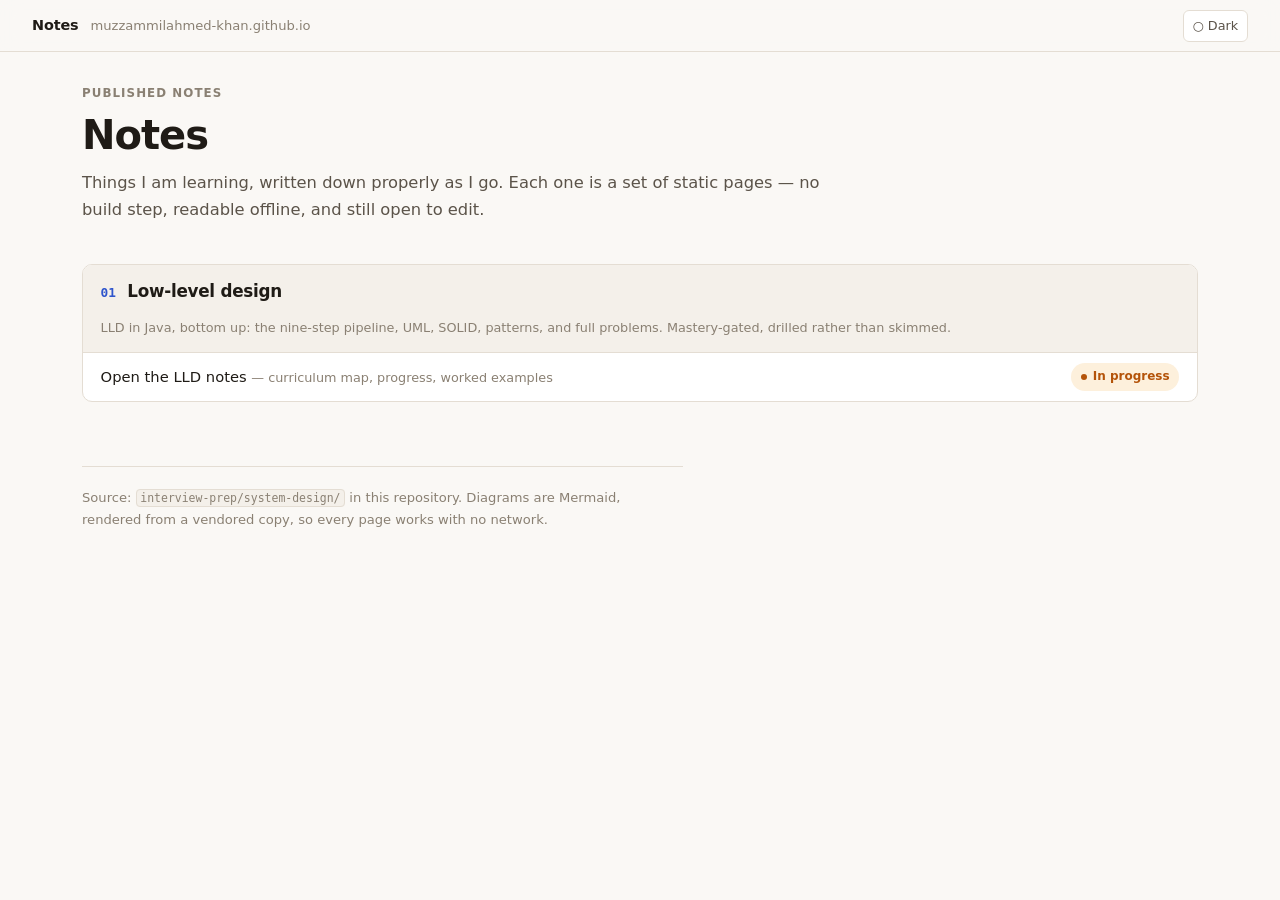
<file: index.html>
<!DOCTYPE html>
<html lang="en">
<head>
<meta charset="utf-8">
<meta name="viewport" content="width=device-width, initial-scale=1">
<title>Muzzammil &mdash; Notes</title>
<link rel="stylesheet" href="interview-prep/system-design/assets/notes.css">
</head>
<body>

<nav class="topbar">
  <a class="home" href="index.html">Notes</a>
  <span class="crumb">muzzammilahmed-khan.github.io</span>
  <span class="spacer"></span>
  <button class="iconbtn" data-theme-toggle type="button">&#9675; Dark</button>
</nav>

<div class="wrap">

  <header class="hero">
    <div class="eyebrow">Published notes</div>
    <h1>Notes</h1>
    <p>Things I am learning, written down properly as I go. Each one is a set of static pages
    &mdash; no build step, readable offline, and still open to edit.</p>
  </header>

  <section class="module">
    <header>
      <span class="mnum">01</span>
      <h2>Low-level design</h2>
      <span class="mnote">LLD in Java, bottom up: the nine-step pipeline, UML, SOLID, patterns, and full problems. Mastery-gated, drilled rather than skimmed.</span>
    </header>
    <ul class="topics">
      <li>
        <a href="interview-prep/system-design/index.html">
          <span class="tname">Open the LLD notes <span class="tnote">&mdash; curriculum map, progress, worked examples</span></span>
          <span class="chip chip-learning">In progress</span>
        </a>
      </li>
    </ul>
  </section>

  <div class="footer">
    <p>Source: <code>interview-prep/system-design/</code> in this repository. Diagrams are Mermaid,
    rendered from a vendored copy, so every page works with no network.</p>
  </div>

</div>

<script src="interview-prep/system-design/assets/notes.js"></script>
</body>
</html>
</file>
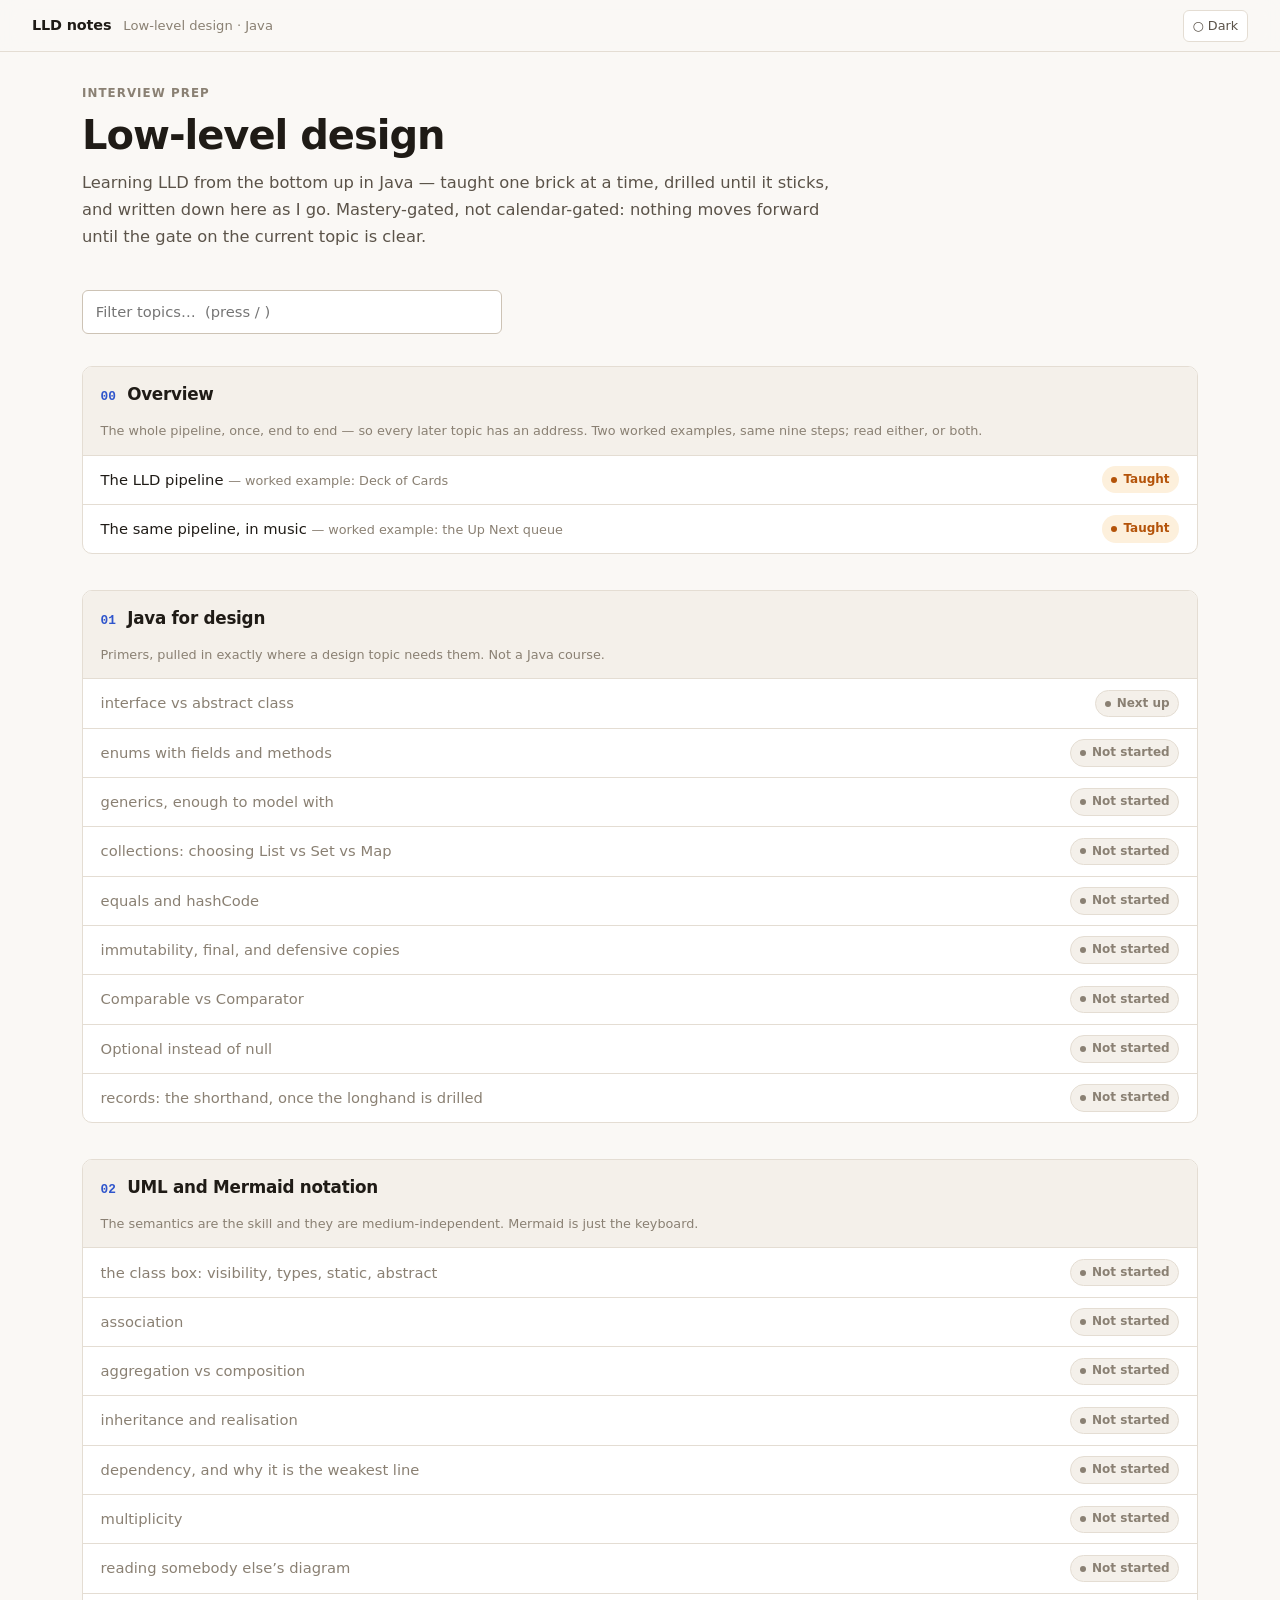
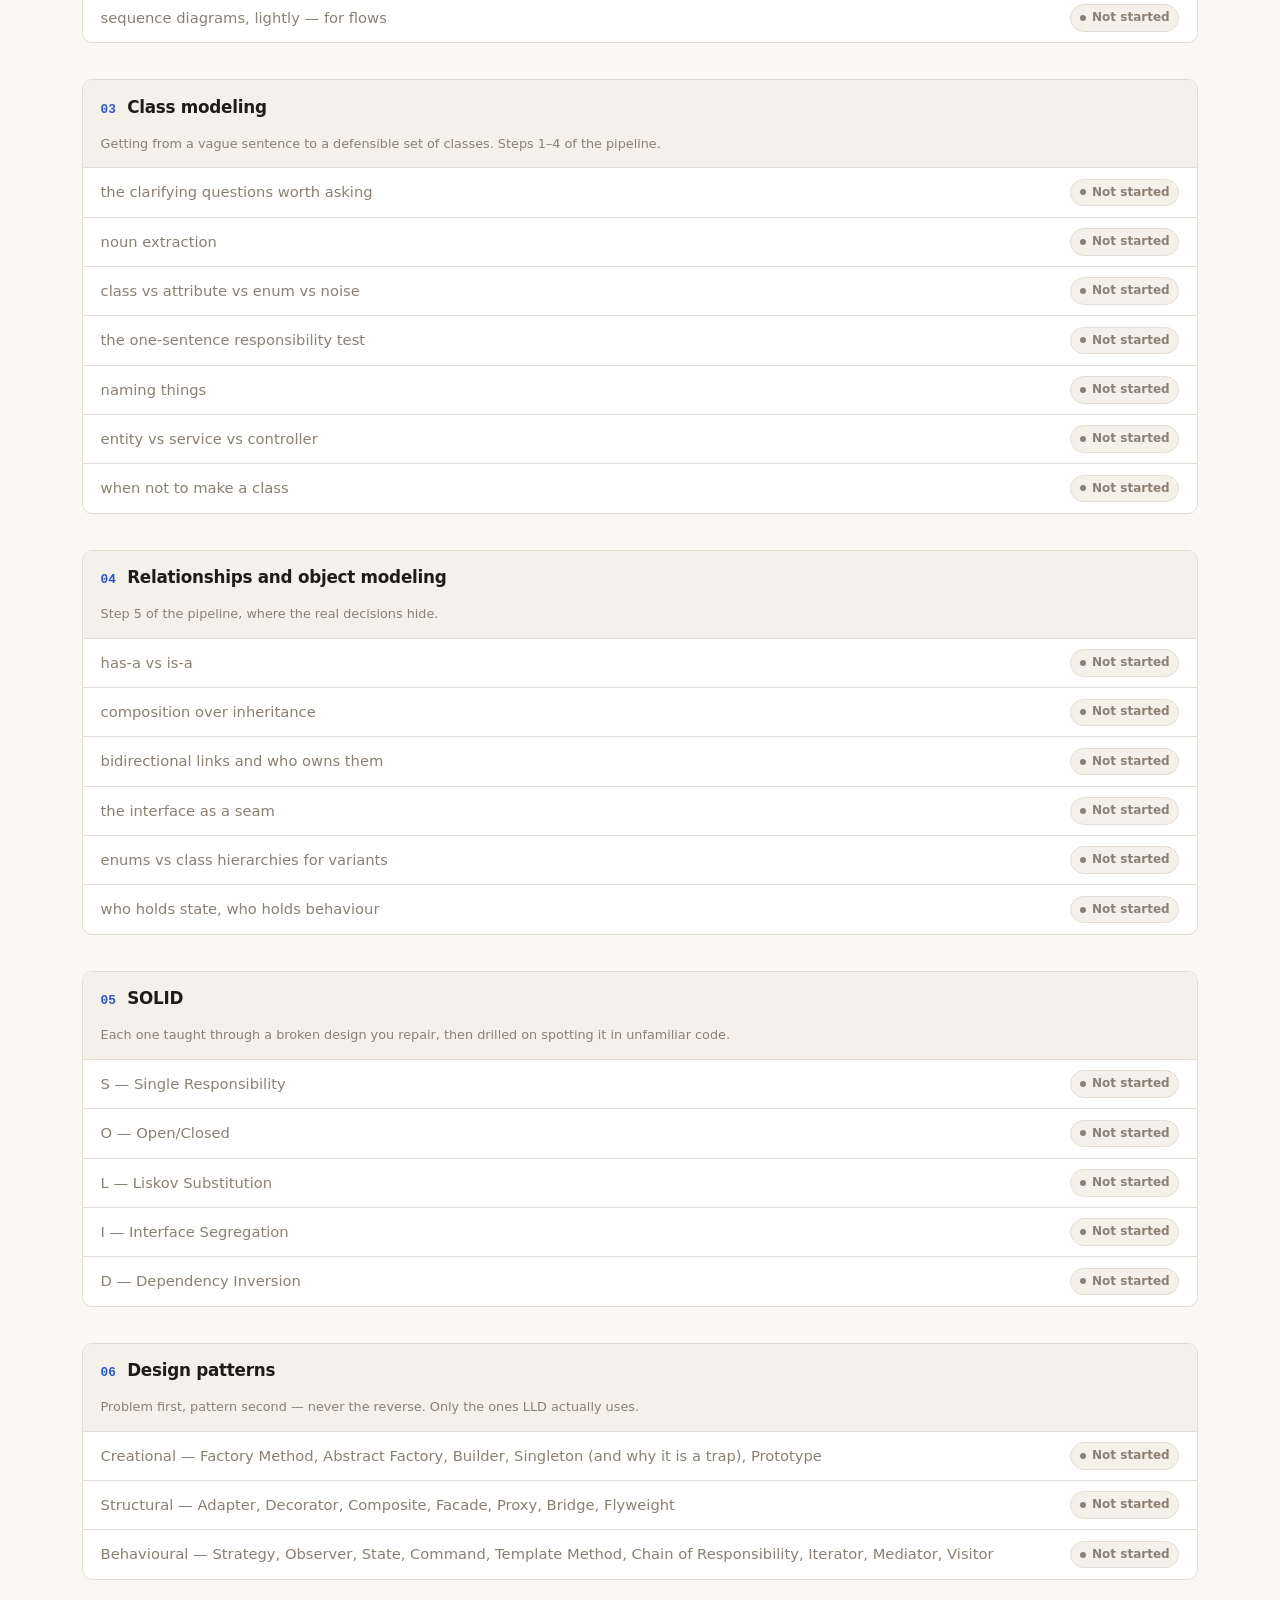
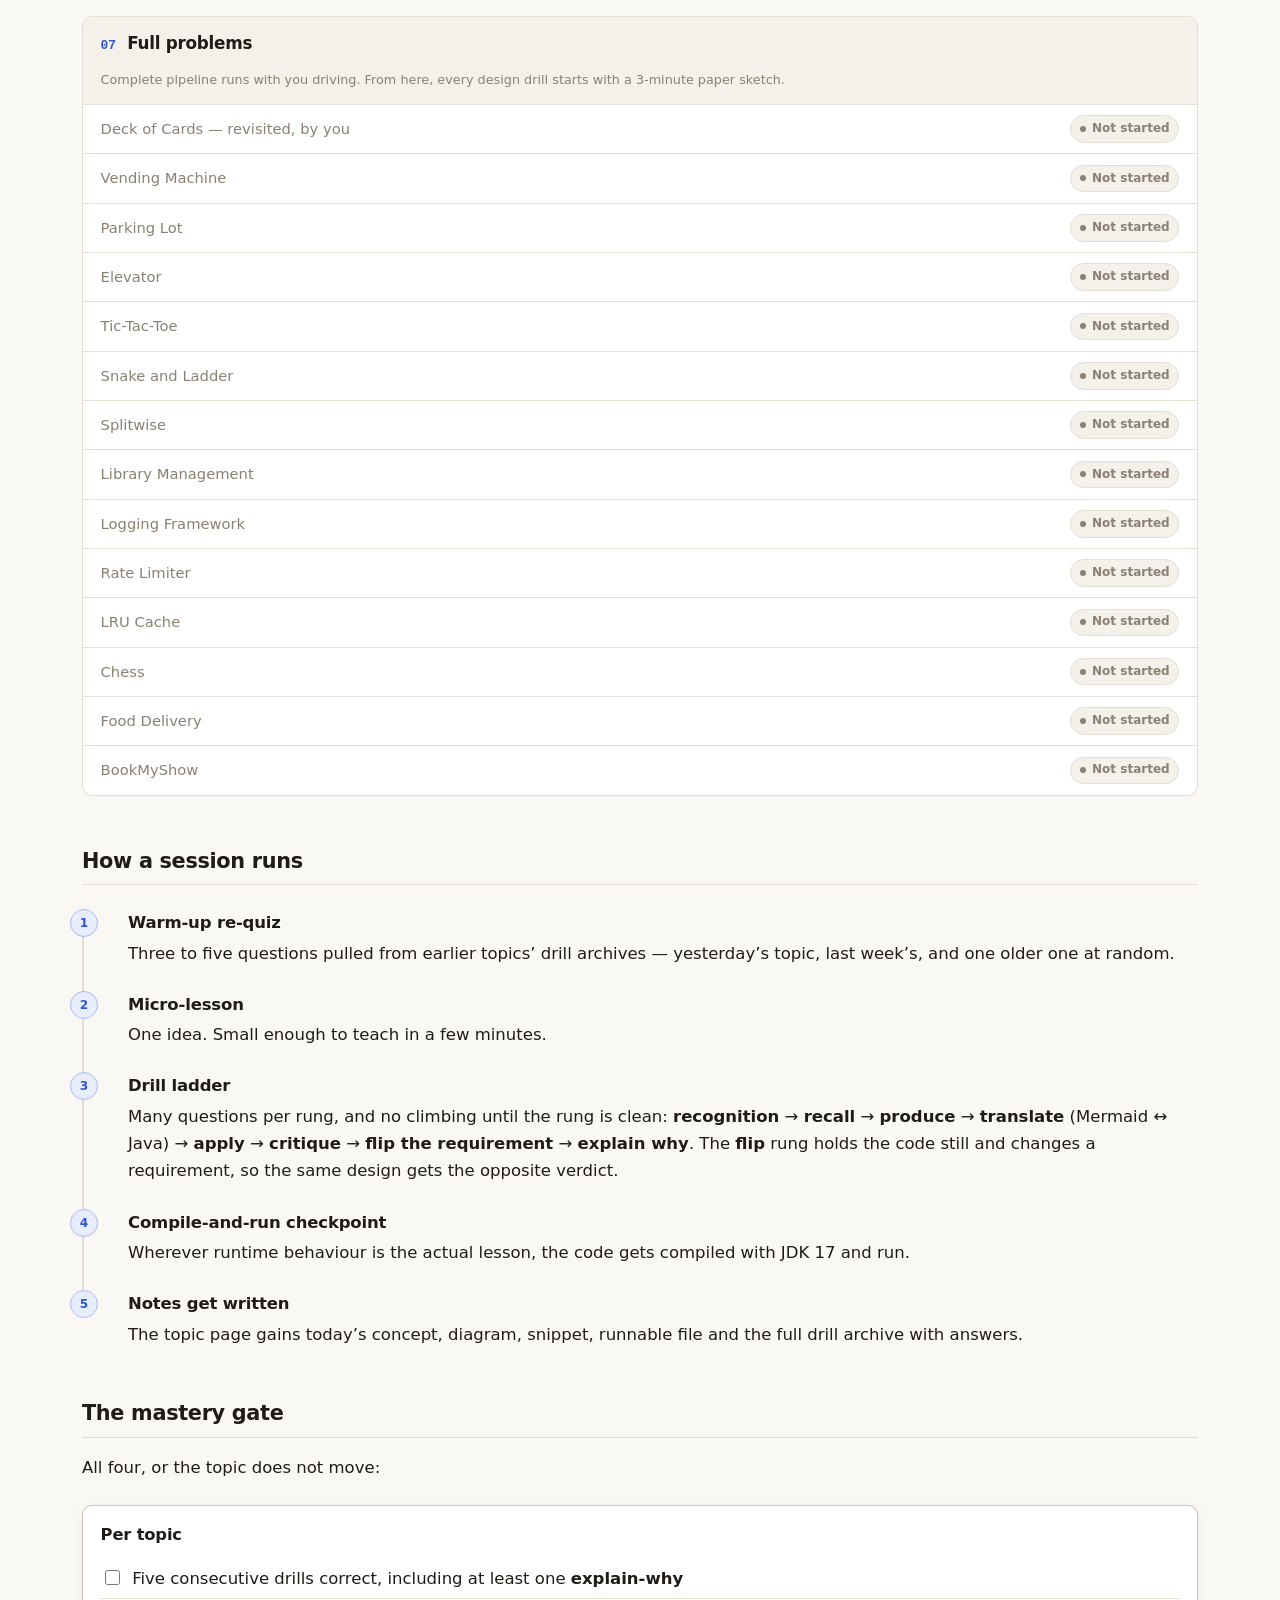
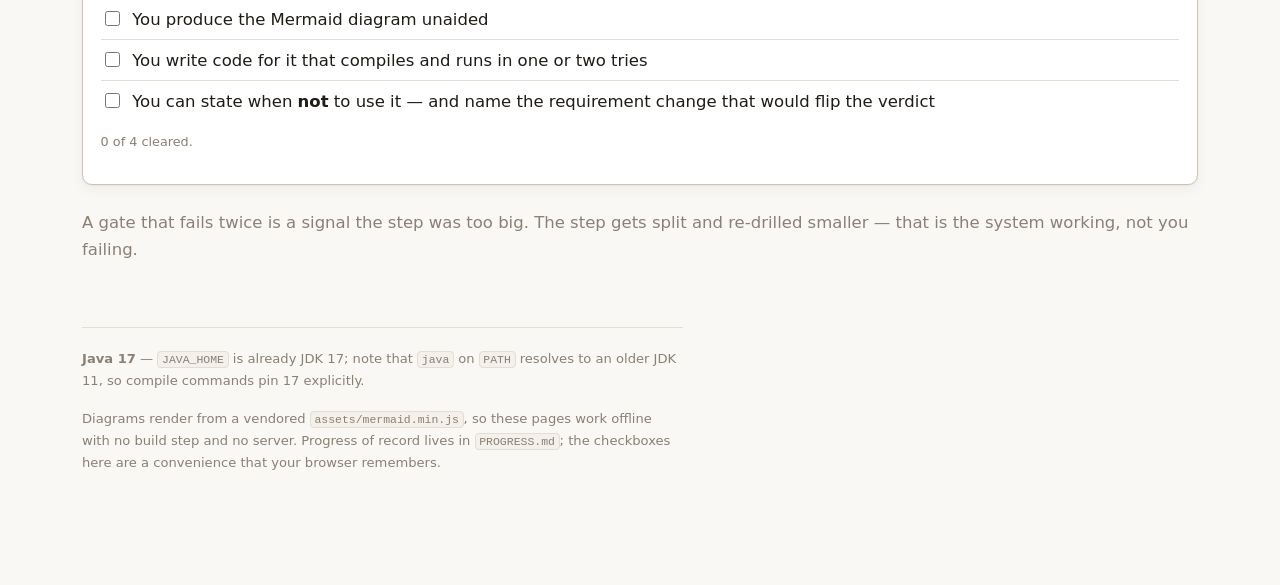
<file: interview-prep/system-design/index.html>
<!DOCTYPE html>
<html lang="en">
<head>
<meta charset="utf-8">
<meta name="viewport" content="width=device-width, initial-scale=1">
<title>LLD Notes</title>
<link rel="stylesheet" href="assets/notes.css">
</head>
<body>

<nav class="topbar">
  <a class="home" href="index.html">LLD notes</a>
  <span class="crumb">Low-level design &middot; Java</span>
  <span class="spacer"></span>
  <button class="iconbtn" data-theme-toggle type="button">&#9675; Dark</button>
</nav>

<div class="wrap">

  <header class="hero">
    <div class="eyebrow">Interview prep</div>
    <h1>Low-level design</h1>
    <p>Learning LLD from the bottom up in Java &mdash; taught one brick at a time, drilled until it
    sticks, and written down here as I go. Mastery-gated, not calendar-gated: nothing moves forward
    until the gate on the current topic is clear.</p>
  </header>

  <div class="searchwrap">
    <input type="search" id="topicSearch" placeholder="Filter topics&hellip;  (press / )" autocomplete="off">
  </div>
  <p class="search-empty">No topic matches that.</p>

  <section class="module">
    <header>
      <span class="mnum">00</span>
      <h2 id="overview">Overview</h2>
      <span class="mnote">The whole pipeline, once, end to end &mdash; so every later topic has an address. Two worked examples, same nine steps; read either, or both.</span>
    </header>
    <ul class="topics">
      <li>
        <a href="00-overview/lld-process-map.html">
          <span class="tname">The LLD pipeline <span class="tnote">&mdash; worked example: Deck of Cards</span></span>
          <span class="chip chip-learning">Taught</span>
        </a>
      </li>
      <li>
        <a href="00-overview/music-queue.html">
          <span class="tname">The same pipeline, in music <span class="tnote">&mdash; worked example: the Up Next queue</span></span>
          <span class="chip chip-learning">Taught</span>
        </a>
      </li>
    </ul>
  </section>

  <section class="module">
    <header>
      <span class="mnum">01</span>
      <h2 id="java-for-design">Java for design</h2>
      <span class="mnote">Primers, pulled in exactly where a design topic needs them. Not a Java course.</span>
    </header>
    <ul class="topics">
      <li><span class="pending"><span class="tname">interface vs abstract class</span><span class="chip chip-todo">Next up</span></span></li>
      <li><span class="pending"><span class="tname">enums with fields and methods</span><span class="chip chip-todo">Not started</span></span></li>
      <li><span class="pending"><span class="tname">generics, enough to model with</span><span class="chip chip-todo">Not started</span></span></li>
      <li><span class="pending"><span class="tname">collections: choosing List vs Set vs Map</span><span class="chip chip-todo">Not started</span></span></li>
      <li><span class="pending"><span class="tname">equals and hashCode</span><span class="chip chip-todo">Not started</span></span></li>
      <li><span class="pending"><span class="tname">immutability, final, and defensive copies</span><span class="chip chip-todo">Not started</span></span></li>
      <li><span class="pending"><span class="tname">Comparable vs Comparator</span><span class="chip chip-todo">Not started</span></span></li>
      <li><span class="pending"><span class="tname">Optional instead of null</span><span class="chip chip-todo">Not started</span></span></li>
      <li><span class="pending"><span class="tname">records: the shorthand, once the longhand is drilled</span><span class="chip chip-todo">Not started</span></span></li>
    </ul>
  </section>

  <section class="module">
    <header>
      <span class="mnum">02</span>
      <h2 id="uml-and-mermaid-notation">UML and Mermaid notation</h2>
      <span class="mnote">The semantics are the skill and they are medium-independent. Mermaid is just the keyboard.</span>
    </header>
    <ul class="topics">
      <li><span class="pending"><span class="tname">the class box: visibility, types, static, abstract</span><span class="chip chip-todo">Not started</span></span></li>
      <li><span class="pending"><span class="tname">association</span><span class="chip chip-todo">Not started</span></span></li>
      <li><span class="pending"><span class="tname">aggregation vs composition</span><span class="chip chip-todo">Not started</span></span></li>
      <li><span class="pending"><span class="tname">inheritance and realisation</span><span class="chip chip-todo">Not started</span></span></li>
      <li><span class="pending"><span class="tname">dependency, and why it is the weakest line</span><span class="chip chip-todo">Not started</span></span></li>
      <li><span class="pending"><span class="tname">multiplicity</span><span class="chip chip-todo">Not started</span></span></li>
      <li><span class="pending"><span class="tname">reading somebody else&rsquo;s diagram</span><span class="chip chip-todo">Not started</span></span></li>
      <li><span class="pending"><span class="tname">sequence diagrams, lightly &mdash; for flows</span><span class="chip chip-todo">Not started</span></span></li>
    </ul>
  </section>

  <section class="module">
    <header>
      <span class="mnum">03</span>
      <h2 id="class-modeling">Class modeling</h2>
      <span class="mnote">Getting from a vague sentence to a defensible set of classes. Steps 1&ndash;4 of the pipeline.</span>
    </header>
    <ul class="topics">
      <li><span class="pending"><span class="tname">the clarifying questions worth asking</span><span class="chip chip-todo">Not started</span></span></li>
      <li><span class="pending"><span class="tname">noun extraction</span><span class="chip chip-todo">Not started</span></span></li>
      <li><span class="pending"><span class="tname">class vs attribute vs enum vs noise</span><span class="chip chip-todo">Not started</span></span></li>
      <li><span class="pending"><span class="tname">the one-sentence responsibility test</span><span class="chip chip-todo">Not started</span></span></li>
      <li><span class="pending"><span class="tname">naming things</span><span class="chip chip-todo">Not started</span></span></li>
      <li><span class="pending"><span class="tname">entity vs service vs controller</span><span class="chip chip-todo">Not started</span></span></li>
      <li><span class="pending"><span class="tname">when not to make a class</span><span class="chip chip-todo">Not started</span></span></li>
    </ul>
  </section>

  <section class="module">
    <header>
      <span class="mnum">04</span>
      <h2 id="relationships-and-object-modeling">Relationships and object modeling</h2>
      <span class="mnote">Step 5 of the pipeline, where the real decisions hide.</span>
    </header>
    <ul class="topics">
      <li><span class="pending"><span class="tname">has-a vs is-a</span><span class="chip chip-todo">Not started</span></span></li>
      <li><span class="pending"><span class="tname">composition over inheritance</span><span class="chip chip-todo">Not started</span></span></li>
      <li><span class="pending"><span class="tname">bidirectional links and who owns them</span><span class="chip chip-todo">Not started</span></span></li>
      <li><span class="pending"><span class="tname">the interface as a seam</span><span class="chip chip-todo">Not started</span></span></li>
      <li><span class="pending"><span class="tname">enums vs class hierarchies for variants</span><span class="chip chip-todo">Not started</span></span></li>
      <li><span class="pending"><span class="tname">who holds state, who holds behaviour</span><span class="chip chip-todo">Not started</span></span></li>
    </ul>
  </section>

  <section class="module">
    <header>
      <span class="mnum">05</span>
      <h2 id="solid">SOLID</h2>
      <span class="mnote">Each one taught through a broken design you repair, then drilled on spotting it in unfamiliar code.</span>
    </header>
    <ul class="topics">
      <li><span class="pending"><span class="tname">S &mdash; Single Responsibility</span><span class="chip chip-todo">Not started</span></span></li>
      <li><span class="pending"><span class="tname">O &mdash; Open/Closed</span><span class="chip chip-todo">Not started</span></span></li>
      <li><span class="pending"><span class="tname">L &mdash; Liskov Substitution</span><span class="chip chip-todo">Not started</span></span></li>
      <li><span class="pending"><span class="tname">I &mdash; Interface Segregation</span><span class="chip chip-todo">Not started</span></span></li>
      <li><span class="pending"><span class="tname">D &mdash; Dependency Inversion</span><span class="chip chip-todo">Not started</span></span></li>
    </ul>
  </section>

  <section class="module">
    <header>
      <span class="mnum">06</span>
      <h2 id="design-patterns">Design patterns</h2>
      <span class="mnote">Problem first, pattern second &mdash; never the reverse. Only the ones LLD actually uses.</span>
    </header>
    <ul class="topics">
      <li><span class="pending"><span class="tname">Creational &mdash; Factory Method, Abstract Factory, Builder, Singleton (and why it is a trap), Prototype</span><span class="chip chip-todo">Not started</span></span></li>
      <li><span class="pending"><span class="tname">Structural &mdash; Adapter, Decorator, Composite, Facade, Proxy, Bridge, Flyweight</span><span class="chip chip-todo">Not started</span></span></li>
      <li><span class="pending"><span class="tname">Behavioural &mdash; Strategy, Observer, State, Command, Template Method, Chain of Responsibility, Iterator, Mediator, Visitor</span><span class="chip chip-todo">Not started</span></span></li>
    </ul>
  </section>

  <section class="module">
    <header>
      <span class="mnum">07</span>
      <h2 id="full-problems">Full problems</h2>
      <span class="mnote">Complete pipeline runs with you driving. From here, every design drill starts with a 3-minute paper sketch.</span>
    </header>
    <ul class="topics">
      <li><span class="pending"><span class="tname">Deck of Cards &mdash; revisited, by you</span><span class="chip chip-todo">Not started</span></span></li>
      <li><span class="pending"><span class="tname">Vending Machine</span><span class="chip chip-todo">Not started</span></span></li>
      <li><span class="pending"><span class="tname">Parking Lot</span><span class="chip chip-todo">Not started</span></span></li>
      <li><span class="pending"><span class="tname">Elevator</span><span class="chip chip-todo">Not started</span></span></li>
      <li><span class="pending"><span class="tname">Tic-Tac-Toe</span><span class="chip chip-todo">Not started</span></span></li>
      <li><span class="pending"><span class="tname">Snake and Ladder</span><span class="chip chip-todo">Not started</span></span></li>
      <li><span class="pending"><span class="tname">Splitwise</span><span class="chip chip-todo">Not started</span></span></li>
      <li><span class="pending"><span class="tname">Library Management</span><span class="chip chip-todo">Not started</span></span></li>
      <li><span class="pending"><span class="tname">Logging Framework</span><span class="chip chip-todo">Not started</span></span></li>
      <li><span class="pending"><span class="tname">Rate Limiter</span><span class="chip chip-todo">Not started</span></span></li>
      <li><span class="pending"><span class="tname">LRU Cache</span><span class="chip chip-todo">Not started</span></span></li>
      <li><span class="pending"><span class="tname">Chess</span><span class="chip chip-todo">Not started</span></span></li>
      <li><span class="pending"><span class="tname">Food Delivery</span><span class="chip chip-todo">Not started</span></span></li>
      <li><span class="pending"><span class="tname">BookMyShow</span><span class="chip chip-todo">Not started</span></span></li>
    </ul>
  </section>

  <h2 id="how-sessions-run">How a session runs</h2>

  <ol class="steps">
    <li>
      <span class="step-name">Warm-up re-quiz</span>
      Three to five questions pulled from earlier topics&rsquo; drill archives &mdash; yesterday&rsquo;s
      topic, last week&rsquo;s, and one older one at random.
    </li>
    <li>
      <span class="step-name">Micro-lesson</span>
      One idea. Small enough to teach in a few minutes.
    </li>
    <li>
      <span class="step-name">Drill ladder</span>
      Many questions per rung, and no climbing until the rung is clean:
      <strong>recognition</strong> &rarr; <strong>recall</strong> &rarr; <strong>produce</strong>
      &rarr; <strong>translate</strong> (Mermaid &harr; Java) &rarr; <strong>apply</strong>
      &rarr; <strong>critique</strong> &rarr; <strong>flip the requirement</strong>
      &rarr; <strong>explain why</strong>. The <strong>flip</strong> rung holds the code still and
      changes a requirement, so the same design gets the opposite verdict.
    </li>
    <li>
      <span class="step-name">Compile-and-run checkpoint</span>
      Wherever runtime behaviour is the actual lesson, the code gets compiled with JDK 17 and run.
    </li>
    <li>
      <span class="step-name">Notes get written</span>
      The topic page gains today&rsquo;s concept, diagram, snippet, runnable file and the full drill
      archive with answers.
    </li>
  </ol>

  <h2 id="mastery-gate">The mastery gate</h2>

  <p>All four, or the topic does not move:</p>

  <div class="gate">
    <h3>Per topic</h3>
    <ul>
      <li><input type="checkbox" id="g1"><label for="g1">Five consecutive drills correct, including at least one <strong>explain-why</strong></label></li>
      <li><input type="checkbox" id="g2"><label for="g2">You produce the Mermaid diagram unaided</label></li>
      <li><input type="checkbox" id="g3"><label for="g3">You write code for it that compiles and runs in one or two tries</label></li>
      <li><input type="checkbox" id="g4"><label for="g4">You can state when <strong>not</strong> to use it &mdash; and name the requirement change that would flip the verdict</label></li>
    </ul>
    <p class="gate-state"></p>
  </div>

  <p class="muted">A gate that fails twice is a signal the step was too big. The step gets split and
  re-drilled smaller &mdash; that is the system working, not you failing.</p>

  <div class="footer">
    <p><strong>Java 17</strong> &mdash; <code>JAVA_HOME</code> is already JDK 17; note that
    <code>java</code> on <code>PATH</code> resolves to an older JDK 11, so compile commands pin
    17 explicitly.</p>
    <p>Diagrams render from a vendored <code>assets/mermaid.min.js</code>, so these pages work
    offline with no build step and no server. Progress of record lives in <code>PROGRESS.md</code>;
    the checkboxes here are a convenience that your browser remembers.</p>
  </div>

</div>

<script src="assets/mermaid.min.js"></script>
<script src="assets/notes.js"></script>
</body>
</html>
</file>
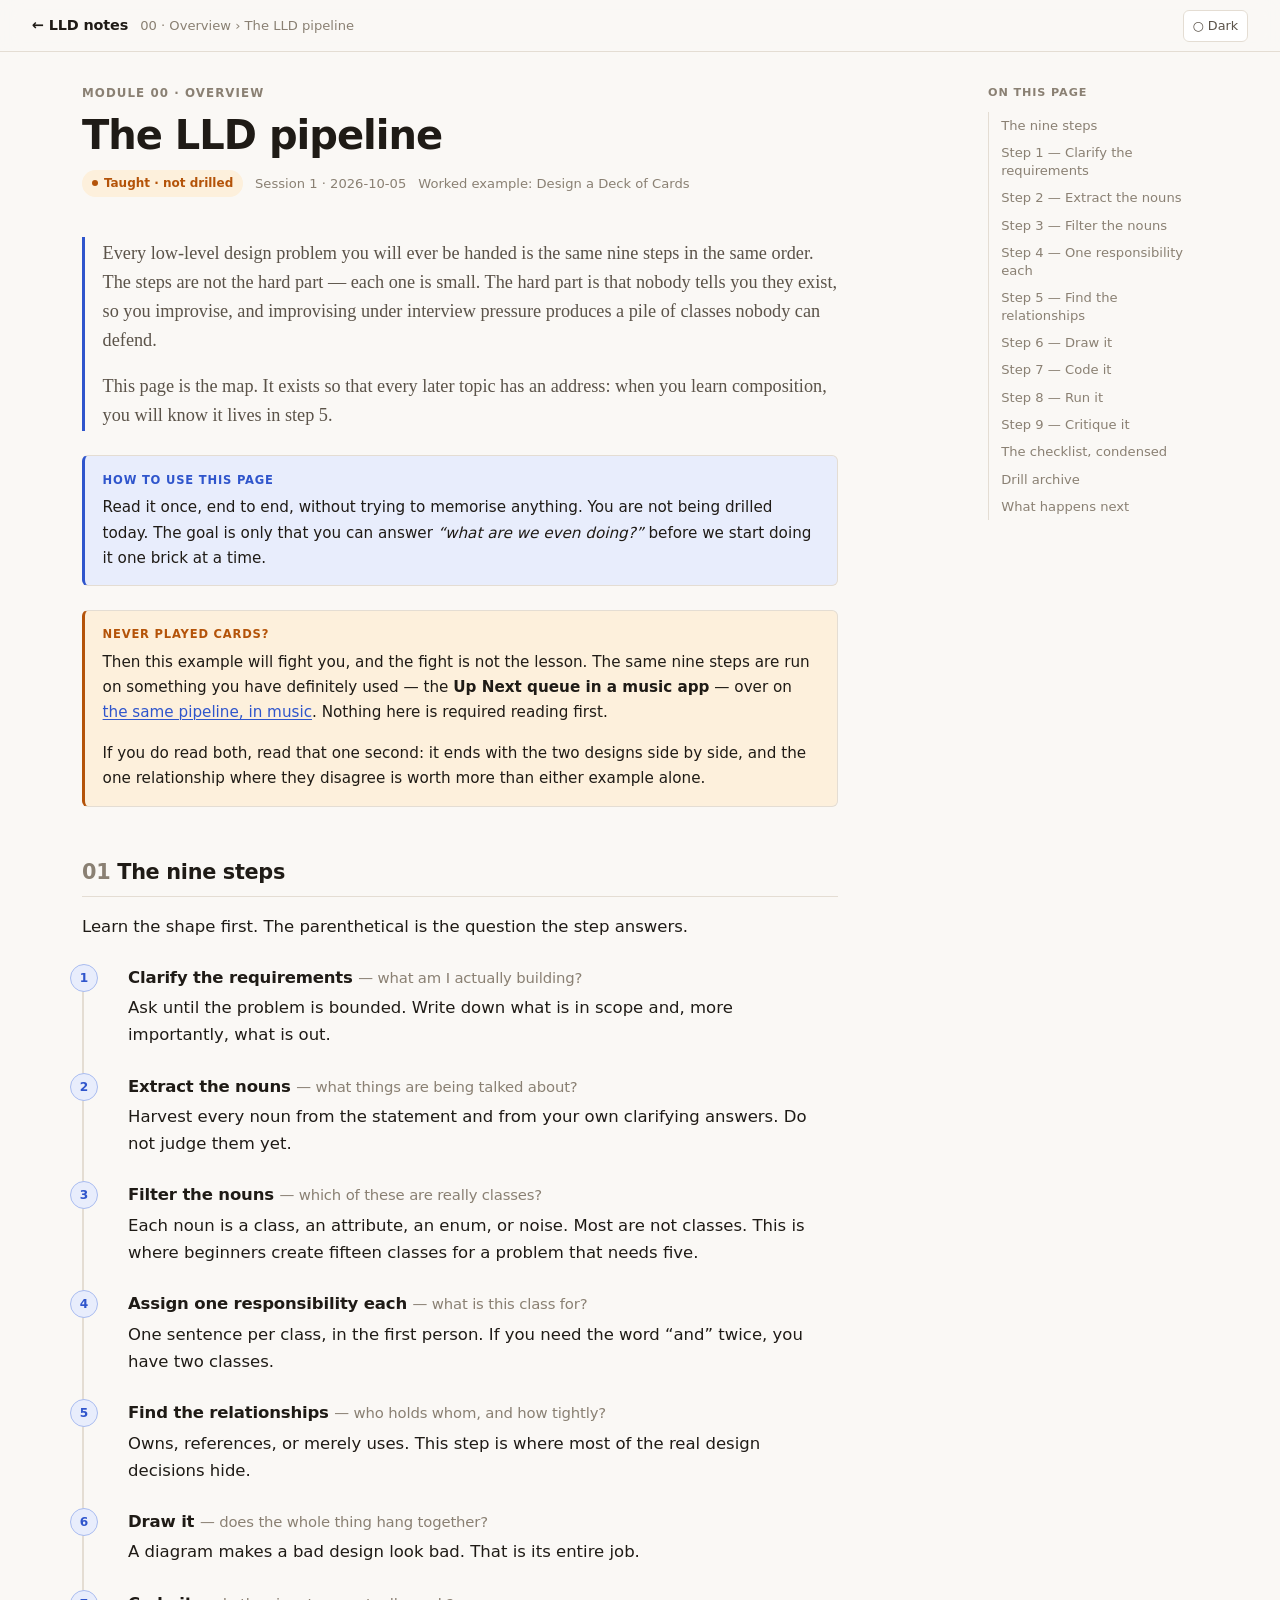
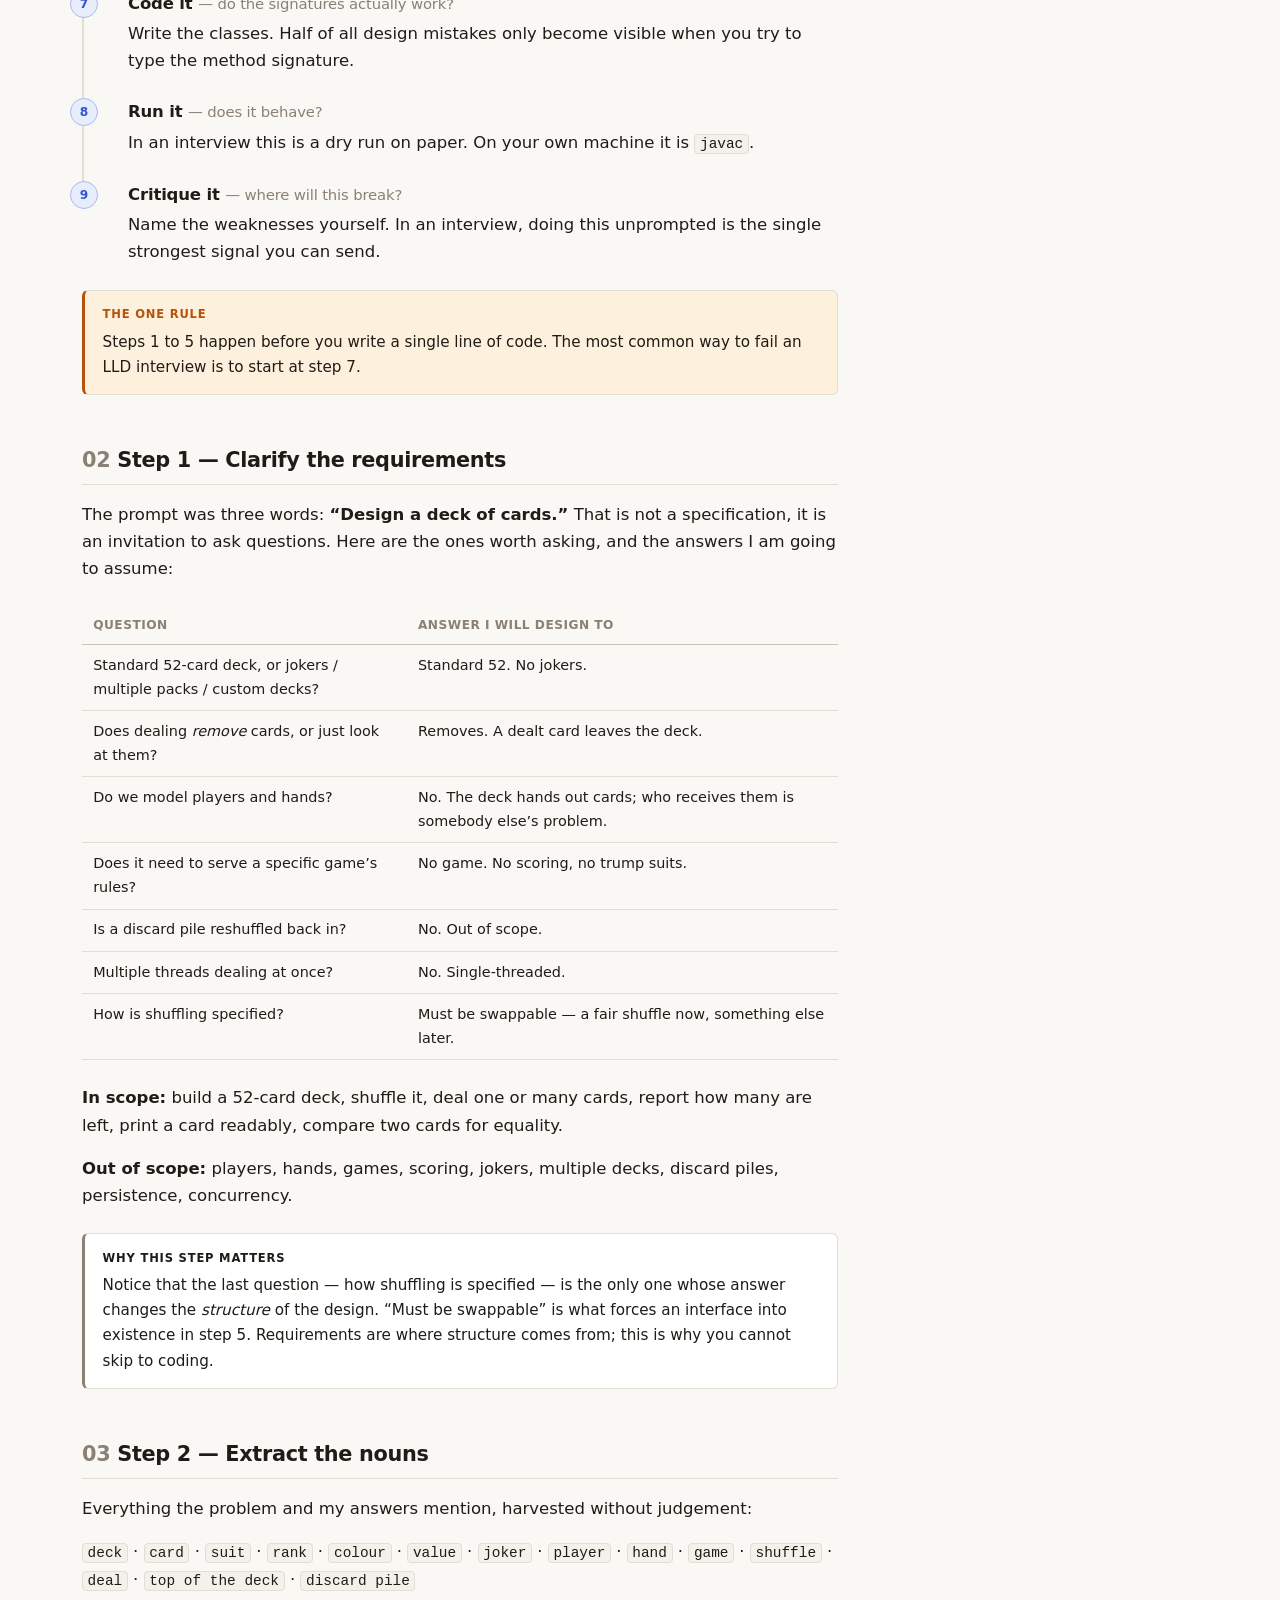
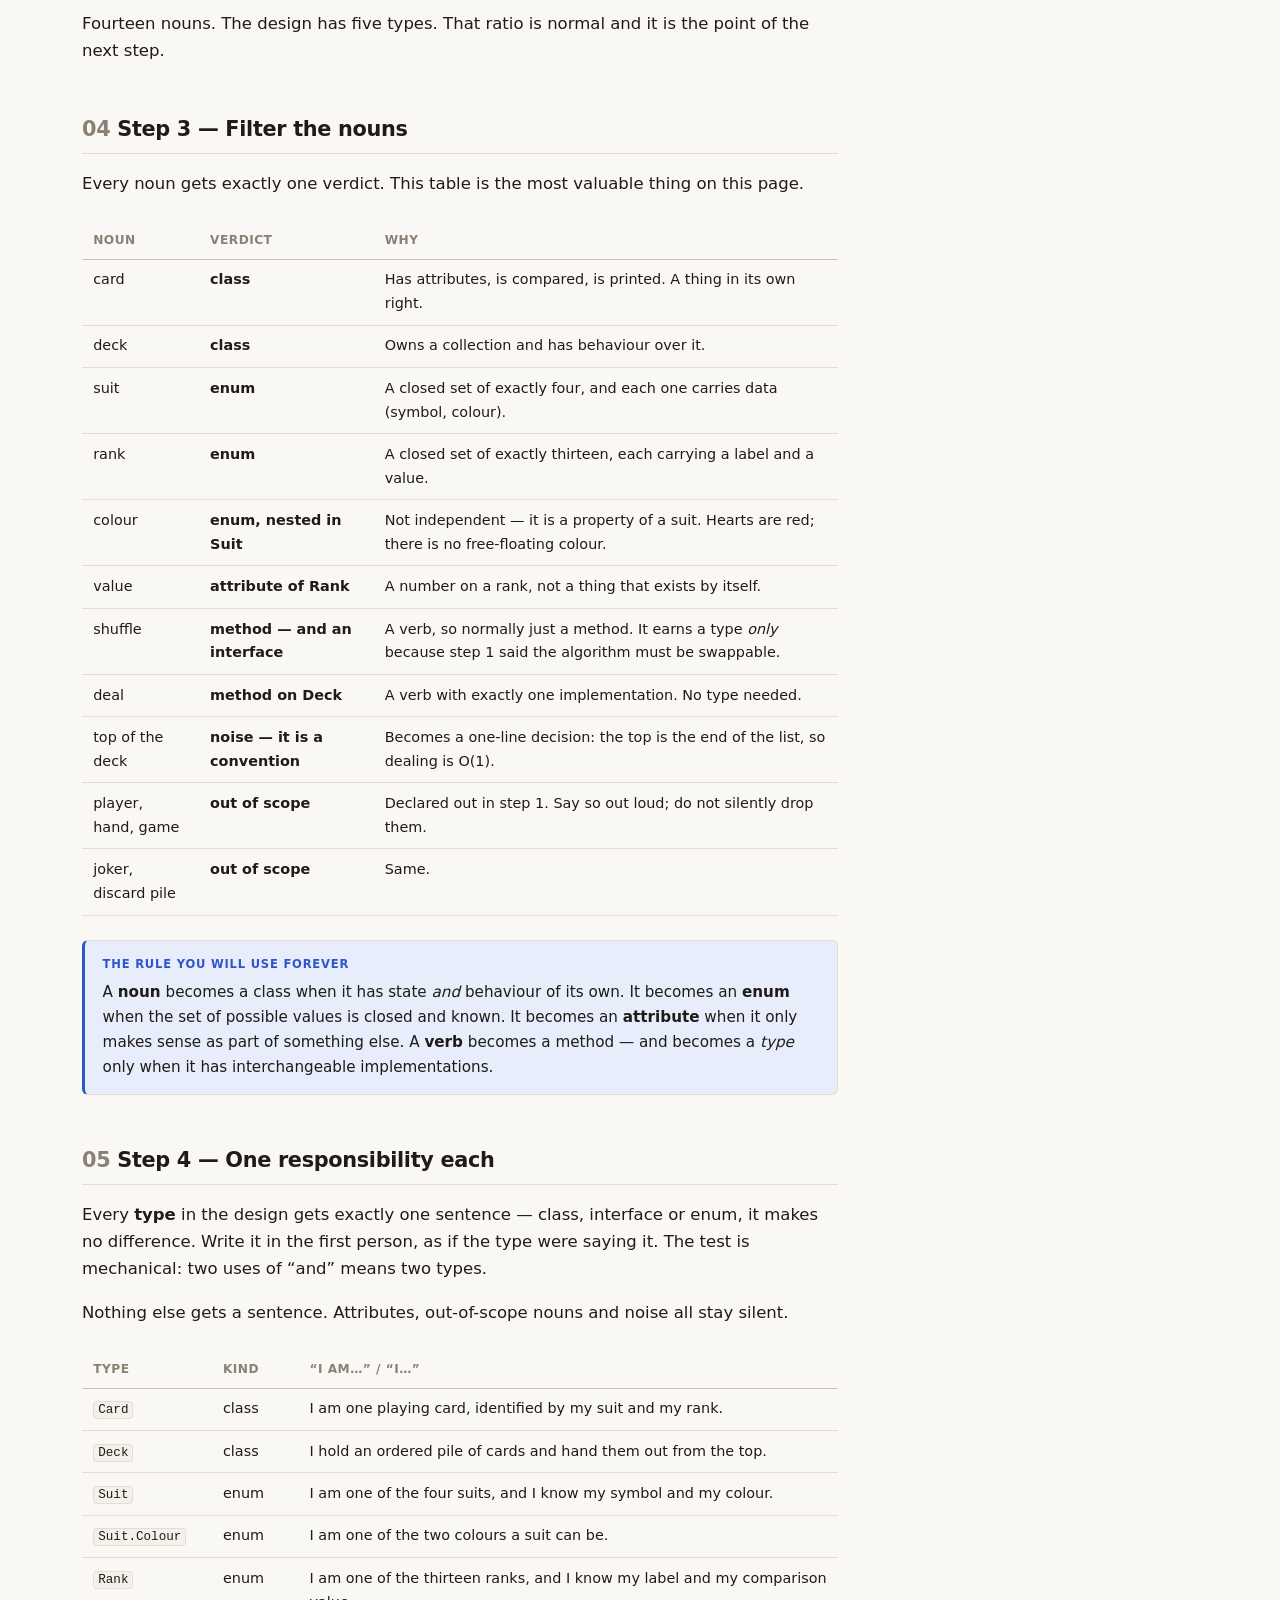
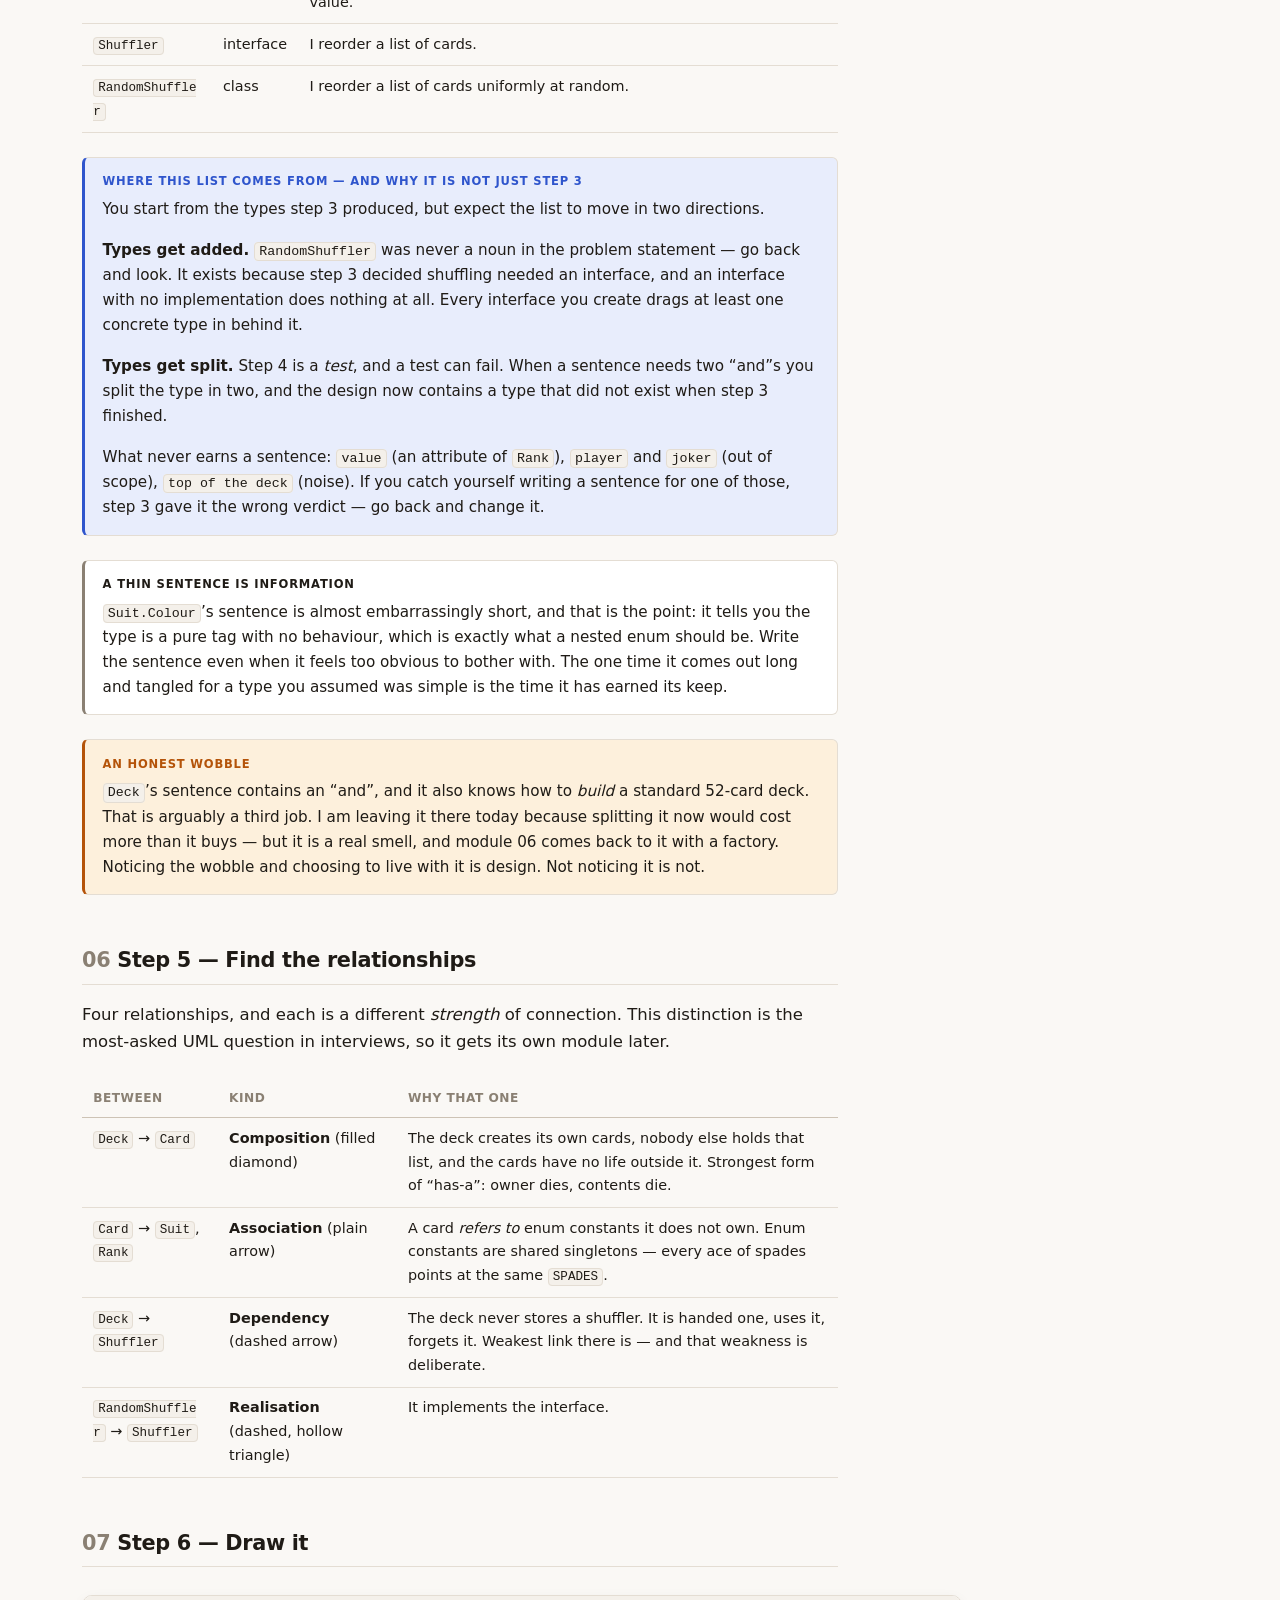
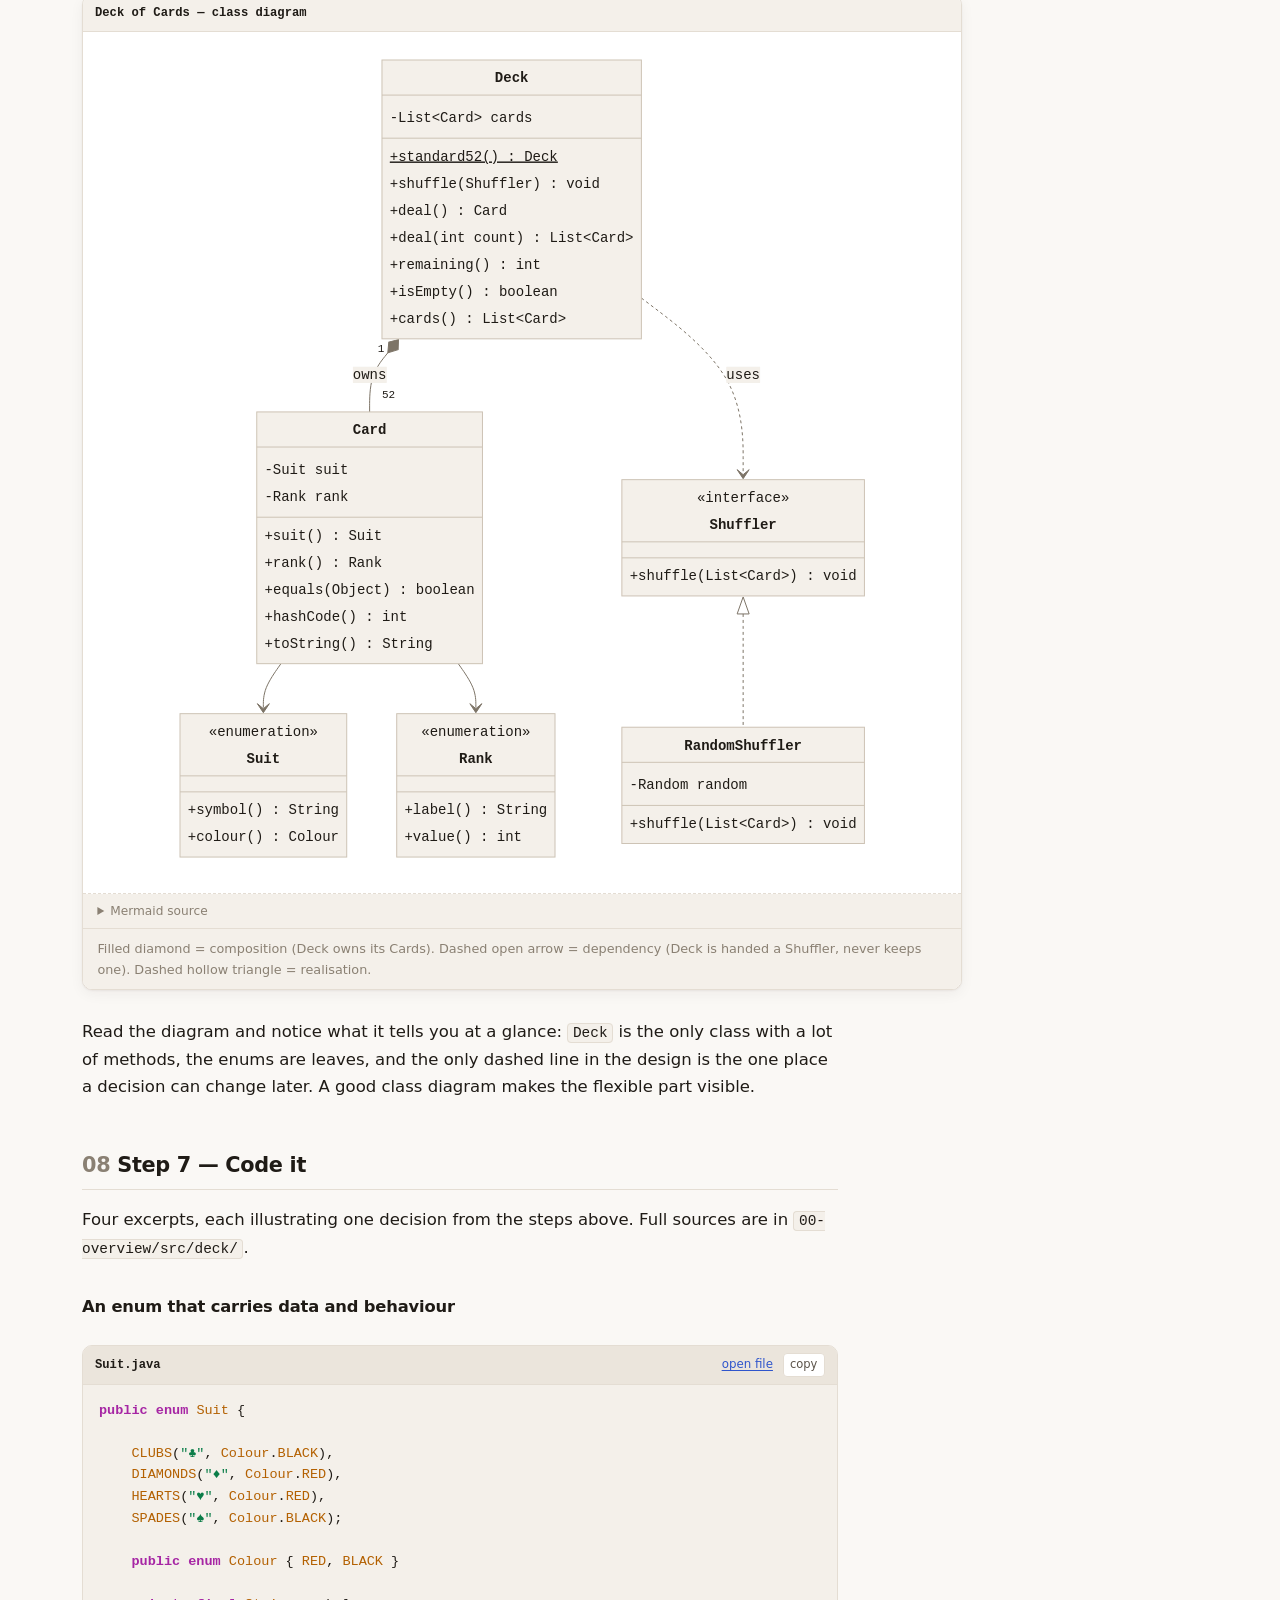
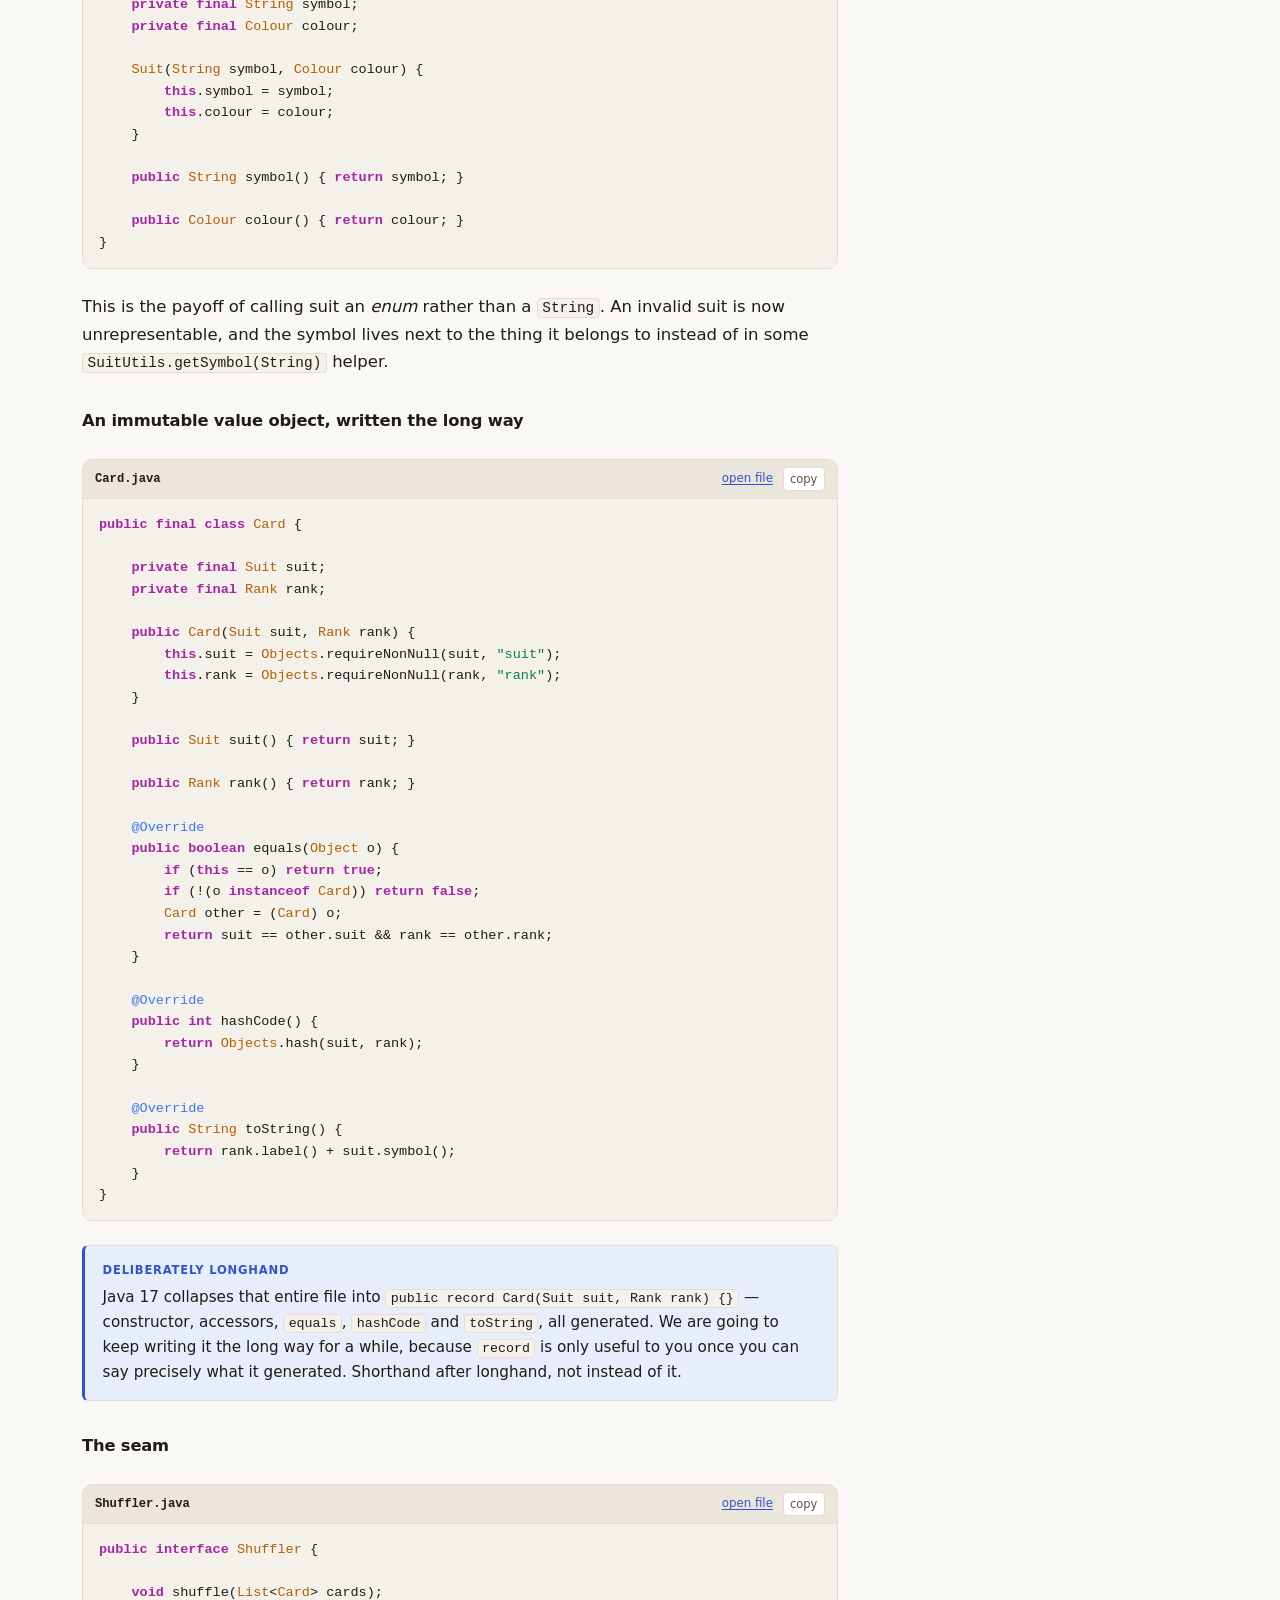
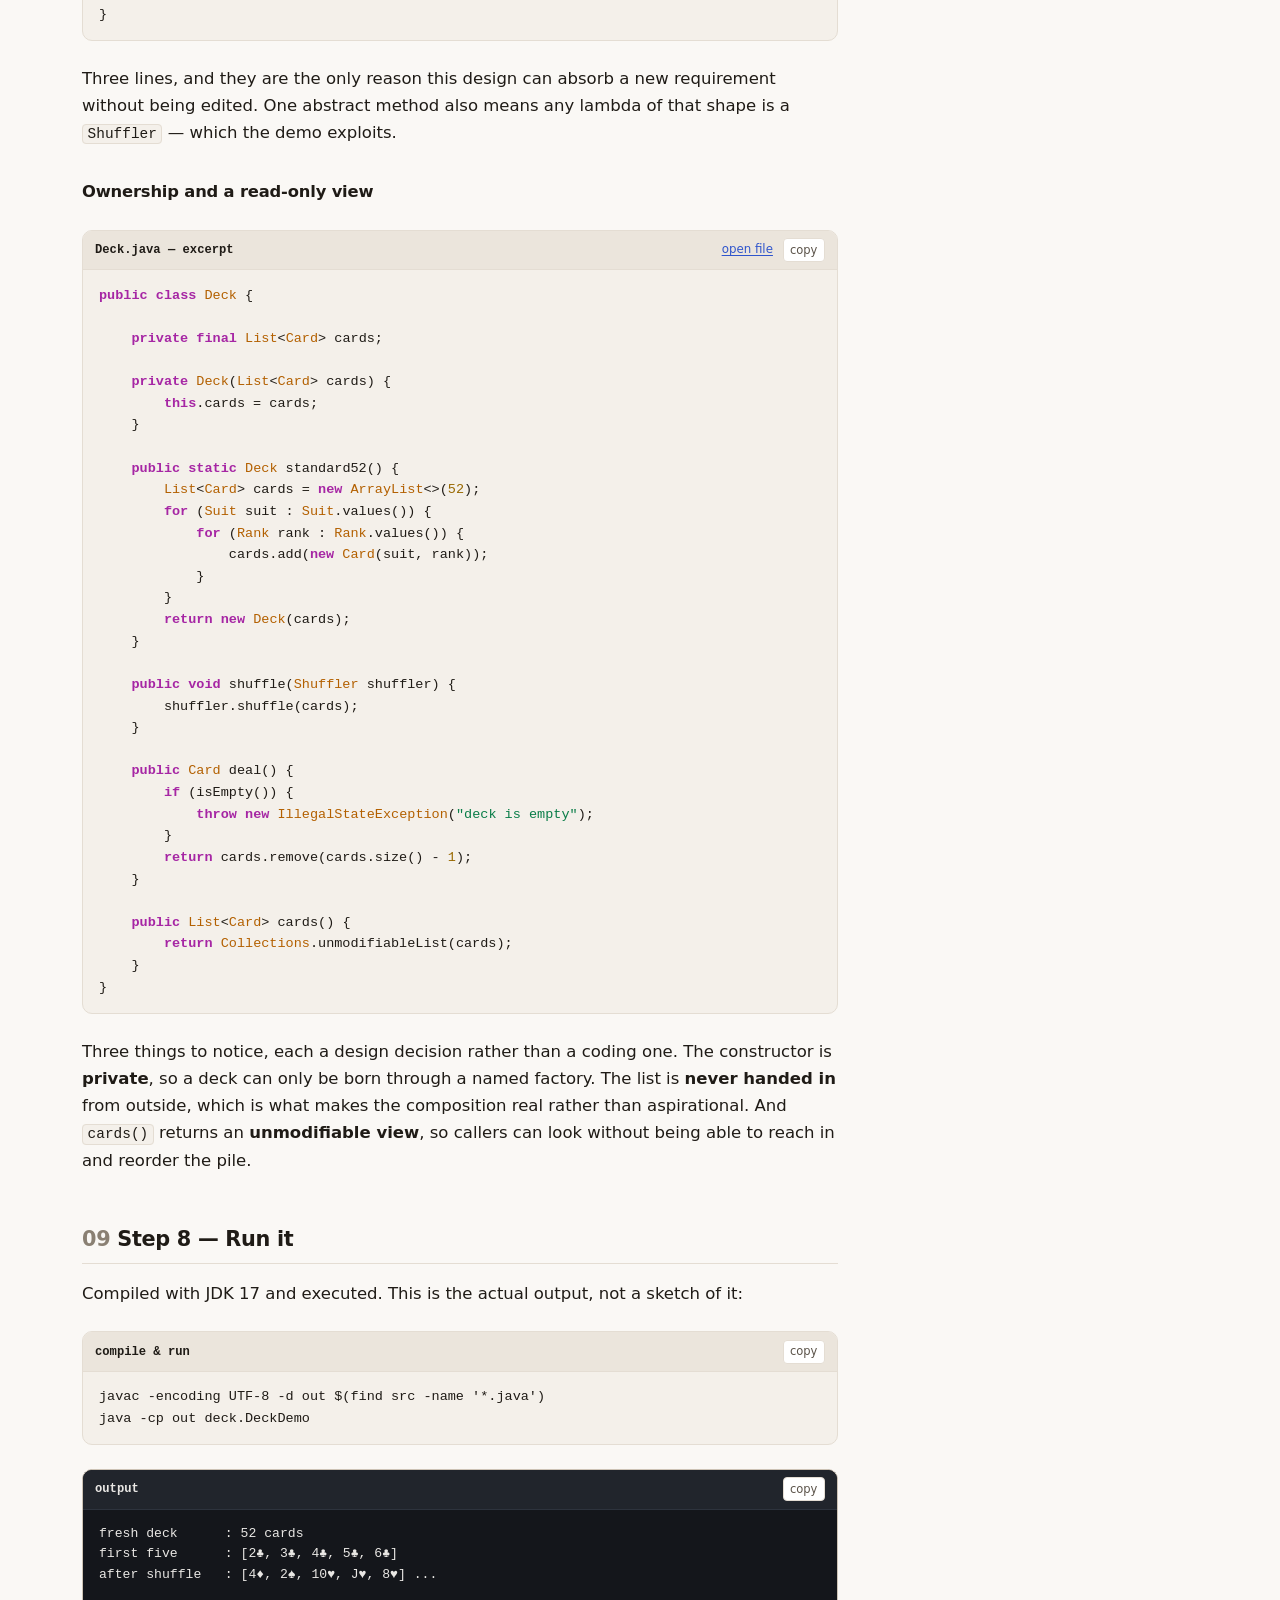
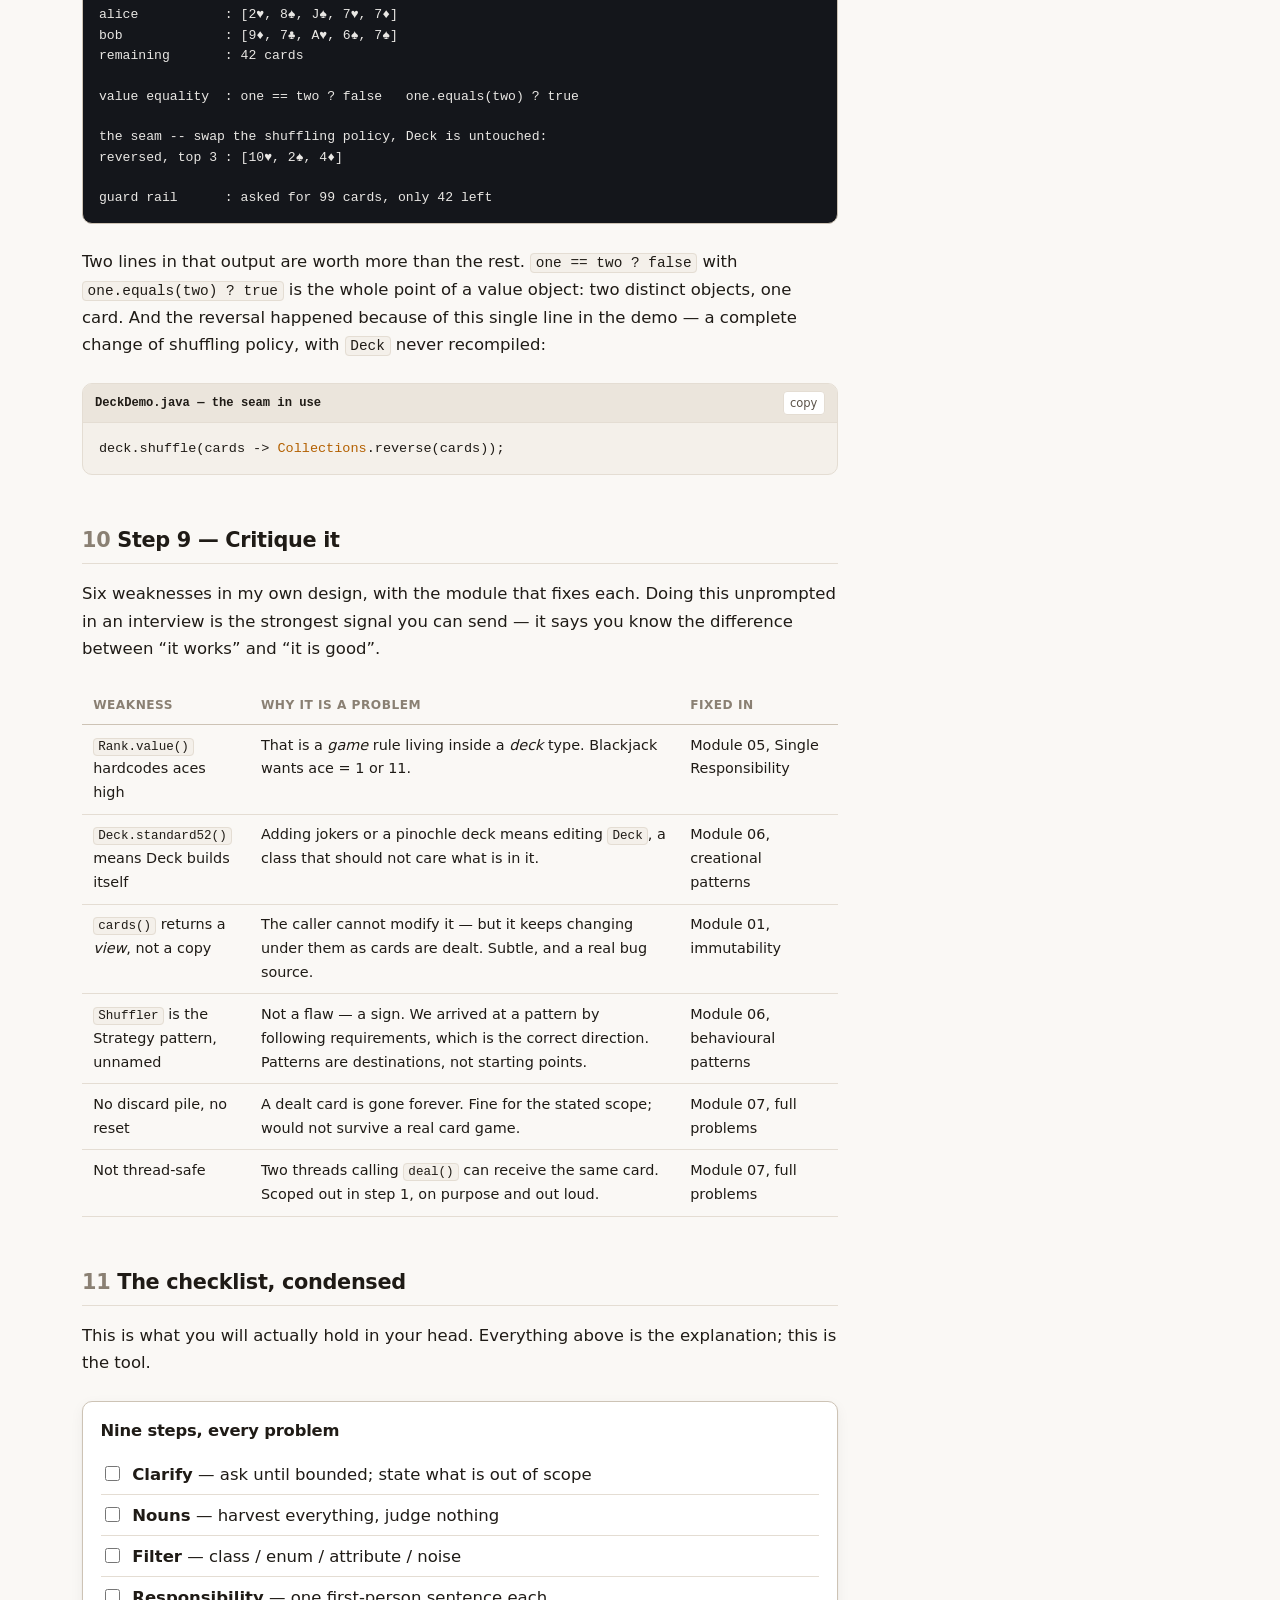
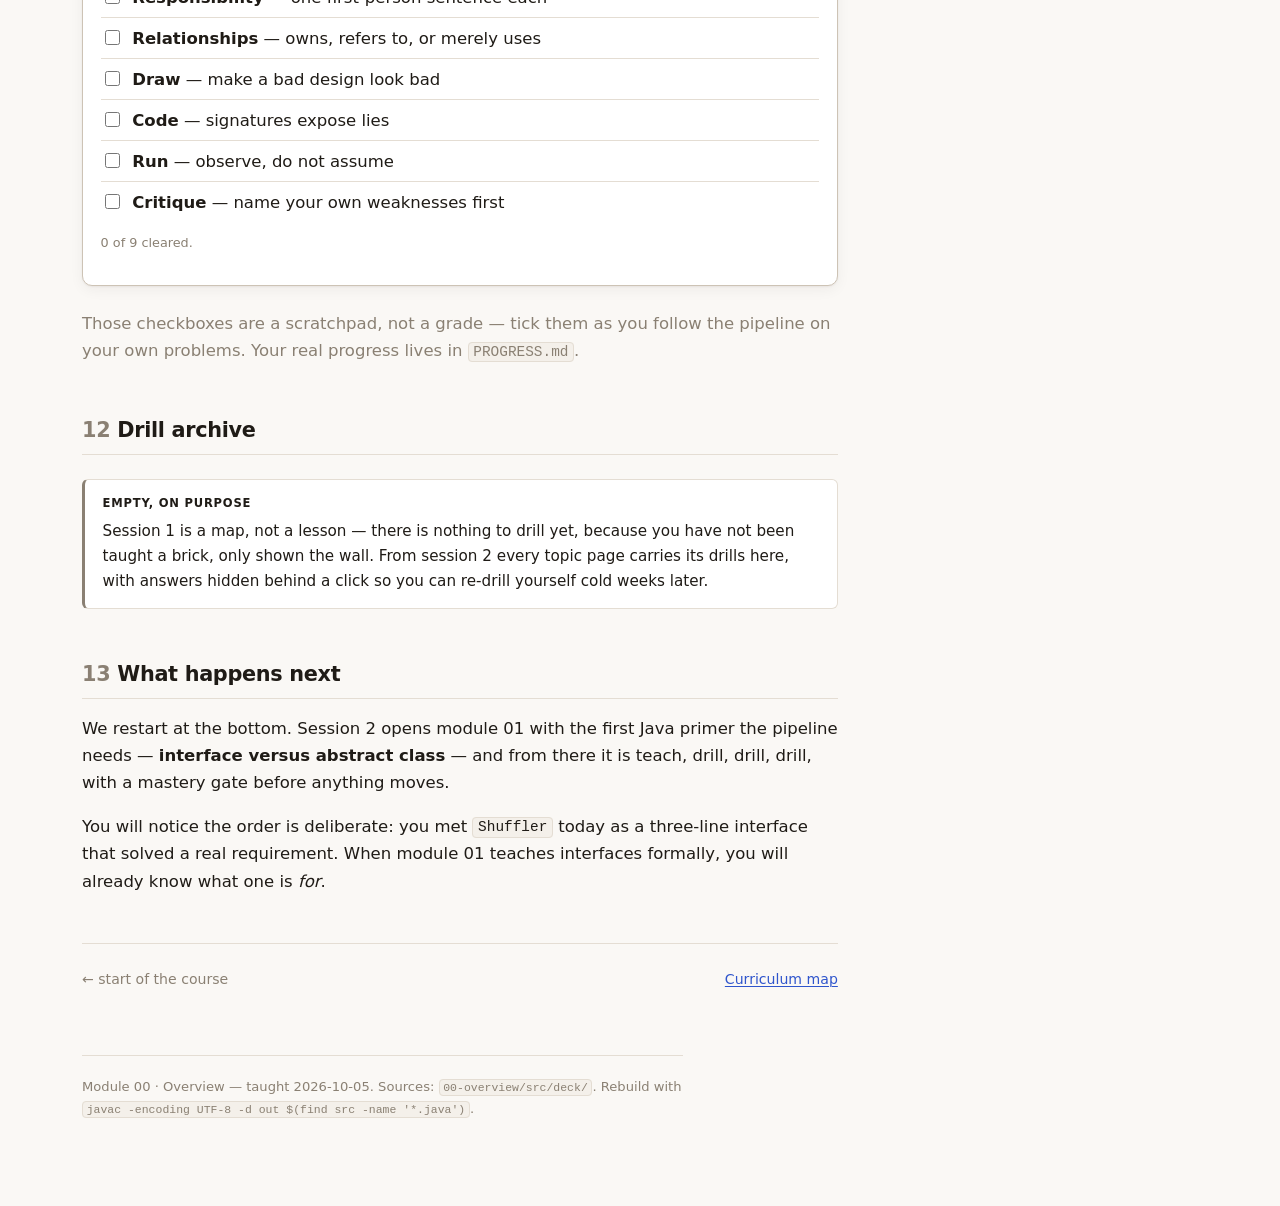
<file: interview-prep/system-design/00-overview/lld-process-map.html>
<!DOCTYPE html>
<html lang="en">
<head>
<meta charset="utf-8">
<meta name="viewport" content="width=device-width, initial-scale=1">
<title>The LLD Pipeline</title>
<link rel="stylesheet" href="../assets/notes.css">
</head>
<body>

<nav class="topbar">
  <a class="home" href="../index.html">&#8592; LLD notes</a>
  <span class="crumb">00 &middot; Overview &rsaquo; The LLD pipeline</span>
  <span class="spacer"></span>
  <button class="iconbtn" data-theme-toggle type="button">&#9675; Dark</button>
</nav>

<div class="wrap topic-layout">
<main class="content">

  <header class="page-head">
    <div class="eyebrow">Module 00 &middot; Overview</div>
    <h1>The LLD pipeline</h1>
    <div class="meta-row">
      <span class="chip chip-learning">Taught &middot; not drilled</span>
      <span>Session 1 &middot; 2026-10-05</span>
      <span>Worked example: Design a Deck of Cards</span>
    </div>
  </header>

  <div class="lede">
    <p>Every low-level design problem you will ever be handed is the same nine steps in the same
    order. The steps are not the hard part &mdash; each one is small. The hard part is that nobody
    tells you they exist, so you improvise, and improvising under interview pressure produces a
    pile of classes nobody can defend.</p>
    <p>This page is the map. It exists so that every later topic has an address: when you learn
    composition, you will know it lives in step 5.</p>
  </div>

  <div class="callout callout-key">
    <span class="label">How to use this page</span>
    <p>Read it once, end to end, without trying to memorise anything. You are not being drilled
    today. The goal is only that you can answer <em>&ldquo;what are we even doing?&rdquo;</em> before
    we start doing it one brick at a time.</p>
  </div>

  <div class="callout callout-warn">
    <span class="label">Never played cards?</span>
    <p>Then this example will fight you, and the fight is not the lesson. The same nine steps are
    run on something you have definitely used &mdash; the <strong>Up Next queue in a music app</strong>
    &mdash; over on <a href="music-queue.html">the same pipeline, in music</a>. Nothing here is
    required reading first.</p>
    <p>If you do read both, read that one second: it ends with the two designs side by side, and
    the one relationship where they disagree is worth more than either example alone.</p>
  </div>

  <h2 id="the-nine-steps"><span class="num">01</span> The nine steps</h2>

  <p>Learn the shape first. The parenthetical is the question the step answers.</p>

  <ol class="steps">
    <li>
      <span class="step-name">Clarify the requirements <span class="ask">&mdash; what am I actually building?</span></span>
      Ask until the problem is bounded. Write down what is in scope and, more importantly, what is out.
    </li>
    <li>
      <span class="step-name">Extract the nouns <span class="ask">&mdash; what things are being talked about?</span></span>
      Harvest every noun from the statement and from your own clarifying answers. Do not judge them yet.
    </li>
    <li>
      <span class="step-name">Filter the nouns <span class="ask">&mdash; which of these are really classes?</span></span>
      Each noun is a class, an attribute, an enum, or noise. Most are not classes. This is where
      beginners create fifteen classes for a problem that needs five.
    </li>
    <li>
      <span class="step-name">Assign one responsibility each <span class="ask">&mdash; what is this class for?</span></span>
      One sentence per class, in the first person. If you need the word &ldquo;and&rdquo; twice, you
      have two classes.
    </li>
    <li>
      <span class="step-name">Find the relationships <span class="ask">&mdash; who holds whom, and how tightly?</span></span>
      Owns, references, or merely uses. This step is where most of the real design decisions hide.
    </li>
    <li>
      <span class="step-name">Draw it <span class="ask">&mdash; does the whole thing hang together?</span></span>
      A diagram makes a bad design look bad. That is its entire job.
    </li>
    <li>
      <span class="step-name">Code it <span class="ask">&mdash; do the signatures actually work?</span></span>
      Write the classes. Half of all design mistakes only become visible when you try to type the
      method signature.
    </li>
    <li>
      <span class="step-name">Run it <span class="ask">&mdash; does it behave?</span></span>
      In an interview this is a dry run on paper. On your own machine it is <code>javac</code>.
    </li>
    <li>
      <span class="step-name">Critique it <span class="ask">&mdash; where will this break?</span></span>
      Name the weaknesses yourself. In an interview, doing this unprompted is the single strongest
      signal you can send.
    </li>
  </ol>

  <div class="callout callout-warn">
    <span class="label">The one rule</span>
    <p>Steps 1 to 5 happen before you write a single line of code. The most common way to fail an
    LLD interview is to start at step 7.</p>
  </div>

  <h2 id="step1-clarify-the-requirements"><span class="num">02</span> Step 1 &mdash; Clarify the requirements</h2>

  <p>The prompt was three words: <strong>&ldquo;Design a deck of cards.&rdquo;</strong> That is not
  a specification, it is an invitation to ask questions. Here are the ones worth asking, and the
  answers I am going to assume:</p>

  <div class="table-wrap">
  <table>
    <thead>
      <tr><th>Question</th><th>Answer I will design to</th></tr>
    </thead>
    <tbody>
      <tr><td>Standard 52-card deck, or jokers / multiple packs / custom decks?</td><td>Standard 52. No jokers.</td></tr>
      <tr><td>Does dealing <em>remove</em> cards, or just look at them?</td><td>Removes. A dealt card leaves the deck.</td></tr>
      <tr><td>Do we model players and hands?</td><td>No. The deck hands out cards; who receives them is somebody else&rsquo;s problem.</td></tr>
      <tr><td>Does it need to serve a specific game&rsquo;s rules?</td><td>No game. No scoring, no trump suits.</td></tr>
      <tr><td>Is a discard pile reshuffled back in?</td><td>No. Out of scope.</td></tr>
      <tr><td>Multiple threads dealing at once?</td><td>No. Single-threaded.</td></tr>
      <tr><td>How is shuffling specified?</td><td>Must be swappable &mdash; a fair shuffle now, something else later.</td></tr>
    </tbody>
  </table>
  </div>

  <p><strong>In scope:</strong> build a 52-card deck, shuffle it, deal one or many cards, report
  how many are left, print a card readably, compare two cards for equality.</p>

  <p><strong>Out of scope:</strong> players, hands, games, scoring, jokers, multiple decks, discard
  piles, persistence, concurrency.</p>

  <div class="callout">
    <span class="label">Why this step matters</span>
    <p>Notice that the last question &mdash; how shuffling is specified &mdash; is the only one whose
    answer changes the <em>structure</em> of the design. &ldquo;Must be swappable&rdquo; is what
    forces an interface into existence in step 5. Requirements are where structure comes from; this
    is why you cannot skip to coding.</p>
  </div>

  <h2 id="step2-extract-the-nouns"><span class="num">03</span> Step 2 &mdash; Extract the nouns</h2>

  <p>Everything the problem and my answers mention, harvested without judgement:</p>

  <p><code>deck</code> &middot; <code>card</code> &middot; <code>suit</code> &middot;
  <code>rank</code> &middot; <code>colour</code> &middot; <code>value</code> &middot;
  <code>joker</code> &middot; <code>player</code> &middot; <code>hand</code> &middot;
  <code>game</code> &middot; <code>shuffle</code> &middot; <code>deal</code> &middot;
  <code>top of the deck</code> &middot; <code>discard pile</code></p>

  <p>Fourteen nouns. The design has five types. That ratio is normal and it is the point of the
  next step.</p>

  <h2 id="step3-filter-the-nouns"><span class="num">04</span> Step 3 &mdash; Filter the nouns</h2>

  <p>Every noun gets exactly one verdict. This table is the most valuable thing on this page.</p>

  <div class="table-wrap">
  <table>
    <thead>
      <tr><th>Noun</th><th>Verdict</th><th>Why</th></tr>
    </thead>
    <tbody>
      <tr><td>card</td><td><strong>class</strong></td><td>Has attributes, is compared, is printed. A thing in its own right.</td></tr>
      <tr><td>deck</td><td><strong>class</strong></td><td>Owns a collection and has behaviour over it.</td></tr>
      <tr><td>suit</td><td><strong>enum</strong></td><td>A closed set of exactly four, and each one carries data (symbol, colour).</td></tr>
      <tr><td>rank</td><td><strong>enum</strong></td><td>A closed set of exactly thirteen, each carrying a label and a value.</td></tr>
      <tr><td>colour</td><td><strong>enum, nested in Suit</strong></td><td>Not independent &mdash; it is a property of a suit. Hearts are red; there is no free-floating colour.</td></tr>
      <tr><td>value</td><td><strong>attribute of Rank</strong></td><td>A number on a rank, not a thing that exists by itself.</td></tr>
      <tr><td>shuffle</td><td><strong>method &mdash; and an interface</strong></td><td>A verb, so normally just a method. It earns a type <em>only</em> because step 1 said the algorithm must be swappable.</td></tr>
      <tr><td>deal</td><td><strong>method on Deck</strong></td><td>A verb with exactly one implementation. No type needed.</td></tr>
      <tr><td>top of the deck</td><td><strong>noise &mdash; it is a convention</strong></td><td>Becomes a one-line decision: the top is the end of the list, so dealing is O(1).</td></tr>
      <tr><td>player, hand, game</td><td><strong>out of scope</strong></td><td>Declared out in step 1. Say so out loud; do not silently drop them.</td></tr>
      <tr><td>joker, discard pile</td><td><strong>out of scope</strong></td><td>Same.</td></tr>
    </tbody>
  </table>
  </div>

  <div class="callout callout-key">
    <span class="label">The rule you will use forever</span>
    <p>A <strong>noun</strong> becomes a class when it has state <em>and</em> behaviour of its own.
    It becomes an <strong>enum</strong> when the set of possible values is closed and known.
    It becomes an <strong>attribute</strong> when it only makes sense as part of something else.
    A <strong>verb</strong> becomes a method &mdash; and becomes a <em>type</em> only when it has
    interchangeable implementations.</p>
  </div>

  <h2 id="step4-one-responsibility-each"><span class="num">05</span> Step 4 &mdash; One responsibility each</h2>

  <p>Every <strong>type</strong> in the design gets exactly one sentence &mdash; class, interface or
  enum, it makes no difference. Write it in the first person, as if the type were saying it. The
  test is mechanical: two uses of &ldquo;and&rdquo; means two types.</p>

  <p>Nothing else gets a sentence. Attributes, out-of-scope nouns and noise all stay silent.</p>

  <div class="table-wrap">
  <table>
    <thead><tr><th>Type</th><th>Kind</th><th>&ldquo;I am&hellip;&rdquo; / &ldquo;I&hellip;&rdquo;</th></tr></thead>
    <tbody>
      <tr><td><code>Card</code></td><td>class</td><td>I am one playing card, identified by my suit and my rank.</td></tr>
      <tr><td><code>Deck</code></td><td>class</td><td>I hold an ordered pile of cards and hand them out from the top.</td></tr>
      <tr><td><code>Suit</code></td><td>enum</td><td>I am one of the four suits, and I know my symbol and my colour.</td></tr>
      <tr><td><code>Suit.Colour</code></td><td>enum</td><td>I am one of the two colours a suit can be.</td></tr>
      <tr><td><code>Rank</code></td><td>enum</td><td>I am one of the thirteen ranks, and I know my label and my comparison value.</td></tr>
      <tr><td><code>Shuffler</code></td><td>interface</td><td>I reorder a list of cards.</td></tr>
      <tr><td><code>RandomShuffler</code></td><td>class</td><td>I reorder a list of cards uniformly at random.</td></tr>
    </tbody>
  </table>
  </div>

  <div class="callout callout-key">
    <span class="label">Where this list comes from &mdash; and why it is not just step 3</span>
    <p>You start from the types step 3 produced, but expect the list to move in two directions.</p>
    <p><strong>Types get added.</strong> <code>RandomShuffler</code> was never a noun in the problem
    statement &mdash; go back and look. It exists because step 3 decided shuffling needed an
    interface, and an interface with no implementation does nothing at all. Every interface you
    create drags at least one concrete type in behind it.</p>
    <p><strong>Types get split.</strong> Step 4 is a <em>test</em>, and a test can fail. When a
    sentence needs two &ldquo;and&rdquo;s you split the type in two, and the design now contains a
    type that did not exist when step 3 finished.</p>
    <p>What never earns a sentence: <code>value</code> (an attribute of <code>Rank</code>),
    <code>player</code> and <code>joker</code> (out of scope), <code>top of the deck</code> (noise).
    If you catch yourself writing a sentence for one of those, step 3 gave it the wrong verdict
    &mdash; go back and change it.</p>
  </div>

  <div class="callout">
    <span class="label">A thin sentence is information</span>
    <p><code>Suit.Colour</code>&rsquo;s sentence is almost embarrassingly short, and that is the
    point: it tells you the type is a pure tag with no behaviour, which is exactly what a nested
    enum should be. Write the sentence even when it feels too obvious to bother with. The one time
    it comes out long and tangled for a type you assumed was simple is the time it has earned its
    keep.</p>
  </div>

  <div class="callout callout-warn">
    <span class="label">An honest wobble</span>
    <p><code>Deck</code>&rsquo;s sentence contains an &ldquo;and&rdquo;, and it also knows how to
    <em>build</em> a standard 52-card deck. That is arguably a third job. I am leaving it there
    today because splitting it now would cost more than it buys &mdash; but it is a real smell, and
    module 06 comes back to it with a factory. Noticing the wobble and choosing to live with it is
    design. Not noticing it is not.</p>
  </div>

  <h2 id="step5-find-the-relationships"><span class="num">06</span> Step 5 &mdash; Find the relationships</h2>

  <p>Four relationships, and each is a different <em>strength</em> of connection. This distinction
  is the most-asked UML question in interviews, so it gets its own module later.</p>

  <div class="table-wrap">
  <table>
    <thead><tr><th>Between</th><th>Kind</th><th>Why that one</th></tr></thead>
    <tbody>
      <tr>
        <td><code>Deck</code> &rarr; <code>Card</code></td>
        <td><strong>Composition</strong> (filled diamond)</td>
        <td>The deck creates its own cards, nobody else holds that list, and the cards have no life
        outside it. Strongest form of &ldquo;has-a&rdquo;: owner dies, contents die.</td>
      </tr>
      <tr>
        <td><code>Card</code> &rarr; <code>Suit</code>, <code>Rank</code></td>
        <td><strong>Association</strong> (plain arrow)</td>
        <td>A card <em>refers to</em> enum constants it does not own. Enum constants are shared
        singletons &mdash; every ace of spades points at the same <code>SPADES</code>.</td>
      </tr>
      <tr>
        <td><code>Deck</code> &rarr; <code>Shuffler</code></td>
        <td><strong>Dependency</strong> (dashed arrow)</td>
        <td>The deck never stores a shuffler. It is handed one, uses it, forgets it. Weakest link
        there is &mdash; and that weakness is deliberate.</td>
      </tr>
      <tr>
        <td><code>RandomShuffler</code> &rarr; <code>Shuffler</code></td>
        <td><strong>Realisation</strong> (dashed, hollow triangle)</td>
        <td>It implements the interface.</td>
      </tr>
    </tbody>
  </table>
  </div>

  <h2 id="step6-draw-it"><span class="num">07</span> Step 6 &mdash; Draw it</h2>

  <figure class="diagram">
    <div class="code-head"><span class="fname">Deck of Cards &mdash; class diagram</span><span class="spacer"></span></div>
    <div class="mermaid" data-state="pending">
classDiagram
    class Deck {
        -List~Card~ cards
        +standard52() Deck$
        +shuffle(Shuffler) void
        +deal() Card
        +deal(int count) List~Card~
        +remaining() int
        +isEmpty() boolean
        +cards() List~Card~
    }

    class Card {
        -Suit suit
        -Rank rank
        +suit() Suit
        +rank() Rank
        +equals(Object) boolean
        +hashCode() int
        +toString() String
    }

    class Suit {
        &lt;&lt;enumeration&gt;&gt;
        +symbol() String
        +colour() Colour
    }

    class Rank {
        &lt;&lt;enumeration&gt;&gt;
        +label() String
        +value() int
    }

    class Shuffler {
        &lt;&lt;interface&gt;&gt;
        +shuffle(List~Card~) void
    }

    class RandomShuffler {
        -Random random
        +shuffle(List~Card~) void
    }

    Deck "1" *-- "52" Card : owns
    Card --&gt; Suit
    Card --&gt; Rank
    Deck ..&gt; Shuffler : uses
    Shuffler &lt;|.. RandomShuffler
    </div>
    <figcaption>Filled diamond = composition (Deck owns its Cards). Dashed open arrow = dependency
    (Deck is handed a Shuffler, never keeps one). Dashed hollow triangle = realisation.</figcaption>
  </figure>

  <p>Read the diagram and notice what it tells you at a glance: <code>Deck</code> is the only class
  with a lot of methods, the enums are leaves, and the only dashed line in the design is the one
  place a decision can change later. A good class diagram makes the flexible part visible.</p>

  <h2 id="step7-code-it"><span class="num">08</span> Step 7 &mdash; Code it</h2>

  <p>Four excerpts, each illustrating one decision from the steps above. Full sources are in
  <code>00-overview/src/deck/</code>.</p>

  <h3>An enum that carries data and behaviour</h3>

  <div class="code-block">
    <div class="code-head">
      <span class="fname">Suit.java</span>
      <span class="spacer"></span>
      <a href="src/deck/Suit.java">open file</a>
    </div>
<pre><code class="language-java">public enum Suit {

    CLUBS("♣", Colour.BLACK),
    DIAMONDS("♦", Colour.RED),
    HEARTS("♥", Colour.RED),
    SPADES("♠", Colour.BLACK);

    public enum Colour { RED, BLACK }

    private final String symbol;
    private final Colour colour;

    Suit(String symbol, Colour colour) {
        this.symbol = symbol;
        this.colour = colour;
    }

    public String symbol() { return symbol; }

    public Colour colour() { return colour; }
}</code></pre>
  </div>

  <p>This is the payoff of calling suit an <em>enum</em> rather than a <code>String</code>. An
  invalid suit is now unrepresentable, and the symbol lives next to the thing it belongs to instead
  of in some <code>SuitUtils.getSymbol(String)</code> helper.</p>

  <h3>An immutable value object, written the long way</h3>

  <div class="code-block">
    <div class="code-head">
      <span class="fname">Card.java</span>
      <span class="spacer"></span>
      <a href="src/deck/Card.java">open file</a>
    </div>
<pre><code class="language-java">public final class Card {

    private final Suit suit;
    private final Rank rank;

    public Card(Suit suit, Rank rank) {
        this.suit = Objects.requireNonNull(suit, "suit");
        this.rank = Objects.requireNonNull(rank, "rank");
    }

    public Suit suit() { return suit; }

    public Rank rank() { return rank; }

    @Override
    public boolean equals(Object o) {
        if (this == o) return true;
        if (!(o instanceof Card)) return false;
        Card other = (Card) o;
        return suit == other.suit &amp;&amp; rank == other.rank;
    }

    @Override
    public int hashCode() {
        return Objects.hash(suit, rank);
    }

    @Override
    public String toString() {
        return rank.label() + suit.symbol();
    }
}</code></pre>
  </div>

  <div class="callout callout-key">
    <span class="label">Deliberately longhand</span>
    <p>Java 17 collapses that entire file into <code>public record Card(Suit suit, Rank rank) {}</code>
    &mdash; constructor, accessors, <code>equals</code>, <code>hashCode</code> and
    <code>toString</code>, all generated. We are going to keep writing it the long way for a while,
    because <code>record</code> is only useful to you once you can say precisely what it generated.
    Shorthand after longhand, not instead of it.</p>
  </div>

  <h3>The seam</h3>

  <div class="code-block">
    <div class="code-head">
      <span class="fname">Shuffler.java</span>
      <span class="spacer"></span>
      <a href="src/deck/Shuffler.java">open file</a>
    </div>
<pre><code class="language-java">public interface Shuffler {

    void shuffle(List&lt;Card&gt; cards);
}</code></pre>
  </div>

  <p>Three lines, and they are the only reason this design can absorb a new requirement without
  being edited. One abstract method also means any lambda of that shape is a
  <code>Shuffler</code> &mdash; which the demo exploits.</p>

  <h3>Ownership and a read-only view</h3>

  <div class="code-block">
    <div class="code-head">
      <span class="fname">Deck.java &mdash; excerpt</span>
      <span class="spacer"></span>
      <a href="src/deck/Deck.java">open file</a>
    </div>
<pre><code class="language-java">public class Deck {

    private final List&lt;Card&gt; cards;

    private Deck(List&lt;Card&gt; cards) {
        this.cards = cards;
    }

    public static Deck standard52() {
        List&lt;Card&gt; cards = new ArrayList&lt;&gt;(52);
        for (Suit suit : Suit.values()) {
            for (Rank rank : Rank.values()) {
                cards.add(new Card(suit, rank));
            }
        }
        return new Deck(cards);
    }

    public void shuffle(Shuffler shuffler) {
        shuffler.shuffle(cards);
    }

    public Card deal() {
        if (isEmpty()) {
            throw new IllegalStateException("deck is empty");
        }
        return cards.remove(cards.size() - 1);
    }

    public List&lt;Card&gt; cards() {
        return Collections.unmodifiableList(cards);
    }
}</code></pre>
  </div>

  <p>Three things to notice, each a design decision rather than a coding one. The constructor is
  <strong>private</strong>, so a deck can only be born through a named factory. The list is
  <strong>never handed in</strong> from outside, which is what makes the composition real rather
  than aspirational. And <code>cards()</code> returns an <strong>unmodifiable view</strong>, so
  callers can look without being able to reach in and reorder the pile.</p>

  <h2 id="step8-run-it"><span class="num">09</span> Step 8 &mdash; Run it</h2>

  <p>Compiled with JDK 17 and executed. This is the actual output, not a sketch of it:</p>

  <div class="code-block">
    <div class="code-head"><span class="fname">compile &amp; run</span><span class="spacer"></span></div>
<pre><code>javac -encoding UTF-8 -d out $(find src -name '*.java')
java -cp out deck.DeckDemo</code></pre>
  </div>

  <div class="term">
    <div class="code-head"><span class="fname">output</span><span class="spacer"></span></div>
<pre>fresh deck      : 52 cards
first five      : [2&#9827;, 3&#9827;, 4&#9827;, 5&#9827;, 6&#9827;]
after shuffle   : [4&#9830;, 2&#9824;, 10&#9829;, J&#9829;, 8&#9829;] ...

alice           : [2&#9829;, 8&#9824;, J&#9824;, 7&#9829;, 7&#9830;]
bob             : [9&#9830;, 7&#9827;, A&#9829;, 6&#9824;, 7&#9824;]
remaining       : 42 cards

value equality  : one == two ? false   one.equals(two) ? true

the seam -- swap the shuffling policy, Deck is untouched:
reversed, top 3 : [10&#9829;, 2&#9824;, 4&#9830;]

guard rail      : asked for 99 cards, only 42 left</pre>
  </div>

  <p>Two lines in that output are worth more than the rest. <code>one == two ? false</code> with
  <code>one.equals(two) ? true</code> is the whole point of a value object: two distinct objects,
  one card. And the reversal happened because of this single line in the demo &mdash; a complete
  change of shuffling policy, with <code>Deck</code> never recompiled:</p>

  <div class="code-block">
    <div class="code-head"><span class="fname">DeckDemo.java &mdash; the seam in use</span><span class="spacer"></span></div>
<pre><code class="language-java">deck.shuffle(cards -&gt; Collections.reverse(cards));</code></pre>
  </div>

  <h2 id="step9-critique-it"><span class="num">10</span> Step 9 &mdash; Critique it</h2>

  <p>Six weaknesses in my own design, with the module that fixes each. Doing this unprompted in an
  interview is the strongest signal you can send &mdash; it says you know the difference between
  &ldquo;it works&rdquo; and &ldquo;it is good&rdquo;.</p>

  <div class="table-wrap">
  <table>
    <thead><tr><th>Weakness</th><th>Why it is a problem</th><th>Fixed in</th></tr></thead>
    <tbody>
      <tr>
        <td><code>Rank.value()</code> hardcodes aces high</td>
        <td>That is a <em>game</em> rule living inside a <em>deck</em> type. Blackjack wants ace = 1 or 11.</td>
        <td>Module 05, Single Responsibility</td>
      </tr>
      <tr>
        <td><code>Deck.standard52()</code> means Deck builds itself</td>
        <td>Adding jokers or a pinochle deck means editing <code>Deck</code>, a class that should
        not care what is in it.</td>
        <td>Module 06, creational patterns</td>
      </tr>
      <tr>
        <td><code>cards()</code> returns a <em>view</em>, not a copy</td>
        <td>The caller cannot modify it &mdash; but it keeps changing under them as cards are dealt.
        Subtle, and a real bug source.</td>
        <td>Module 01, immutability</td>
      </tr>
      <tr>
        <td><code>Shuffler</code> is the Strategy pattern, unnamed</td>
        <td>Not a flaw &mdash; a sign. We arrived at a pattern by following requirements, which is
        the correct direction. Patterns are destinations, not starting points.</td>
        <td>Module 06, behavioural patterns</td>
      </tr>
      <tr>
        <td>No discard pile, no reset</td>
        <td>A dealt card is gone forever. Fine for the stated scope; would not survive a real card game.</td>
        <td>Module 07, full problems</td>
      </tr>
      <tr>
        <td>Not thread-safe</td>
        <td>Two threads calling <code>deal()</code> can receive the same card. Scoped out in step 1,
        on purpose and out loud.</td>
        <td>Module 07, full problems</td>
      </tr>
    </tbody>
  </table>
  </div>

  <h2 id="the-checklist-condensed"><span class="num">11</span> The checklist, condensed</h2>

  <p>This is what you will actually hold in your head. Everything above is the explanation; this is
  the tool.</p>

  <div class="gate">
    <h3>Nine steps, every problem</h3>
    <ul>
      <li><input type="checkbox" id="c1"><label for="c1"><strong>Clarify</strong> &mdash; ask until bounded; state what is out of scope</label></li>
      <li><input type="checkbox" id="c2"><label for="c2"><strong>Nouns</strong> &mdash; harvest everything, judge nothing</label></li>
      <li><input type="checkbox" id="c3"><label for="c3"><strong>Filter</strong> &mdash; class / enum / attribute / noise</label></li>
      <li><input type="checkbox" id="c4"><label for="c4"><strong>Responsibility</strong> &mdash; one first-person sentence each</label></li>
      <li><input type="checkbox" id="c5"><label for="c5"><strong>Relationships</strong> &mdash; owns, refers to, or merely uses</label></li>
      <li><input type="checkbox" id="c6"><label for="c6"><strong>Draw</strong> &mdash; make a bad design look bad</label></li>
      <li><input type="checkbox" id="c7"><label for="c7"><strong>Code</strong> &mdash; signatures expose lies</label></li>
      <li><input type="checkbox" id="c8"><label for="c8"><strong>Run</strong> &mdash; observe, do not assume</label></li>
      <li><input type="checkbox" id="c9"><label for="c9"><strong>Critique</strong> &mdash; name your own weaknesses first</label></li>
    </ul>
    <p class="gate-state"></p>
  </div>

  <p class="muted">Those checkboxes are a scratchpad, not a grade &mdash; tick them as you follow the
  pipeline on your own problems. Your real progress lives in <code>PROGRESS.md</code>.</p>

  <h2 id="drill-archive"><span class="num">12</span> Drill archive</h2>

  <div class="callout">
    <span class="label">Empty, on purpose</span>
    <p>Session 1 is a map, not a lesson &mdash; there is nothing to drill yet, because you have not
    been taught a brick, only shown the wall. From session 2 every topic page carries its drills
    here, with answers hidden behind a click so you can re-drill yourself cold weeks later.</p>
  </div>

  <h2 id="what-happens-next"><span class="num">13</span> What happens next</h2>

  <p>We restart at the bottom. Session 2 opens module 01 with the first Java primer the pipeline
  needs &mdash; <strong>interface versus abstract class</strong> &mdash; and from there it is
  teach, drill, drill, drill, with a mastery gate before anything moves.</p>

  <p>You will notice the order is deliberate: you met <code>Shuffler</code> today as a three-line
  interface that solved a real requirement. When module 01 teaches interfaces formally, you will
  already know what one is <em>for</em>.</p>

  <div class="pager">
    <span class="muted">&#8592; start of the course</span>
    <a href="../index.html">Curriculum map</a>
  </div>

  <div class="footer">
    Module 00 &middot; Overview &mdash; taught 2026-10-05. Sources:
    <code>00-overview/src/deck/</code>. Rebuild with
    <code>javac -encoding UTF-8 -d out $(find src -name '*.java')</code>.
  </div>

</main>
<aside class="toc" data-toc></aside>
</div>

<script src="../assets/mermaid.min.js"></script>
<script src="../assets/notes.js"></script>
</body>
</html>
</file>
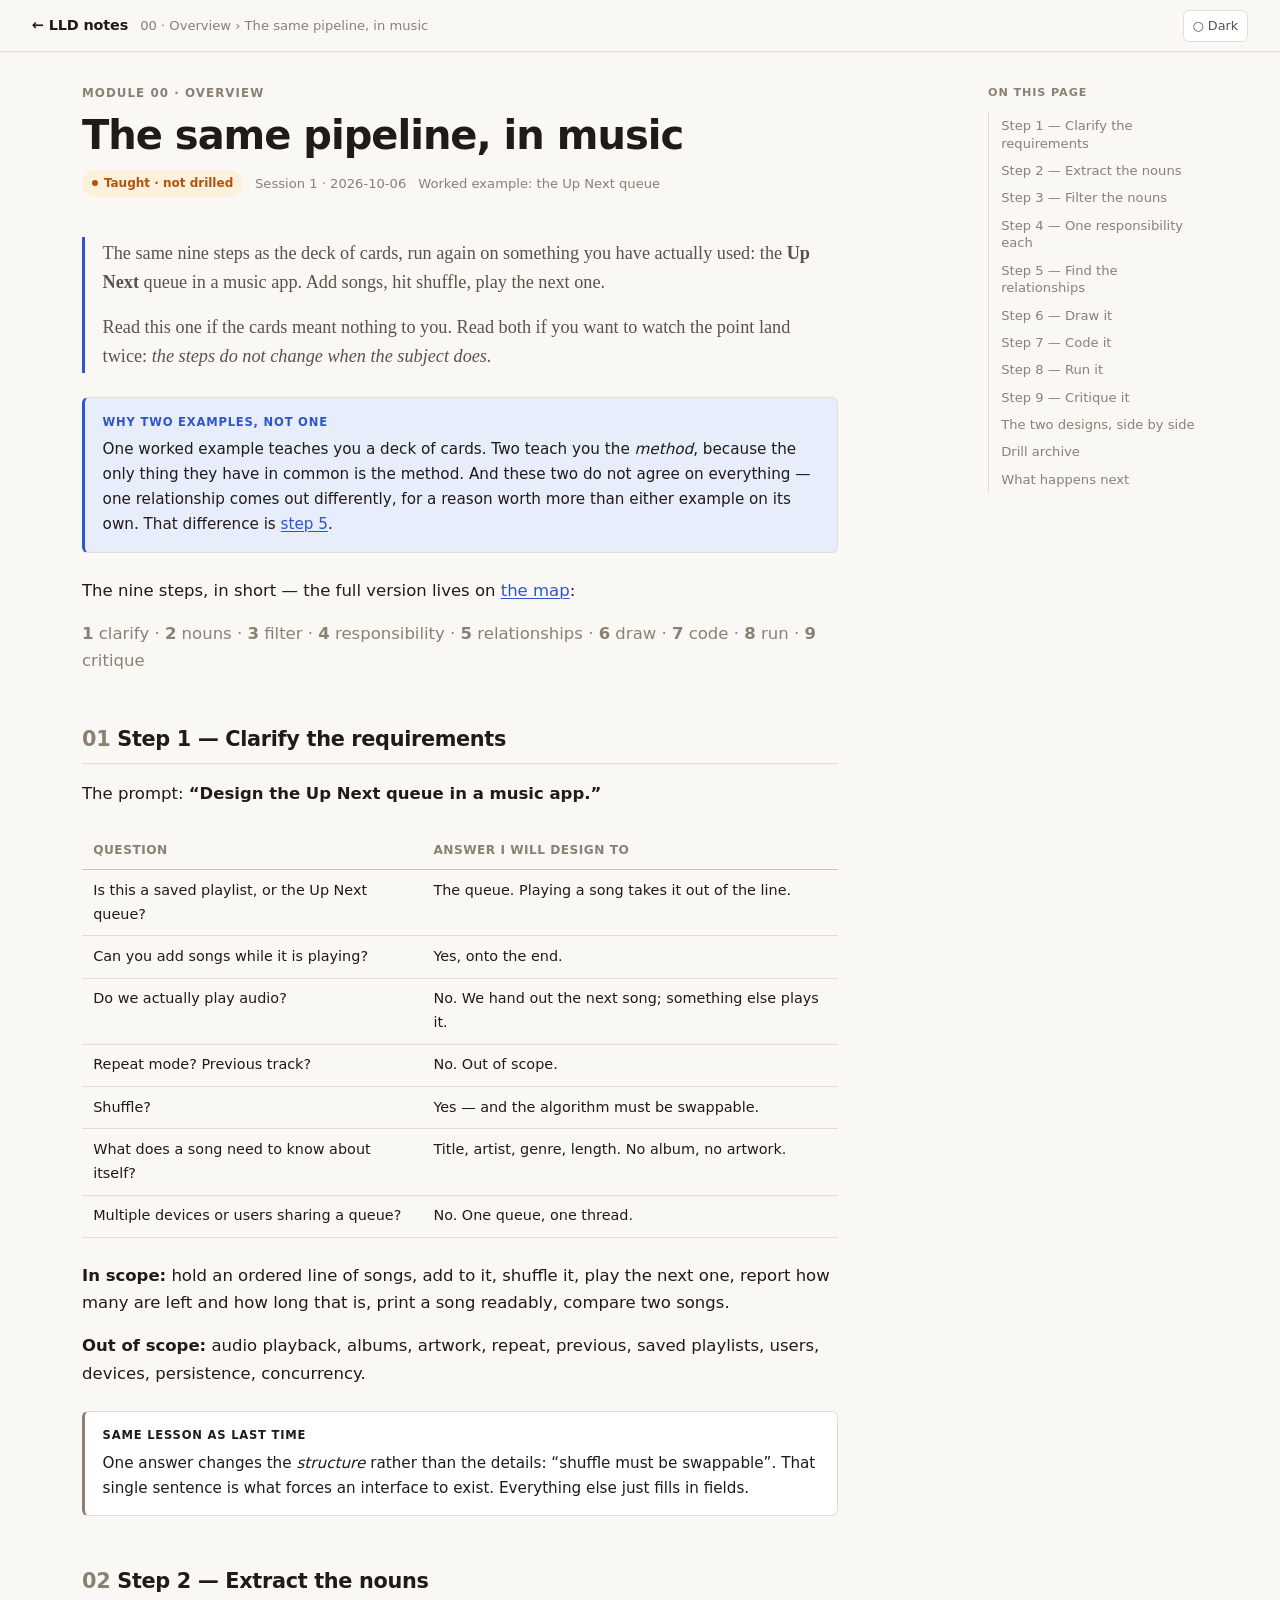
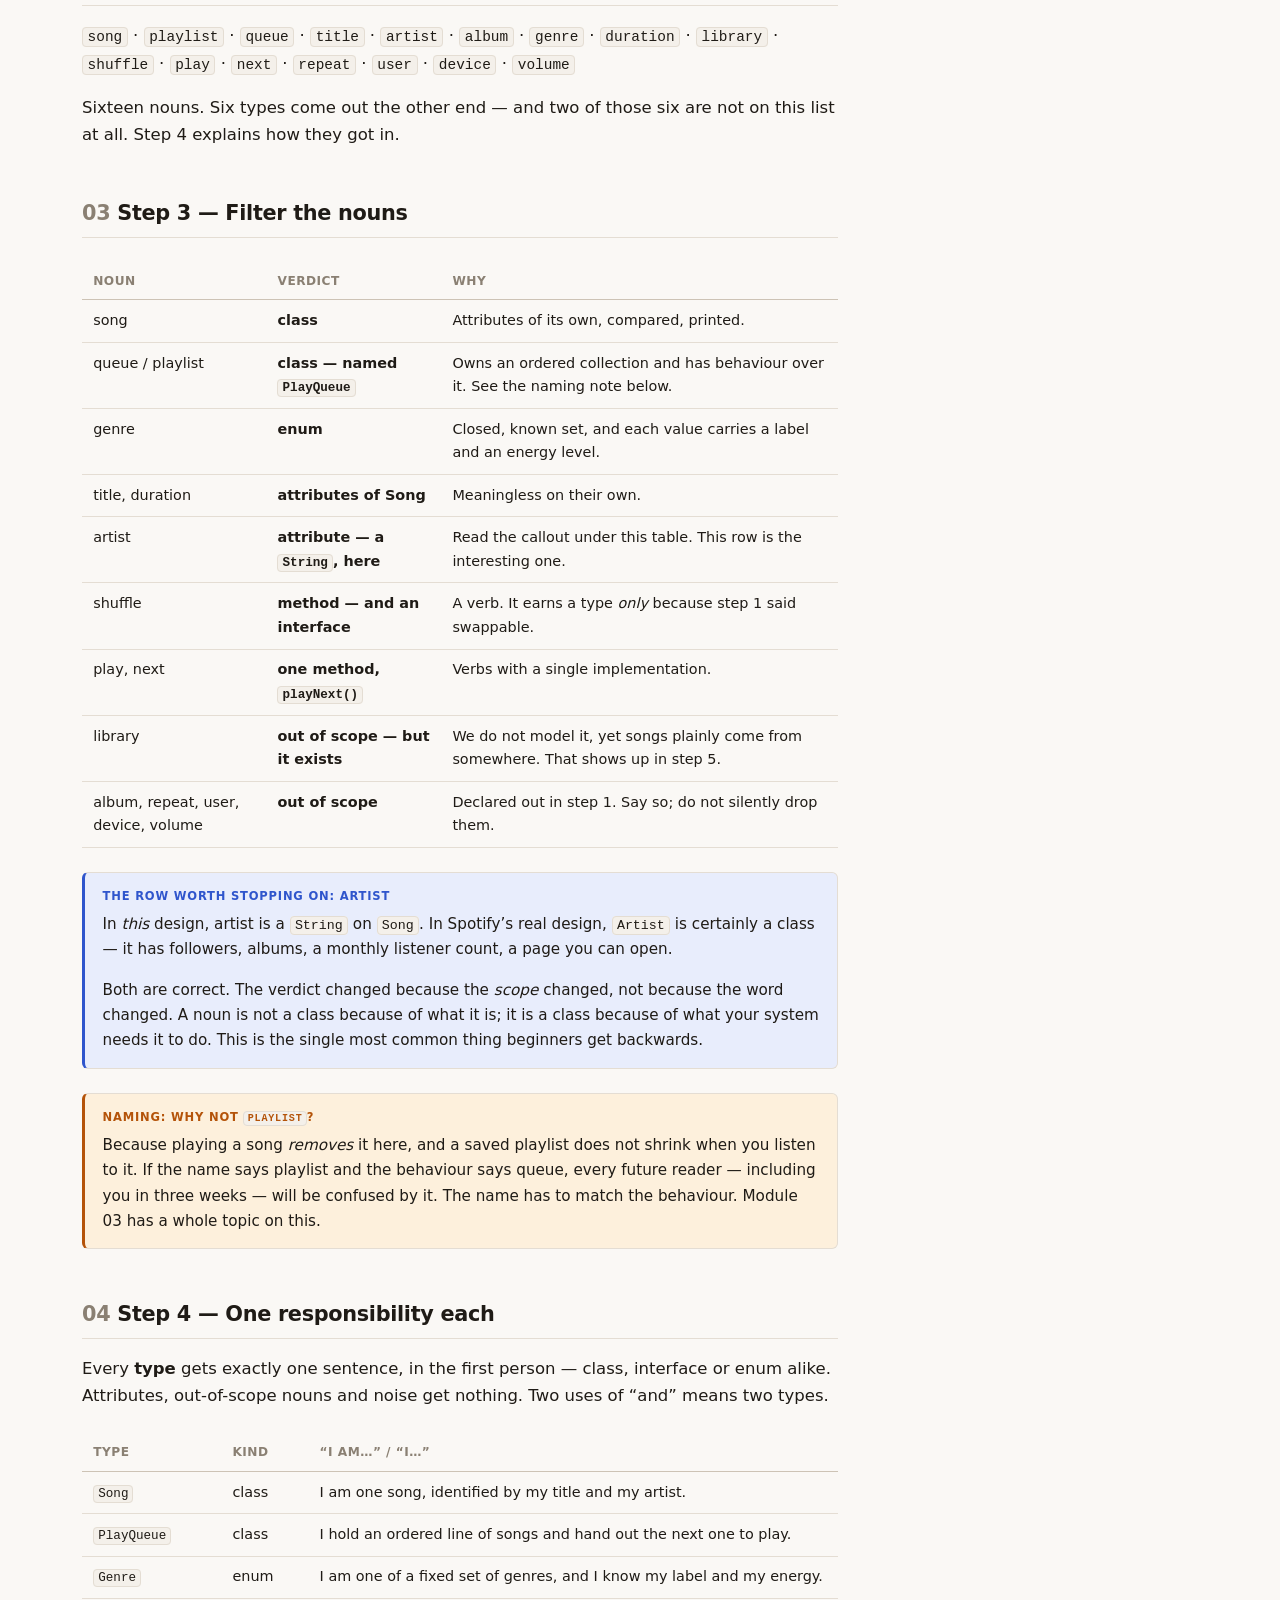
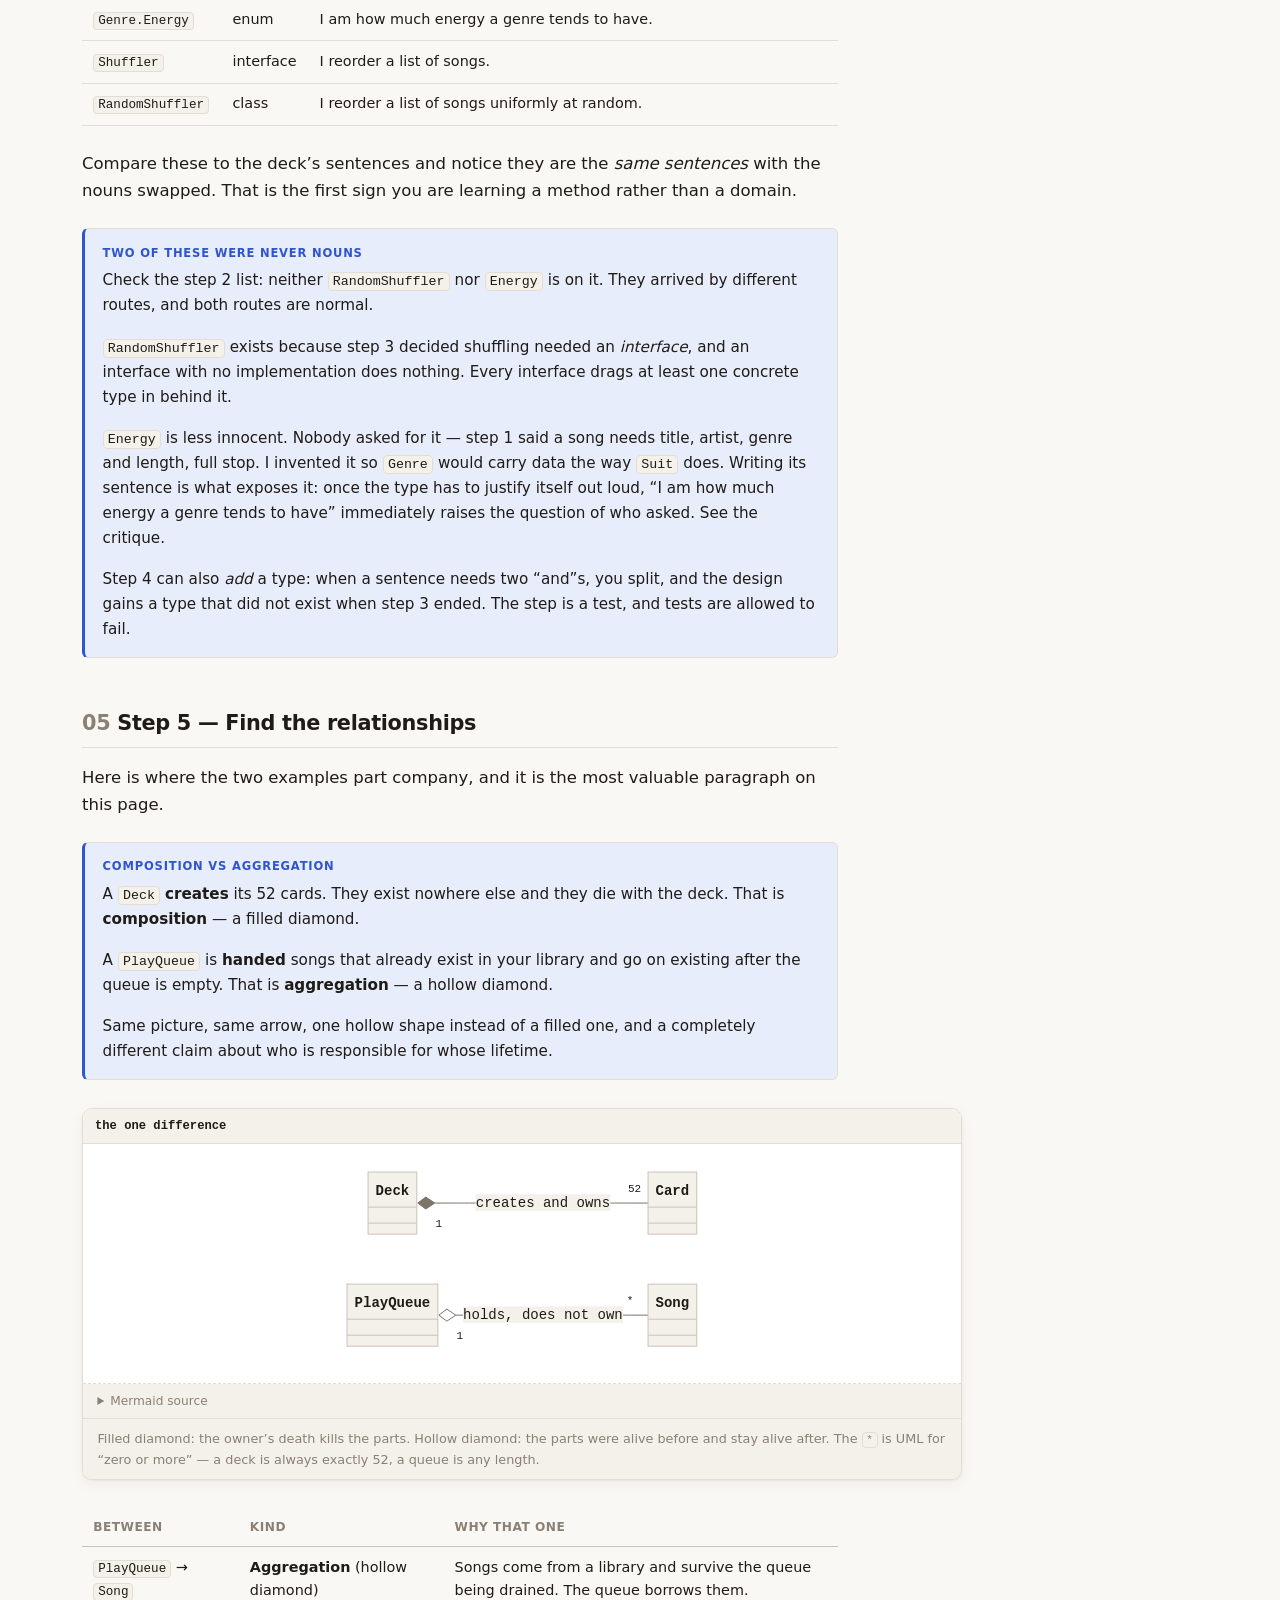
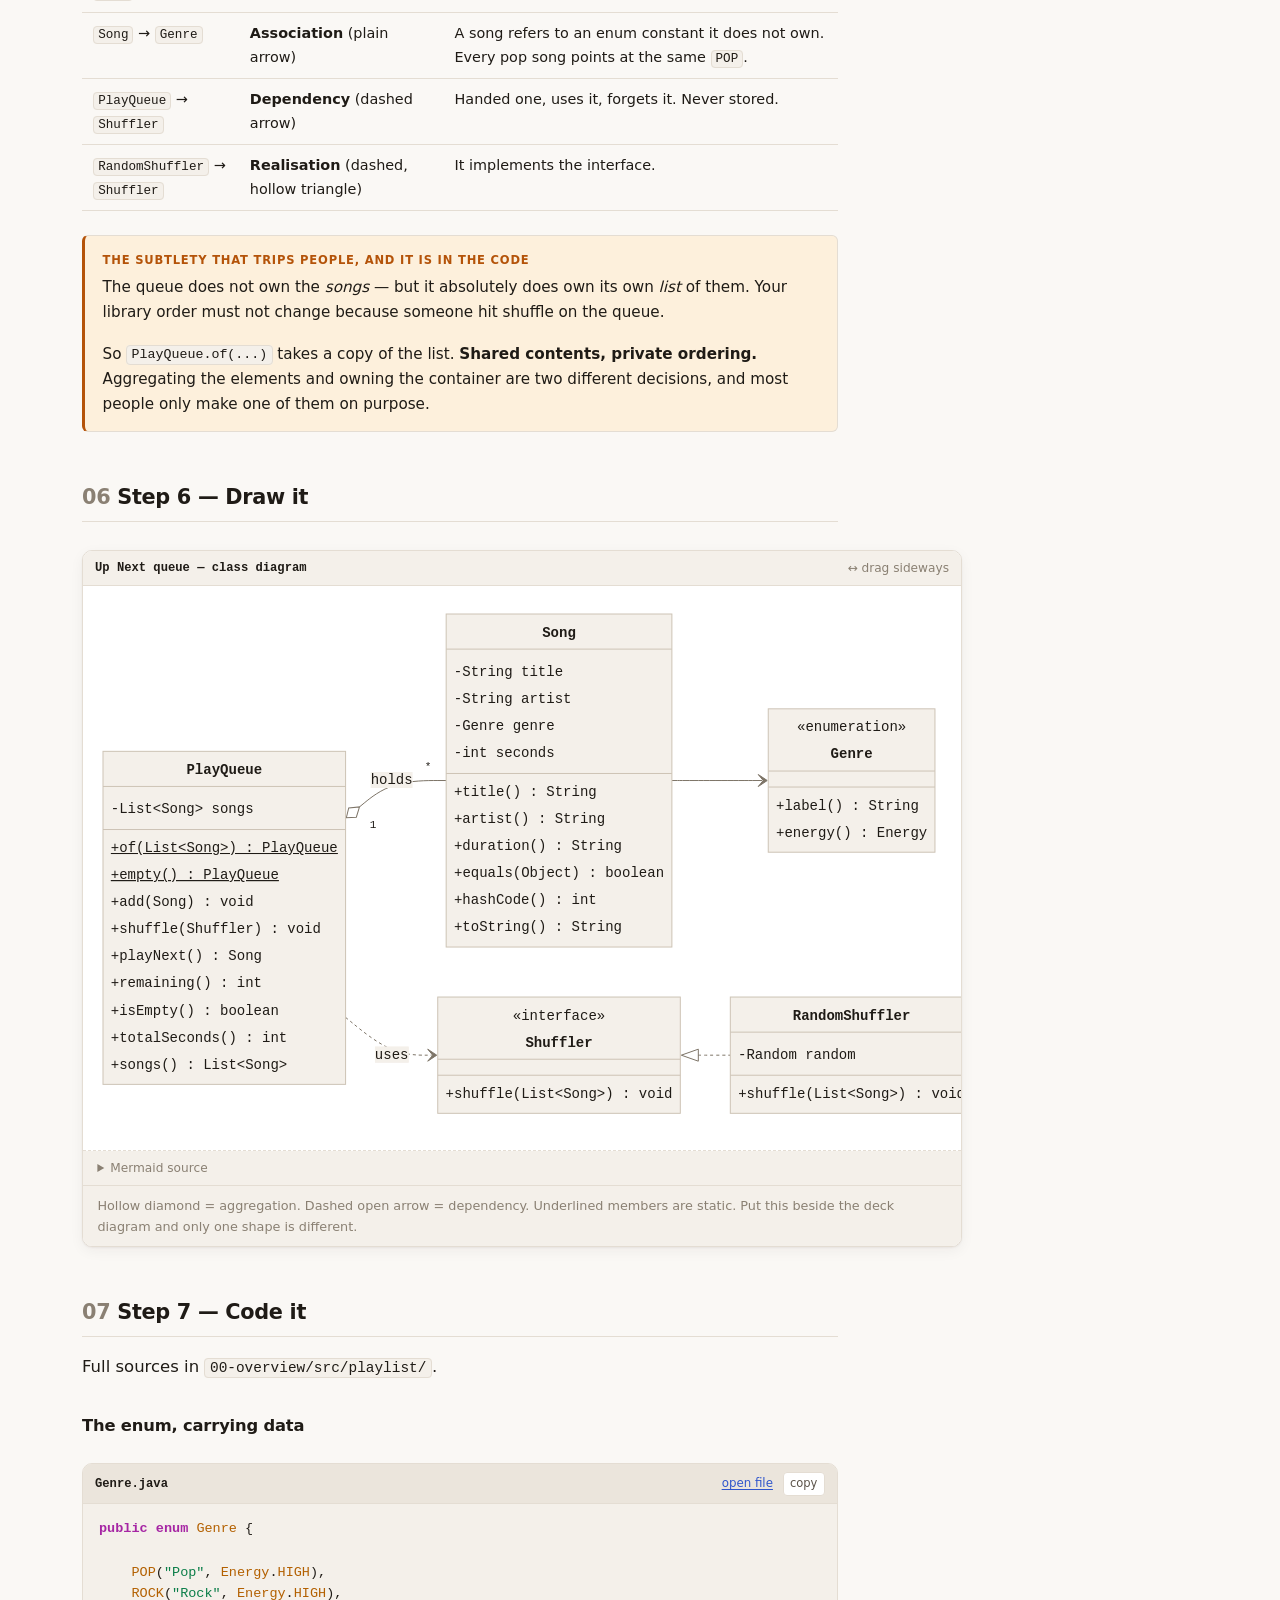
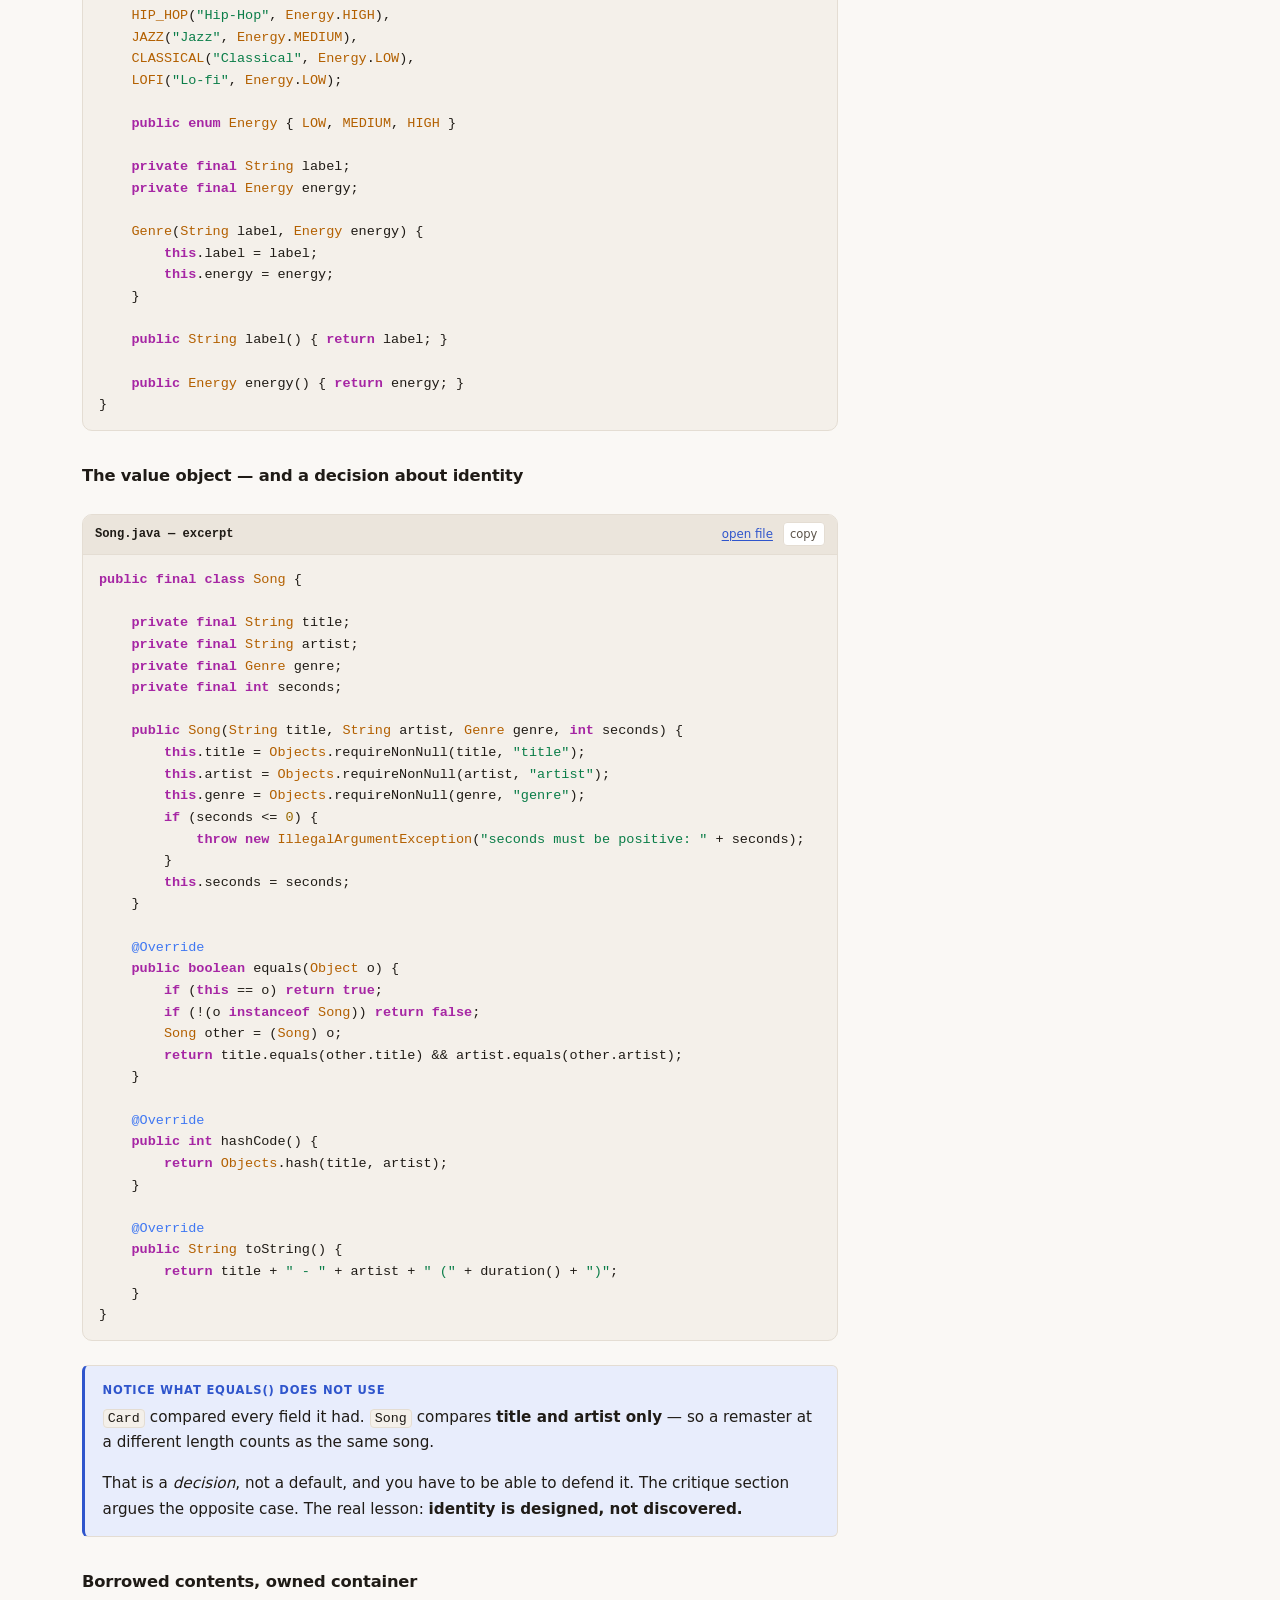
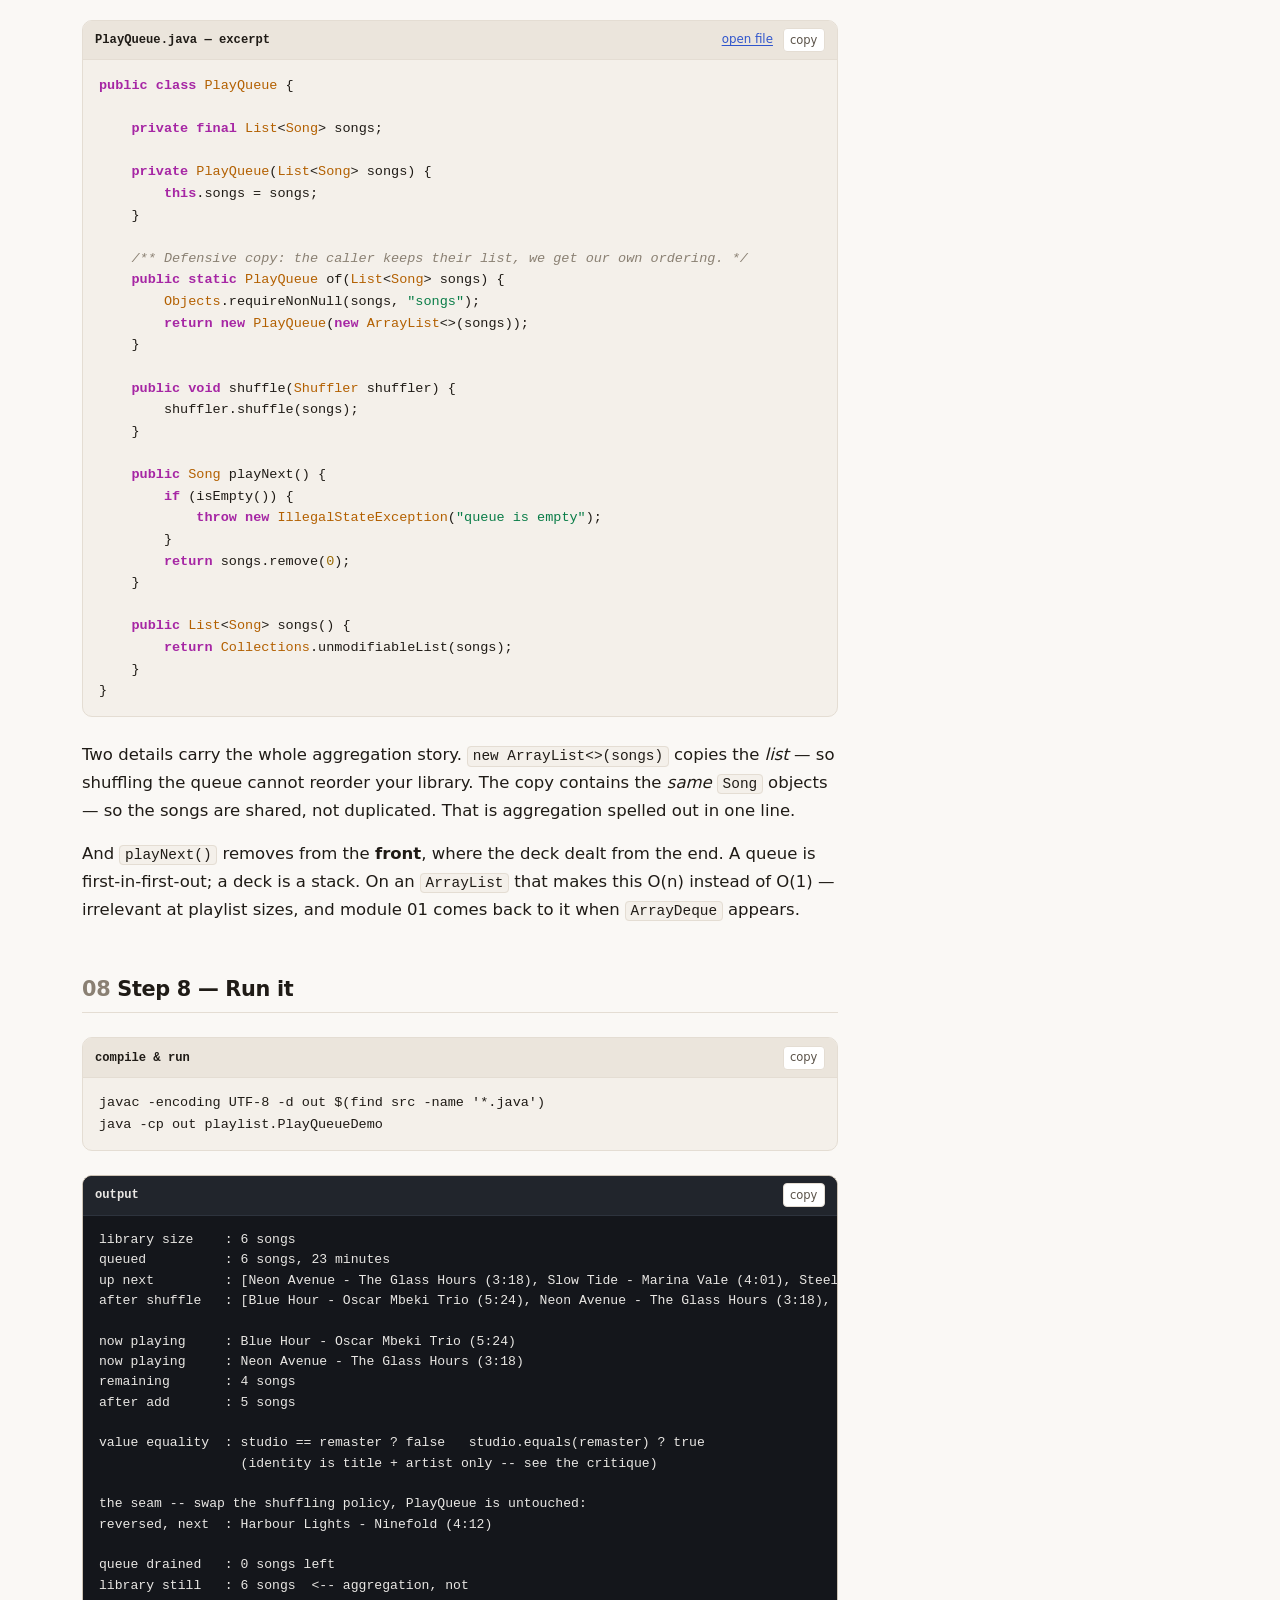
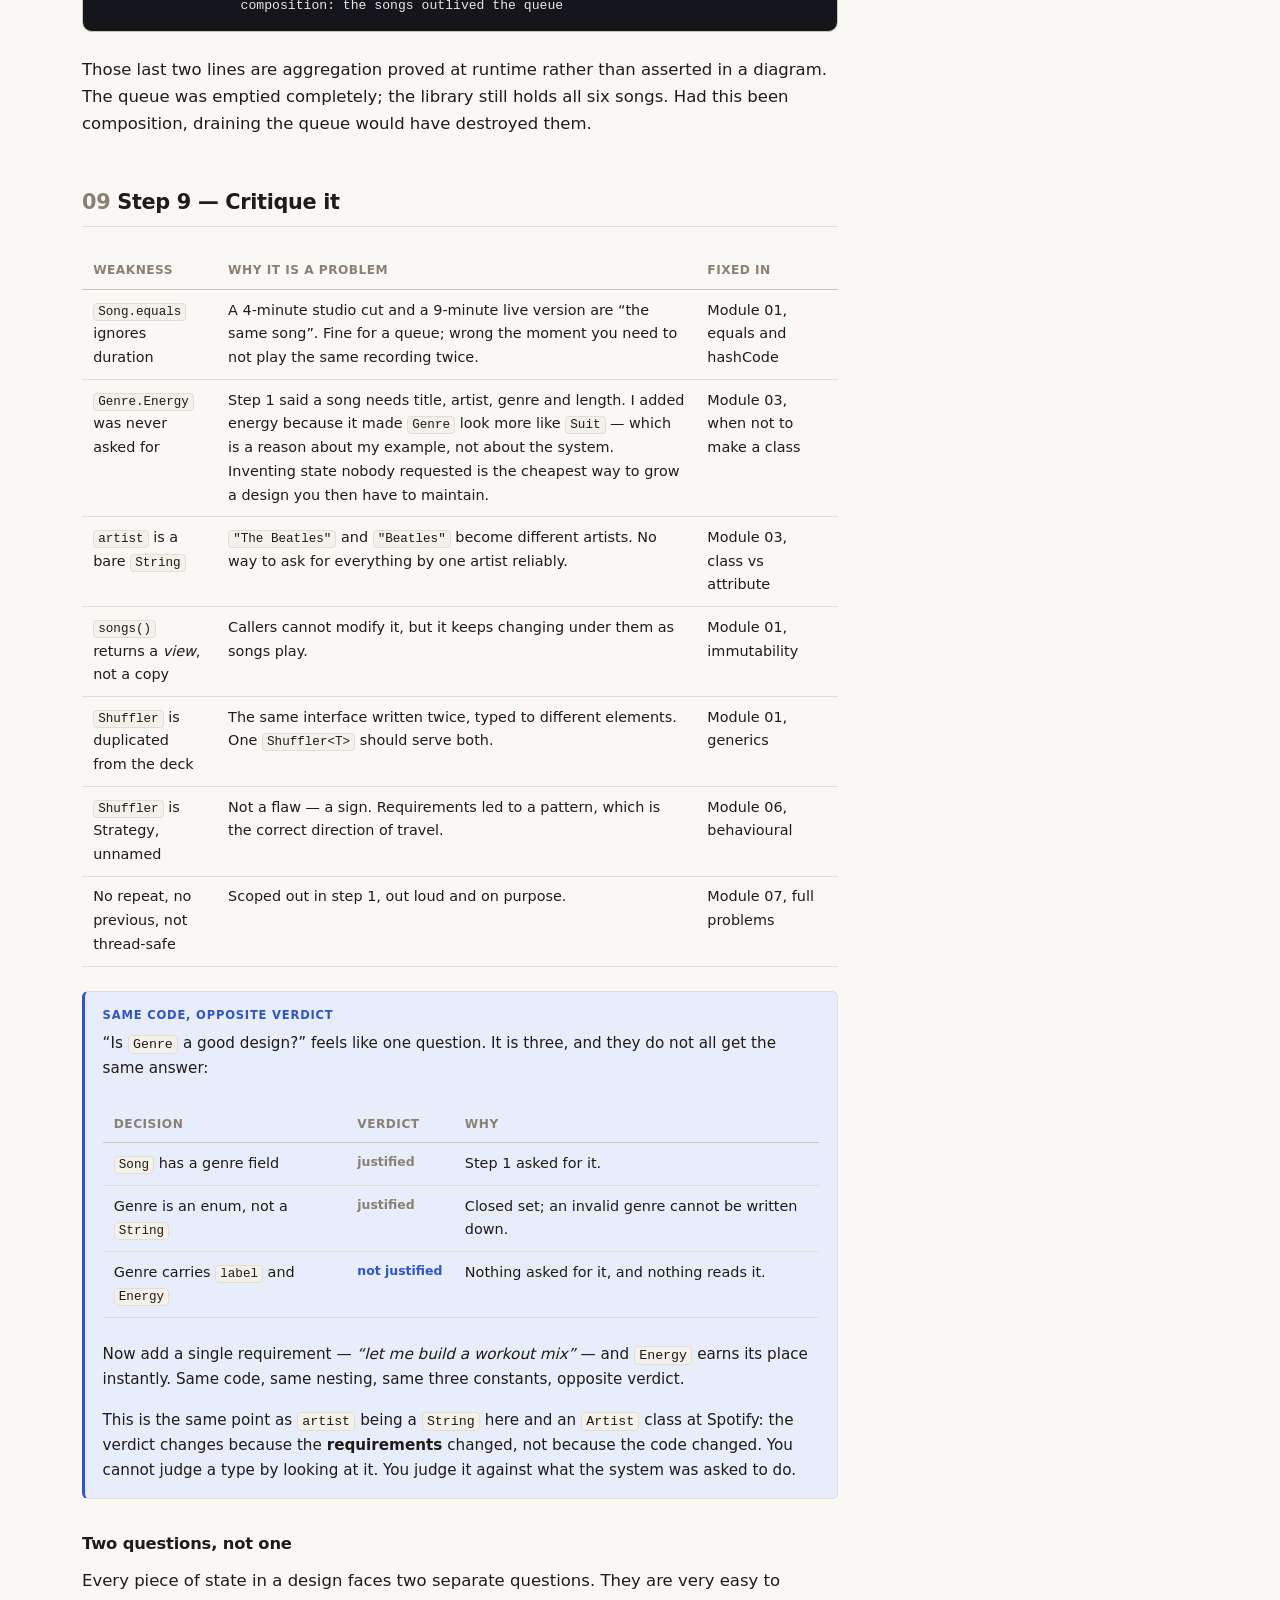
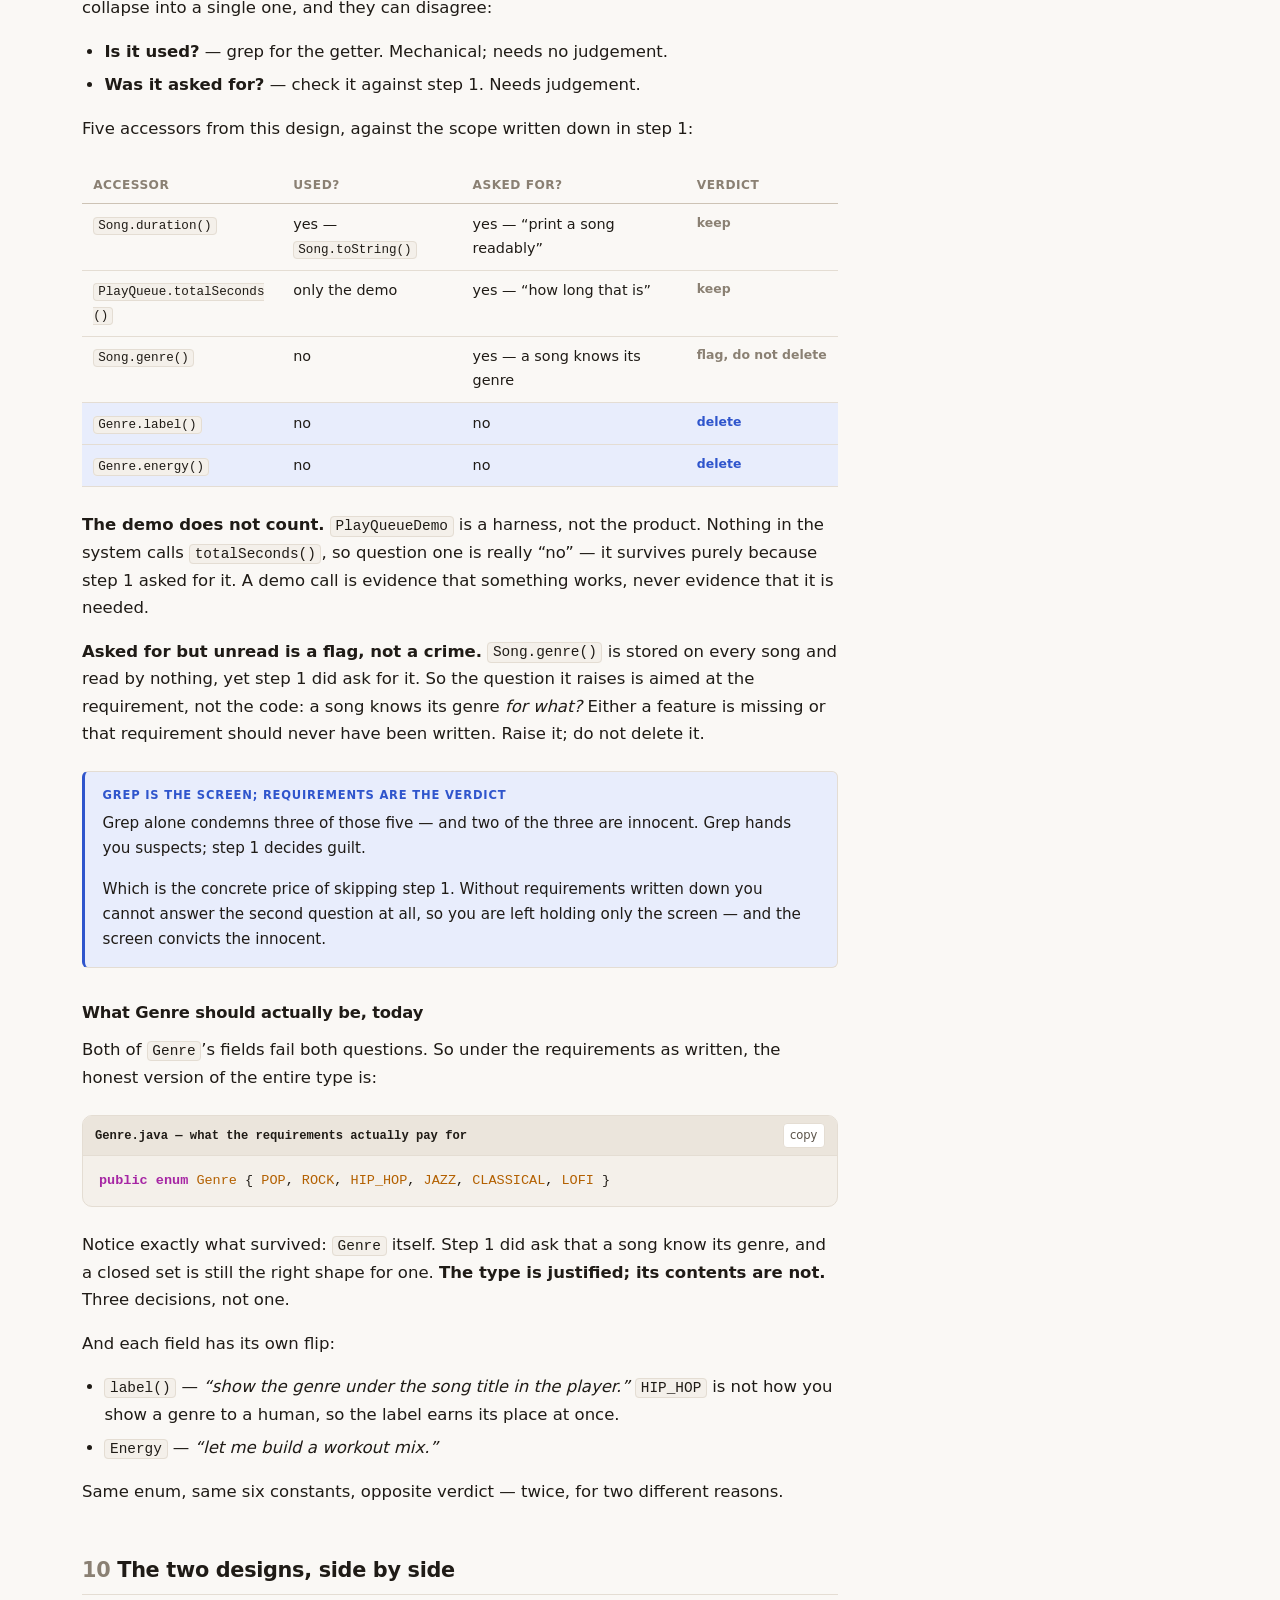
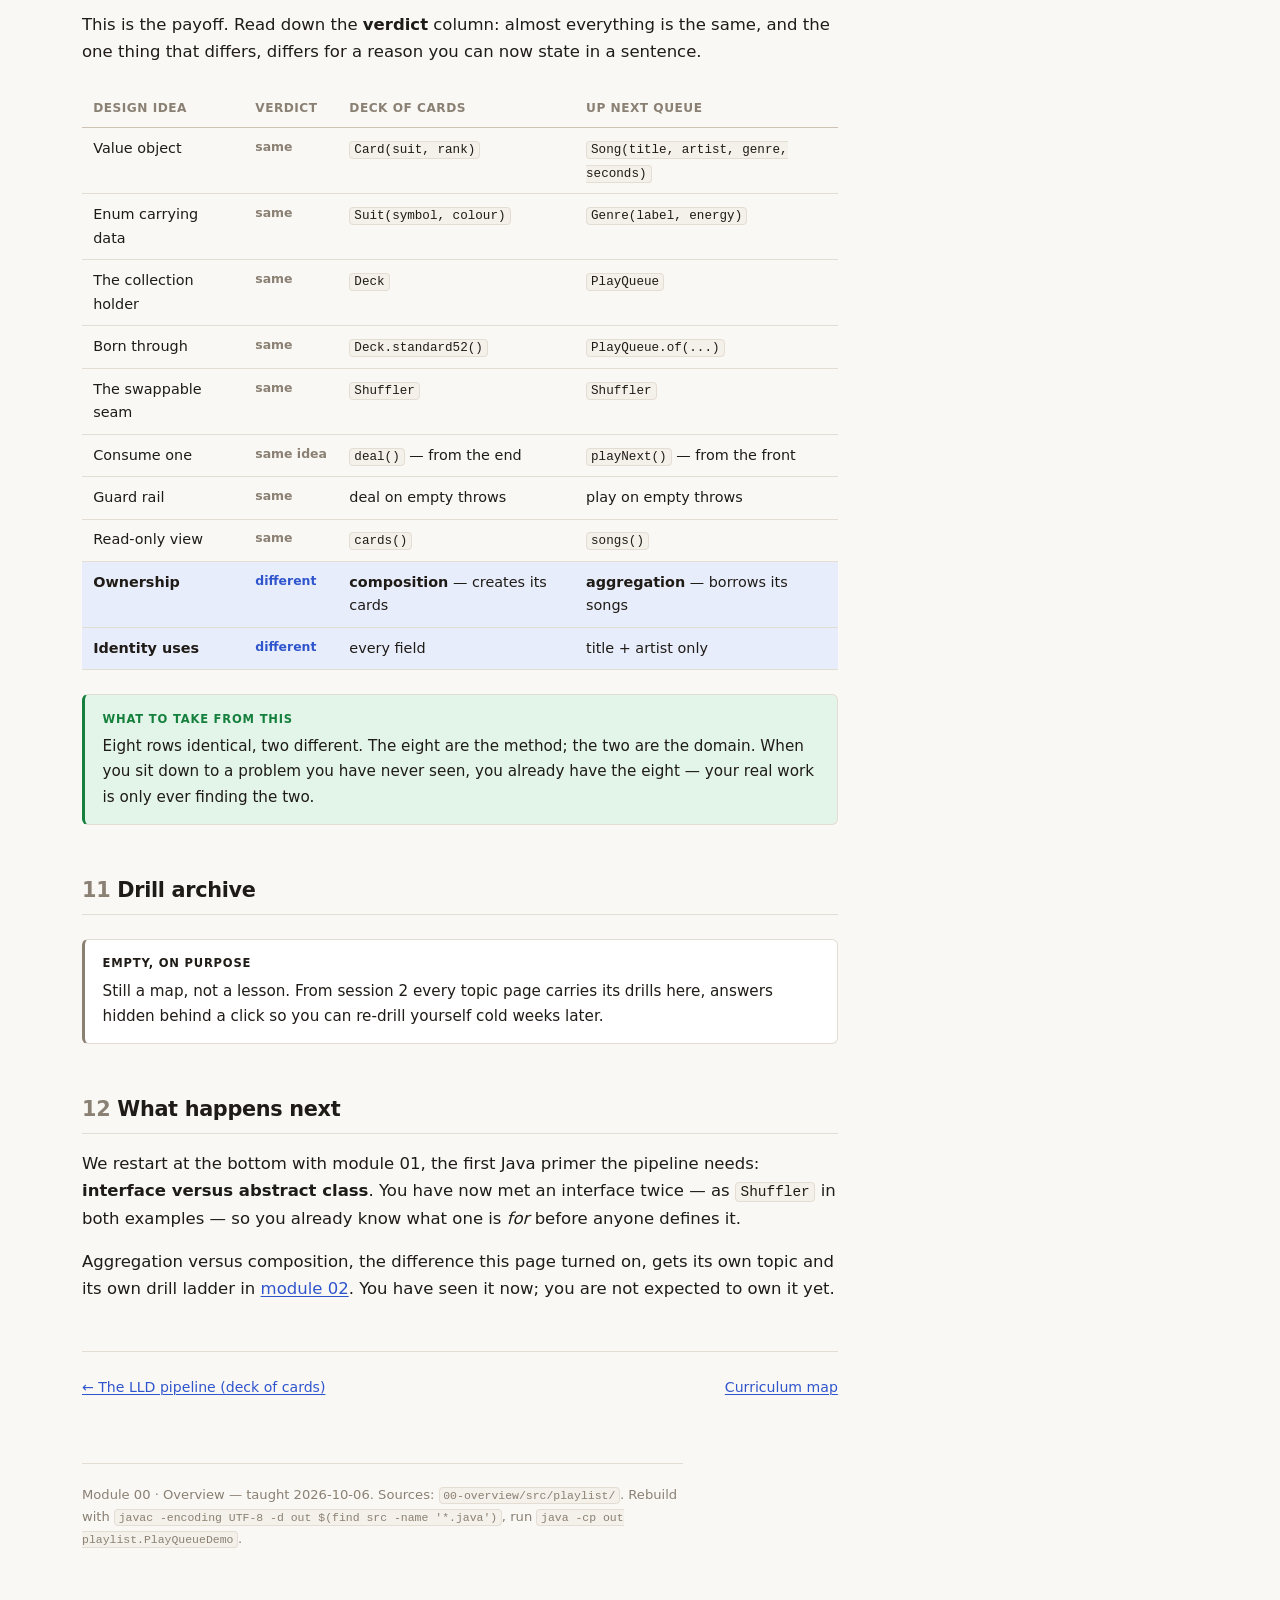
<file: interview-prep/system-design/00-overview/music-queue.html>
<!DOCTYPE html>
<html lang="en">
<head>
<meta charset="utf-8">
<meta name="viewport" content="width=device-width, initial-scale=1">
<title>The Same Pipeline, In Music</title>
<link rel="stylesheet" href="../assets/notes.css">
</head>
<body>

<nav class="topbar">
  <a class="home" href="../index.html">&#8592; LLD notes</a>
  <span class="crumb">00 &middot; Overview &rsaquo; The same pipeline, in music</span>
  <span class="spacer"></span>
  <button class="iconbtn" data-theme-toggle type="button">&#9675; Dark</button>
</nav>

<div class="wrap topic-layout">
<main class="content">

  <header class="page-head">
    <div class="eyebrow">Module 00 &middot; Overview</div>
    <h1>The same pipeline, in music</h1>
    <div class="meta-row">
      <span class="chip chip-learning">Taught &middot; not drilled</span>
      <span>Session 1 &middot; 2026-10-06</span>
      <span>Worked example: the Up Next queue</span>
    </div>
  </header>

  <div class="lede">
    <p>The same nine steps as the deck of cards, run again on something you have actually used:
    the <strong>Up Next</strong> queue in a music app. Add songs, hit shuffle, play the next one.</p>
    <p>Read this one if the cards meant nothing to you. Read both if you want to watch the point
    land twice: <em>the steps do not change when the subject does.</em></p>
  </div>

  <div class="callout callout-key">
    <span class="label">Why two examples, not one</span>
    <p>One worked example teaches you a deck of cards. Two teach you the <em>method</em>, because
    the only thing they have in common is the method. And these two do not agree on everything
    &mdash; one relationship comes out differently, for a reason worth more than either example
    on its own. That difference is <a href="#step5-find-the-relationships">step 5</a>.</p>
  </div>

  <p>The nine steps, in short &mdash; the full version lives on
  <a href="lld-process-map.html#the-nine-steps">the map</a>:</p>

  <p class="muted"><strong>1</strong> clarify &middot; <strong>2</strong> nouns &middot;
  <strong>3</strong> filter &middot; <strong>4</strong> responsibility &middot;
  <strong>5</strong> relationships &middot; <strong>6</strong> draw &middot;
  <strong>7</strong> code &middot; <strong>8</strong> run &middot; <strong>9</strong> critique</p>

  <h2 id="step1-clarify-the-requirements"><span class="num">01</span> Step 1 &mdash; Clarify the requirements</h2>

  <p>The prompt: <strong>&ldquo;Design the Up Next queue in a music app.&rdquo;</strong></p>

  <div class="table-wrap">
  <table>
    <thead><tr><th>Question</th><th>Answer I will design to</th></tr></thead>
    <tbody>
      <tr><td>Is this a saved playlist, or the Up Next queue?</td><td>The queue. Playing a song takes it out of the line.</td></tr>
      <tr><td>Can you add songs while it is playing?</td><td>Yes, onto the end.</td></tr>
      <tr><td>Do we actually play audio?</td><td>No. We hand out the next song; something else plays it.</td></tr>
      <tr><td>Repeat mode? Previous track?</td><td>No. Out of scope.</td></tr>
      <tr><td>Shuffle?</td><td>Yes &mdash; and the algorithm must be swappable.</td></tr>
      <tr><td>What does a song need to know about itself?</td><td>Title, artist, genre, length. No album, no artwork.</td></tr>
      <tr><td>Multiple devices or users sharing a queue?</td><td>No. One queue, one thread.</td></tr>
    </tbody>
  </table>
  </div>

  <p><strong>In scope:</strong> hold an ordered line of songs, add to it, shuffle it, play the next
  one, report how many are left and how long that is, print a song readably, compare two songs.</p>

  <p><strong>Out of scope:</strong> audio playback, albums, artwork, repeat, previous, saved
  playlists, users, devices, persistence, concurrency.</p>

  <div class="callout">
    <span class="label">Same lesson as last time</span>
    <p>One answer changes the <em>structure</em> rather than the details: &ldquo;shuffle must be
    swappable&rdquo;. That single sentence is what forces an interface to exist. Everything else
    just fills in fields.</p>
  </div>

  <h2 id="step2-extract-the-nouns"><span class="num">02</span> Step 2 &mdash; Extract the nouns</h2>

  <p><code>song</code> &middot; <code>playlist</code> &middot; <code>queue</code> &middot;
  <code>title</code> &middot; <code>artist</code> &middot; <code>album</code> &middot;
  <code>genre</code> &middot; <code>duration</code> &middot; <code>library</code> &middot;
  <code>shuffle</code> &middot; <code>play</code> &middot; <code>next</code> &middot;
  <code>repeat</code> &middot; <code>user</code> &middot; <code>device</code> &middot;
  <code>volume</code></p>

  <p>Sixteen nouns. Six types come out the other end &mdash; and two of those six are not on this
  list at all. Step 4 explains how they got in.</p>

  <h2 id="step3-filter-the-nouns"><span class="num">03</span> Step 3 &mdash; Filter the nouns</h2>

  <div class="table-wrap">
  <table>
    <thead><tr><th>Noun</th><th>Verdict</th><th>Why</th></tr></thead>
    <tbody>
      <tr><td>song</td><td><strong>class</strong></td><td>Attributes of its own, compared, printed.</td></tr>
      <tr><td>queue / playlist</td><td><strong>class &mdash; named <code>PlayQueue</code></strong></td><td>Owns an ordered collection and has behaviour over it. See the naming note below.</td></tr>
      <tr><td>genre</td><td><strong>enum</strong></td><td>Closed, known set, and each value carries a label and an energy level.</td></tr>
      <tr><td>title, duration</td><td><strong>attributes of Song</strong></td><td>Meaningless on their own.</td></tr>
      <tr><td>artist</td><td><strong>attribute &mdash; a <code>String</code>, here</strong></td><td>Read the callout under this table. This row is the interesting one.</td></tr>
      <tr><td>shuffle</td><td><strong>method &mdash; and an interface</strong></td><td>A verb. It earns a type <em>only</em> because step 1 said swappable.</td></tr>
      <tr><td>play, next</td><td><strong>one method, <code>playNext()</code></strong></td><td>Verbs with a single implementation.</td></tr>
      <tr><td>library</td><td><strong>out of scope &mdash; but it exists</strong></td><td>We do not model it, yet songs plainly come from somewhere. That shows up in step 5.</td></tr>
      <tr><td>album, repeat, user, device, volume</td><td><strong>out of scope</strong></td><td>Declared out in step 1. Say so; do not silently drop them.</td></tr>
    </tbody>
  </table>
  </div>

  <div class="callout callout-key">
    <span class="label">The row worth stopping on: artist</span>
    <p>In <em>this</em> design, artist is a <code>String</code> on <code>Song</code>. In Spotify&rsquo;s
    real design, <code>Artist</code> is certainly a class &mdash; it has followers, albums, a monthly
    listener count, a page you can open.</p>
    <p>Both are correct. The verdict changed because the <em>scope</em> changed, not because the
    word changed. A noun is not a class because of what it is; it is a class because of what your
    system needs it to do. This is the single most common thing beginners get backwards.</p>
  </div>

  <div class="callout callout-warn">
    <span class="label">Naming: why not <code>Playlist</code>?</span>
    <p>Because playing a song <em>removes</em> it here, and a saved playlist does not shrink when
    you listen to it. If the name says playlist and the behaviour says queue, every future reader
    &mdash; including you in three weeks &mdash; will be confused by it. The name has to match the
    behaviour. Module 03 has a whole topic on this.</p>
  </div>

  <h2 id="step4-one-responsibility-each"><span class="num">04</span> Step 4 &mdash; One responsibility each</h2>

  <p>Every <strong>type</strong> gets exactly one sentence, in the first person &mdash; class,
  interface or enum alike. Attributes, out-of-scope nouns and noise get nothing. Two uses of
  &ldquo;and&rdquo; means two types.</p>

  <div class="table-wrap">
  <table>
    <thead><tr><th>Type</th><th>Kind</th><th>&ldquo;I am&hellip;&rdquo; / &ldquo;I&hellip;&rdquo;</th></tr></thead>
    <tbody>
      <tr><td><code>Song</code></td><td>class</td><td>I am one song, identified by my title and my artist.</td></tr>
      <tr><td><code>PlayQueue</code></td><td>class</td><td>I hold an ordered line of songs and hand out the next one to play.</td></tr>
      <tr><td><code>Genre</code></td><td>enum</td><td>I am one of a fixed set of genres, and I know my label and my energy.</td></tr>
      <tr><td><code>Genre.Energy</code></td><td>enum</td><td>I am how much energy a genre tends to have.</td></tr>
      <tr><td><code>Shuffler</code></td><td>interface</td><td>I reorder a list of songs.</td></tr>
      <tr><td><code>RandomShuffler</code></td><td>class</td><td>I reorder a list of songs uniformly at random.</td></tr>
    </tbody>
  </table>
  </div>

  <p>Compare these to the deck&rsquo;s sentences and notice they are the <em>same sentences</em> with
  the nouns swapped. That is the first sign you are learning a method rather than a domain.</p>

  <div class="callout callout-key">
    <span class="label">Two of these were never nouns</span>
    <p>Check the step 2 list: neither <code>RandomShuffler</code> nor <code>Energy</code> is on it.
    They arrived by different routes, and both routes are normal.</p>
    <p><code>RandomShuffler</code> exists because step 3 decided shuffling needed an
    <em>interface</em>, and an interface with no implementation does nothing. Every interface drags
    at least one concrete type in behind it.</p>
    <p><code>Energy</code> is less innocent. Nobody asked for it &mdash; step 1 said a song needs
    title, artist, genre and length, full stop. I invented it so <code>Genre</code> would carry data
    the way <code>Suit</code> does. Writing its sentence is what exposes it: once the type has to
    justify itself out loud, &ldquo;I am how much energy a genre tends to have&rdquo; immediately
    raises the question of who asked. See the critique.</p>
    <p>Step 4 can also <em>add</em> a type: when a sentence needs two &ldquo;and&rdquo;s, you split,
    and the design gains a type that did not exist when step 3 ended. The step is a test, and tests
    are allowed to fail.</p>
  </div>

  <h2 id="step5-find-the-relationships"><span class="num">05</span> Step 5 &mdash; Find the relationships</h2>

  <p>Here is where the two examples part company, and it is the most valuable paragraph on this
  page.</p>

  <div class="callout callout-key">
    <span class="label">Composition vs aggregation</span>
    <p>A <code>Deck</code> <strong>creates</strong> its 52 cards. They exist nowhere else and they
    die with the deck. That is <strong>composition</strong> &mdash; a filled diamond.</p>
    <p>A <code>PlayQueue</code> is <strong>handed</strong> songs that already exist in your library
    and go on existing after the queue is empty. That is <strong>aggregation</strong> &mdash; a
    hollow diamond.</p>
    <p>Same picture, same arrow, one hollow shape instead of a filled one, and a completely
    different claim about who is responsible for whose lifetime.</p>
  </div>

  <figure class="diagram">
    <div class="code-head"><span class="fname">the one difference</span><span class="spacer"></span></div>
    <div class="mermaid" data-state="pending">
classDiagram
    direction LR
    class Deck
    class Card
    class PlayQueue
    class Song

    Deck "1" *-- "52" Card : creates and owns
    PlayQueue "1" o-- "*" Song : holds, does not own
    </div>
    <figcaption>Filled diamond: the owner&rsquo;s death kills the parts. Hollow diamond: the parts
    were alive before and stay alive after. The <code>*</code> is UML for &ldquo;zero or more&rdquo;
    &mdash; a deck is always exactly 52, a queue is any length.</figcaption>
  </figure>

  <div class="table-wrap">
  <table>
    <thead><tr><th>Between</th><th>Kind</th><th>Why that one</th></tr></thead>
    <tbody>
      <tr>
        <td><code>PlayQueue</code> &rarr; <code>Song</code></td>
        <td><strong>Aggregation</strong> (hollow diamond)</td>
        <td>Songs come from a library and survive the queue being drained. The queue borrows them.</td>
      </tr>
      <tr>
        <td><code>Song</code> &rarr; <code>Genre</code></td>
        <td><strong>Association</strong> (plain arrow)</td>
        <td>A song refers to an enum constant it does not own. Every pop song points at the same
        <code>POP</code>.</td>
      </tr>
      <tr>
        <td><code>PlayQueue</code> &rarr; <code>Shuffler</code></td>
        <td><strong>Dependency</strong> (dashed arrow)</td>
        <td>Handed one, uses it, forgets it. Never stored.</td>
      </tr>
      <tr>
        <td><code>RandomShuffler</code> &rarr; <code>Shuffler</code></td>
        <td><strong>Realisation</strong> (dashed, hollow triangle)</td>
        <td>It implements the interface.</td>
      </tr>
    </tbody>
  </table>
  </div>

  <div class="callout callout-warn">
    <span class="label">The subtlety that trips people, and it is in the code</span>
    <p>The queue does not own the <em>songs</em> &mdash; but it absolutely does own its own
    <em>list</em> of them. Your library order must not change because someone hit shuffle on the
    queue.</p>
    <p>So <code>PlayQueue.of(...)</code> takes a copy of the list. <strong>Shared contents, private
    ordering.</strong> Aggregating the elements and owning the container are two different
    decisions, and most people only make one of them on purpose.</p>
  </div>

  <h2 id="step6-draw-it"><span class="num">06</span> Step 6 &mdash; Draw it</h2>

  <figure class="diagram">
    <div class="code-head"><span class="fname">Up Next queue &mdash; class diagram</span><span class="spacer"></span></div>
    <div class="mermaid" data-state="pending">
classDiagram
    class PlayQueue {
        -List~Song~ songs
        +of(List~Song~) PlayQueue$
        +empty() PlayQueue$
        +add(Song) void
        +shuffle(Shuffler) void
        +playNext() Song
        +remaining() int
        +isEmpty() boolean
        +totalSeconds() int
        +songs() List~Song~
    }

    class Song {
        -String title
        -String artist
        -Genre genre
        -int seconds
        +title() String
        +artist() String
        +duration() String
        +equals(Object) boolean
        +hashCode() int
        +toString() String
    }

    class Genre {
        &lt;&lt;enumeration&gt;&gt;
        +label() String
        +energy() Energy
    }

    class Shuffler {
        &lt;&lt;interface&gt;&gt;
        +shuffle(List~Song~) void
    }

    class RandomShuffler {
        -Random random
        +shuffle(List~Song~) void
    }

    PlayQueue "1" o-- "*" Song : holds
    Song --&gt; Genre
    PlayQueue ..&gt; Shuffler : uses
    Shuffler &lt;|.. RandomShuffler
    </div>
    <figcaption>Hollow diamond = aggregation. Dashed open arrow = dependency. Underlined members
    are static. Put this beside the deck diagram and only one shape is different.</figcaption>
  </figure>

  <h2 id="step7-code-it"><span class="num">07</span> Step 7 &mdash; Code it</h2>

  <p>Full sources in <code>00-overview/src/playlist/</code>.</p>

  <h3>The enum, carrying data</h3>

  <div class="code-block">
    <div class="code-head">
      <span class="fname">Genre.java</span>
      <span class="spacer"></span>
      <a href="src/playlist/Genre.java">open file</a>
    </div>
<pre><code class="language-java">public enum Genre {

    POP("Pop", Energy.HIGH),
    ROCK("Rock", Energy.HIGH),
    HIP_HOP("Hip-Hop", Energy.HIGH),
    JAZZ("Jazz", Energy.MEDIUM),
    CLASSICAL("Classical", Energy.LOW),
    LOFI("Lo-fi", Energy.LOW);

    public enum Energy { LOW, MEDIUM, HIGH }

    private final String label;
    private final Energy energy;

    Genre(String label, Energy energy) {
        this.label = label;
        this.energy = energy;
    }

    public String label() { return label; }

    public Energy energy() { return energy; }
}</code></pre>
  </div>

  <h3>The value object &mdash; and a decision about identity</h3>

  <div class="code-block">
    <div class="code-head">
      <span class="fname">Song.java &mdash; excerpt</span>
      <span class="spacer"></span>
      <a href="src/playlist/Song.java">open file</a>
    </div>
<pre><code class="language-java">public final class Song {

    private final String title;
    private final String artist;
    private final Genre genre;
    private final int seconds;

    public Song(String title, String artist, Genre genre, int seconds) {
        this.title = Objects.requireNonNull(title, "title");
        this.artist = Objects.requireNonNull(artist, "artist");
        this.genre = Objects.requireNonNull(genre, "genre");
        if (seconds &lt;= 0) {
            throw new IllegalArgumentException("seconds must be positive: " + seconds);
        }
        this.seconds = seconds;
    }

    @Override
    public boolean equals(Object o) {
        if (this == o) return true;
        if (!(o instanceof Song)) return false;
        Song other = (Song) o;
        return title.equals(other.title) &amp;&amp; artist.equals(other.artist);
    }

    @Override
    public int hashCode() {
        return Objects.hash(title, artist);
    }

    @Override
    public String toString() {
        return title + " - " + artist + " (" + duration() + ")";
    }
}</code></pre>
  </div>

  <div class="callout callout-key">
    <span class="label">Notice what equals() does not use</span>
    <p><code>Card</code> compared every field it had. <code>Song</code> compares <strong>title and
    artist only</strong> &mdash; so a remaster at a different length counts as the same song.</p>
    <p>That is a <em>decision</em>, not a default, and you have to be able to defend it. The
    critique section argues the opposite case. The real lesson: <strong>identity is designed, not
    discovered.</strong></p>
  </div>

  <h3>Borrowed contents, owned container</h3>

  <div class="code-block">
    <div class="code-head">
      <span class="fname">PlayQueue.java &mdash; excerpt</span>
      <span class="spacer"></span>
      <a href="src/playlist/PlayQueue.java">open file</a>
    </div>
<pre><code class="language-java">public class PlayQueue {

    private final List&lt;Song&gt; songs;

    private PlayQueue(List&lt;Song&gt; songs) {
        this.songs = songs;
    }

    /** Defensive copy: the caller keeps their list, we get our own ordering. */
    public static PlayQueue of(List&lt;Song&gt; songs) {
        Objects.requireNonNull(songs, "songs");
        return new PlayQueue(new ArrayList&lt;&gt;(songs));
    }

    public void shuffle(Shuffler shuffler) {
        shuffler.shuffle(songs);
    }

    public Song playNext() {
        if (isEmpty()) {
            throw new IllegalStateException("queue is empty");
        }
        return songs.remove(0);
    }

    public List&lt;Song&gt; songs() {
        return Collections.unmodifiableList(songs);
    }
}</code></pre>
  </div>

  <p>Two details carry the whole aggregation story. <code>new ArrayList&lt;&gt;(songs)</code> copies
  the <em>list</em> &mdash; so shuffling the queue cannot reorder your library. The copy contains the
  <em>same</em> <code>Song</code> objects &mdash; so the songs are shared, not duplicated. That is
  aggregation spelled out in one line.</p>

  <p>And <code>playNext()</code> removes from the <strong>front</strong>, where the deck dealt from
  the end. A queue is first-in-first-out; a deck is a stack. On an <code>ArrayList</code> that makes
  this O(n) instead of O(1) &mdash; irrelevant at playlist sizes, and module 01 comes back to it when
  <code>ArrayDeque</code> appears.</p>

  <h2 id="step8-run-it"><span class="num">08</span> Step 8 &mdash; Run it</h2>

  <div class="code-block">
    <div class="code-head"><span class="fname">compile &amp; run</span><span class="spacer"></span></div>
<pre><code>javac -encoding UTF-8 -d out $(find src -name '*.java')
java -cp out playlist.PlayQueueDemo</code></pre>
  </div>

  <div class="term">
    <div class="code-head"><span class="fname">output</span><span class="spacer"></span></div>
<pre>library size    : 6 songs
queued          : 6 songs, 23 minutes
up next         : [Neon Avenue - The Glass Hours (3:18), Slow Tide - Marina Vale (4:01), Steel Garden - Ninefold (4:36)]
after shuffle   : [Blue Hour - Oscar Mbeki Trio (5:24), Neon Avenue - The Glass Hours (3:18), Slow Tide - Marina Vale (4:01)] ...

now playing     : Blue Hour - Oscar Mbeki Trio (5:24)
now playing     : Neon Avenue - The Glass Hours (3:18)
remaining       : 4 songs
after add       : 5 songs

value equality  : studio == remaster ? false   studio.equals(remaster) ? true
                  (identity is title + artist only -- see the critique)

the seam -- swap the shuffling policy, PlayQueue is untouched:
reversed, next  : Harbour Lights - Ninefold (4:12)

queue drained   : 0 songs left
library still   : 6 songs  &lt;-- aggregation, not
                  composition: the songs outlived the queue</pre>
  </div>

  <p>Those last two lines are aggregation proved at runtime rather than asserted in a diagram. The
  queue was emptied completely; the library still holds all six songs. Had this been composition,
  draining the queue would have destroyed them.</p>

  <h2 id="step9-critique-it"><span class="num">09</span> Step 9 &mdash; Critique it</h2>

  <div class="table-wrap">
  <table>
    <thead><tr><th>Weakness</th><th>Why it is a problem</th><th>Fixed in</th></tr></thead>
    <tbody>
      <tr>
        <td><code>Song.equals</code> ignores duration</td>
        <td>A 4-minute studio cut and a 9-minute live version are &ldquo;the same song&rdquo;. Fine for
        a queue; wrong the moment you need to not play the same recording twice.</td>
        <td>Module 01, equals and hashCode</td>
      </tr>
      <tr>
        <td><code>Genre.Energy</code> was never asked for</td>
        <td>Step 1 said a song needs title, artist, genre and length. I added energy because it made
        <code>Genre</code> look more like <code>Suit</code> &mdash; which is a reason about my
        example, not about the system. Inventing state nobody requested is the cheapest way to grow
        a design you then have to maintain.</td>
        <td>Module 03, when not to make a class</td>
      </tr>
      <tr>
        <td><code>artist</code> is a bare <code>String</code></td>
        <td><code>"The Beatles"</code> and <code>"Beatles"</code> become different artists. No way to
        ask for everything by one artist reliably.</td>
        <td>Module 03, class vs attribute</td>
      </tr>
      <tr>
        <td><code>songs()</code> returns a <em>view</em>, not a copy</td>
        <td>Callers cannot modify it, but it keeps changing under them as songs play.</td>
        <td>Module 01, immutability</td>
      </tr>
      <tr>
        <td><code>Shuffler</code> is duplicated from the deck</td>
        <td>The same interface written twice, typed to different elements. One
        <code>Shuffler&lt;T&gt;</code> should serve both.</td>
        <td>Module 01, generics</td>
      </tr>
      <tr>
        <td><code>Shuffler</code> is Strategy, unnamed</td>
        <td>Not a flaw &mdash; a sign. Requirements led to a pattern, which is the correct direction
        of travel.</td>
        <td>Module 06, behavioural</td>
      </tr>
      <tr>
        <td>No repeat, no previous, not thread-safe</td>
        <td>Scoped out in step 1, out loud and on purpose.</td>
        <td>Module 07, full problems</td>
      </tr>
    </tbody>
  </table>
  </div>

  <div class="callout callout-key">
    <span class="label">Same code, opposite verdict</span>
    <p>&ldquo;Is <code>Genre</code> a good design?&rdquo; feels like one question. It is three, and
    they do not all get the same answer:</p>
    <div class="table-wrap">
    <table class="compare">
      <thead><tr><th>Decision</th><th>Verdict</th><th>Why</th></tr></thead>
      <tbody>
        <tr><td><code>Song</code> has a genre field</td><td class="v-same">justified</td><td>Step 1 asked for it.</td></tr>
        <tr><td>Genre is an enum, not a <code>String</code></td><td class="v-same">justified</td><td>Closed set; an invalid genre cannot be written down.</td></tr>
        <tr class="row-diff"><td>Genre carries <code>label</code> and <code>Energy</code></td><td class="v-diff">not justified</td><td>Nothing asked for it, and nothing reads it.</td></tr>
      </tbody>
    </table>
    </div>
    <p>Now add a single requirement &mdash; <em>&ldquo;let me build a workout mix&rdquo;</em> &mdash;
    and <code>Energy</code> earns its place instantly. Same code, same nesting, same three
    constants, opposite verdict.</p>
    <p>This is the same point as <code>artist</code> being a <code>String</code> here and an
    <code>Artist</code> class at Spotify: the verdict changes because the
    <strong>requirements</strong> changed, not because the code changed. You cannot judge a type by
    looking at it. You judge it against what the system was asked to do.</p>
  </div>

  <h3>Two questions, not one</h3>

  <p>Every piece of state in a design faces two separate questions. They are very easy to collapse
  into a single one, and they can disagree:</p>

  <ul>
    <li><strong>Is it used?</strong> &mdash; grep for the getter. Mechanical; needs no judgement.</li>
    <li><strong>Was it asked for?</strong> &mdash; check it against step 1. Needs judgement.</li>
  </ul>

  <p>Five accessors from this design, against the scope written down in step 1:</p>

  <div class="table-wrap">
  <table class="compare">
    <thead><tr><th>Accessor</th><th>Used?</th><th>Asked for?</th><th>Verdict</th></tr></thead>
    <tbody>
      <tr><td><code>Song.duration()</code></td><td>yes &mdash; <code>Song.toString()</code></td><td>yes &mdash; &ldquo;print a song readably&rdquo;</td><td class="v-same">keep</td></tr>
      <tr><td><code>PlayQueue.totalSeconds()</code></td><td>only the demo</td><td>yes &mdash; &ldquo;how long that is&rdquo;</td><td class="v-same">keep</td></tr>
      <tr><td><code>Song.genre()</code></td><td>no</td><td>yes &mdash; a song knows its genre</td><td class="v-same">flag, do not delete</td></tr>
      <tr class="row-diff"><td><code>Genre.label()</code></td><td>no</td><td>no</td><td class="v-diff">delete</td></tr>
      <tr class="row-diff"><td><code>Genre.energy()</code></td><td>no</td><td>no</td><td class="v-diff">delete</td></tr>
    </tbody>
  </table>
  </div>

  <p><strong>The demo does not count.</strong> <code>PlayQueueDemo</code> is a harness, not the
  product. Nothing in the system calls <code>totalSeconds()</code>, so question one is really
  &ldquo;no&rdquo; &mdash; it survives purely because step 1 asked for it. A demo call is evidence
  that something works, never evidence that it is needed.</p>

  <p><strong>Asked for but unread is a flag, not a crime.</strong> <code>Song.genre()</code> is
  stored on every song and read by nothing, yet step 1 did ask for it. So the question it raises is
  aimed at the requirement, not the code: a song knows its genre <em>for what?</em> Either a
  feature is missing or that requirement should never have been written. Raise it; do not delete
  it.</p>

  <div class="callout callout-key">
    <span class="label">Grep is the screen; requirements are the verdict</span>
    <p>Grep alone condemns three of those five &mdash; and two of the three are innocent. Grep hands
    you suspects; step 1 decides guilt.</p>
    <p>Which is the concrete price of skipping step 1. Without requirements written down you cannot
    answer the second question at all, so you are left holding only the screen &mdash; and the
    screen convicts the innocent.</p>
  </div>

  <h3>What Genre should actually be, today</h3>

  <p>Both of <code>Genre</code>&rsquo;s fields fail both questions. So under the requirements as
  written, the honest version of the entire type is:</p>

  <div class="code-block">
    <div class="code-head"><span class="fname">Genre.java &mdash; what the requirements actually pay for</span><span class="spacer"></span></div>
<pre><code class="language-java">public enum Genre { POP, ROCK, HIP_HOP, JAZZ, CLASSICAL, LOFI }</code></pre>
  </div>

  <p>Notice exactly what survived: <code>Genre</code> itself. Step 1 did ask that a song know its
  genre, and a closed set is still the right shape for one. <strong>The type is justified; its
  contents are not.</strong> Three decisions, not one.</p>

  <p>And each field has its own flip:</p>

  <ul>
    <li><code>label()</code> &mdash; <em>&ldquo;show the genre under the song title in the
    player.&rdquo;</em> <code>HIP_HOP</code> is not how you show a genre to a human, so the label
    earns its place at once.</li>
    <li><code>Energy</code> &mdash; <em>&ldquo;let me build a workout mix.&rdquo;</em></li>
  </ul>

  <p>Same enum, same six constants, opposite verdict &mdash; twice, for two different reasons.</p>

  <h2 id="the-two-designs-side-by-side"><span class="num">10</span> The two designs, side by side</h2>

  <p>This is the payoff. Read down the <strong>verdict</strong> column: almost everything is the
  same, and the one thing that differs, differs for a reason you can now state in a sentence.</p>

  <div class="table-wrap">
  <table class="compare">
    <thead><tr><th>Design idea</th><th>Verdict</th><th>Deck of Cards</th><th>Up Next queue</th></tr></thead>
    <tbody>
      <tr><td>Value object</td><td class="v-same">same</td><td><code>Card(suit, rank)</code></td><td><code>Song(title, artist, genre, seconds)</code></td></tr>
      <tr><td>Enum carrying data</td><td class="v-same">same</td><td><code>Suit(symbol, colour)</code></td><td><code>Genre(label, energy)</code></td></tr>
      <tr><td>The collection holder</td><td class="v-same">same</td><td><code>Deck</code></td><td><code>PlayQueue</code></td></tr>
      <tr><td>Born through</td><td class="v-same">same</td><td><code>Deck.standard52()</code></td><td><code>PlayQueue.of(...)</code></td></tr>
      <tr><td>The swappable seam</td><td class="v-same">same</td><td><code>Shuffler</code></td><td><code>Shuffler</code></td></tr>
      <tr><td>Consume one</td><td class="v-same">same idea</td><td><code>deal()</code> &mdash; from the end</td><td><code>playNext()</code> &mdash; from the front</td></tr>
      <tr><td>Guard rail</td><td class="v-same">same</td><td>deal on empty throws</td><td>play on empty throws</td></tr>
      <tr><td>Read-only view</td><td class="v-same">same</td><td><code>cards()</code></td><td><code>songs()</code></td></tr>
      <tr class="row-diff">
        <td><strong>Ownership</strong></td>
        <td class="v-diff">different</td>
        <td><strong>composition</strong> &mdash; creates its cards</td>
        <td><strong>aggregation</strong> &mdash; borrows its songs</td>
      </tr>
      <tr class="row-diff">
        <td><strong>Identity uses</strong></td>
        <td class="v-diff">different</td>
        <td>every field</td>
        <td>title + artist only</td>
      </tr>
    </tbody>
  </table>
  </div>

  <div class="callout callout-ok">
    <span class="label">What to take from this</span>
    <p>Eight rows identical, two different. The eight are the method; the two are the domain. When
    you sit down to a problem you have never seen, you already have the eight &mdash; your real work
    is only ever finding the two.</p>
  </div>

  <h2 id="drill-archive"><span class="num">11</span> Drill archive</h2>

  <div class="callout">
    <span class="label">Empty, on purpose</span>
    <p>Still a map, not a lesson. From session 2 every topic page carries its drills here, answers
    hidden behind a click so you can re-drill yourself cold weeks later.</p>
  </div>

  <h2 id="what-happens-next"><span class="num">12</span> What happens next</h2>

  <p>We restart at the bottom with module 01, the first Java primer the pipeline needs:
  <strong>interface versus abstract class</strong>. You have now met an interface twice &mdash; as
  <code>Shuffler</code> in both examples &mdash; so you already know what one is <em>for</em> before
  anyone defines it.</p>

  <p>Aggregation versus composition, the difference this page turned on, gets its own topic and its
  own drill ladder in <a href="../index.html#uml-and-mermaid-notation">module 02</a>. You have seen
  it now; you are not expected to own it yet.</p>

  <div class="pager">
    <a href="lld-process-map.html">&#8592; The LLD pipeline (deck of cards)</a>
    <a href="../index.html">Curriculum map</a>
  </div>

  <div class="footer">
    Module 00 &middot; Overview &mdash; taught 2026-10-06. Sources:
    <code>00-overview/src/playlist/</code>. Rebuild with
    <code>javac -encoding UTF-8 -d out $(find src -name '*.java')</code>,
    run <code>java -cp out playlist.PlayQueueDemo</code>.
  </div>

</main>
<aside class="toc" data-toc></aside>
</div>

<script src="../assets/mermaid.min.js"></script>
<script src="../assets/notes.js"></script>
</body>
</html>
</file>
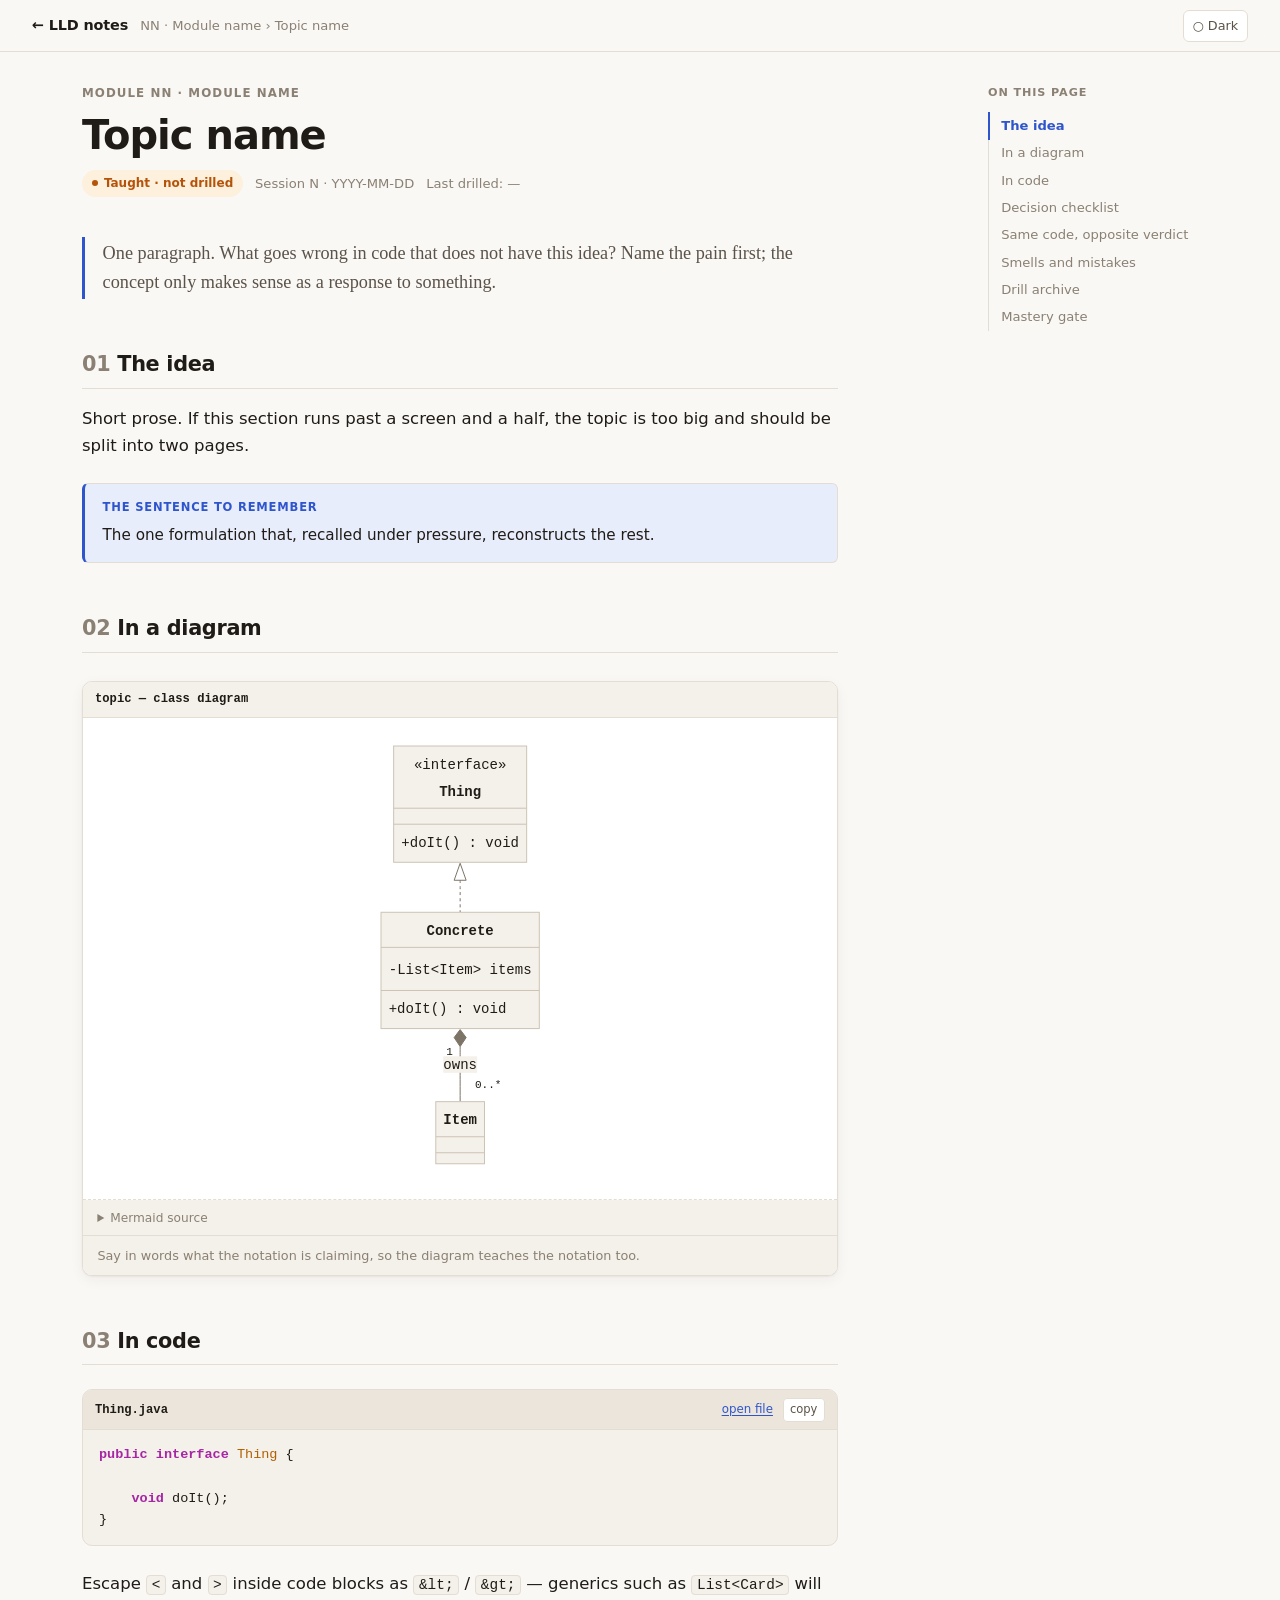
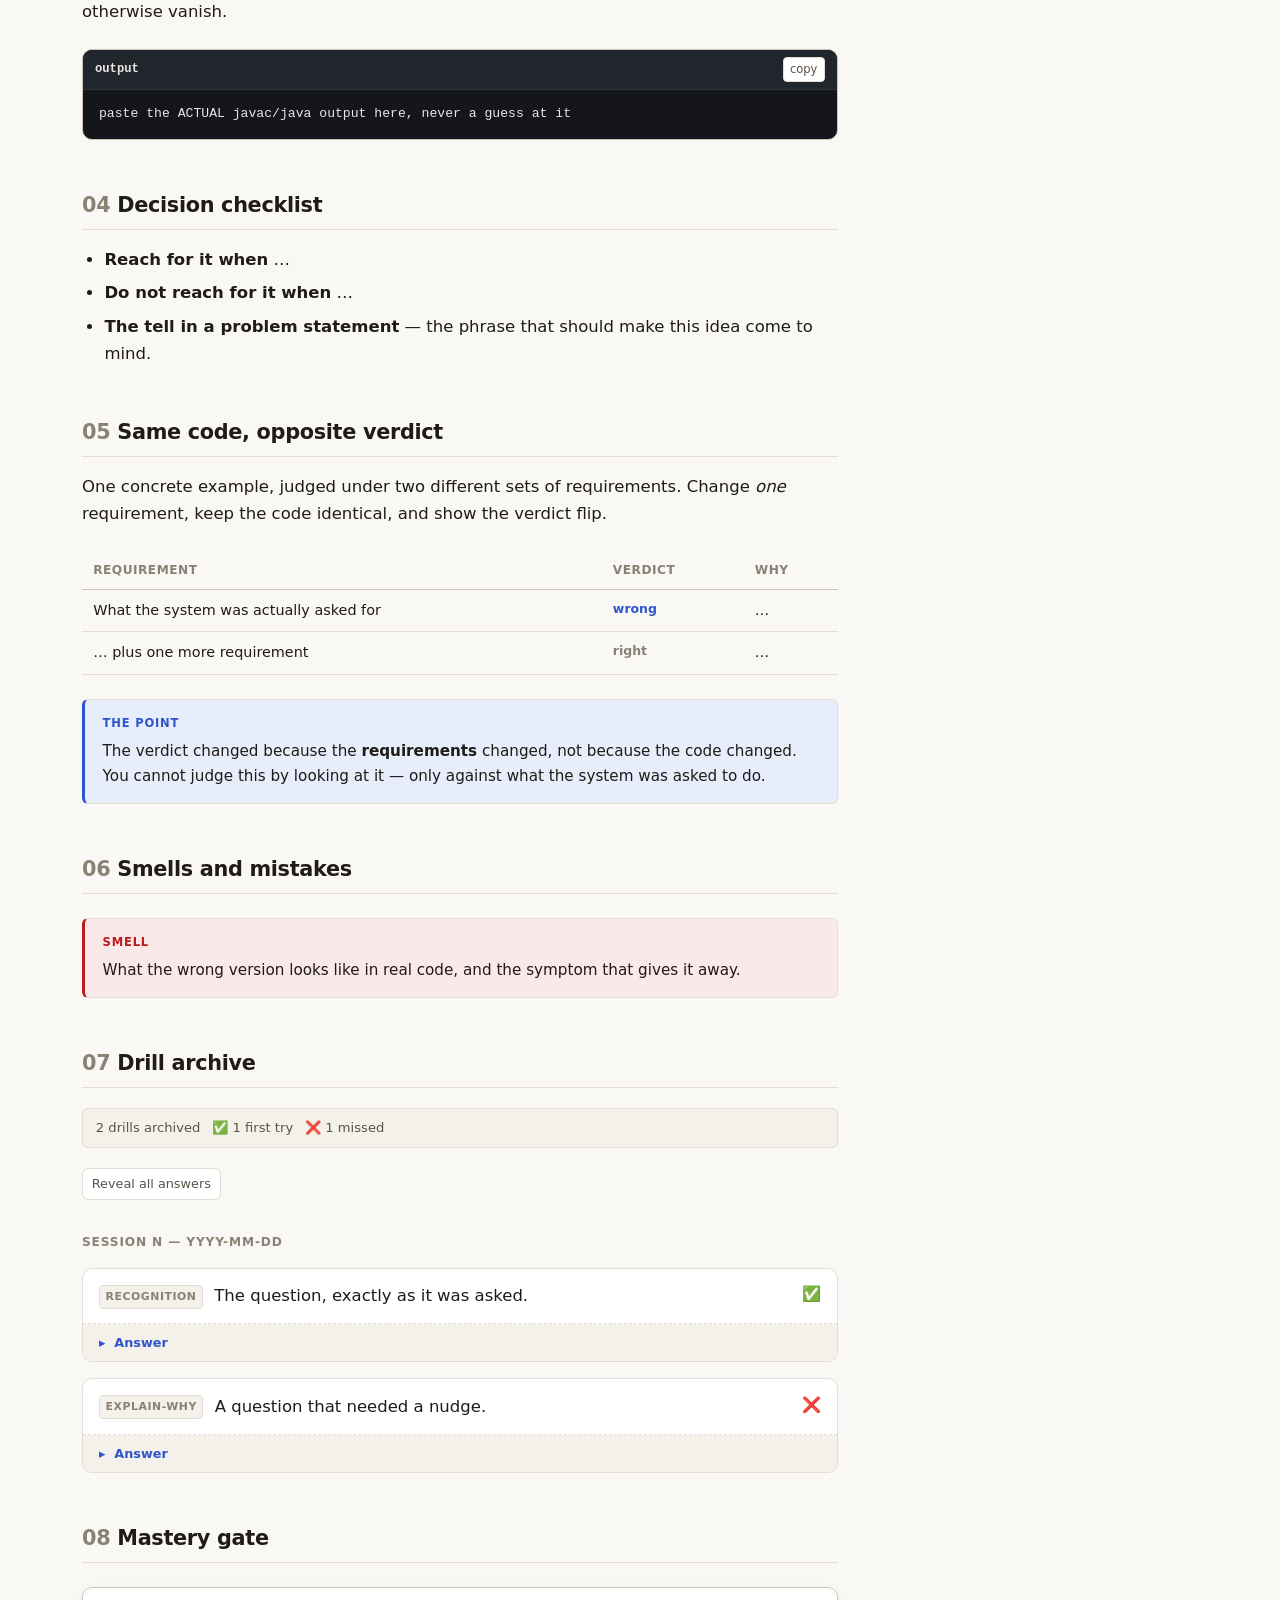
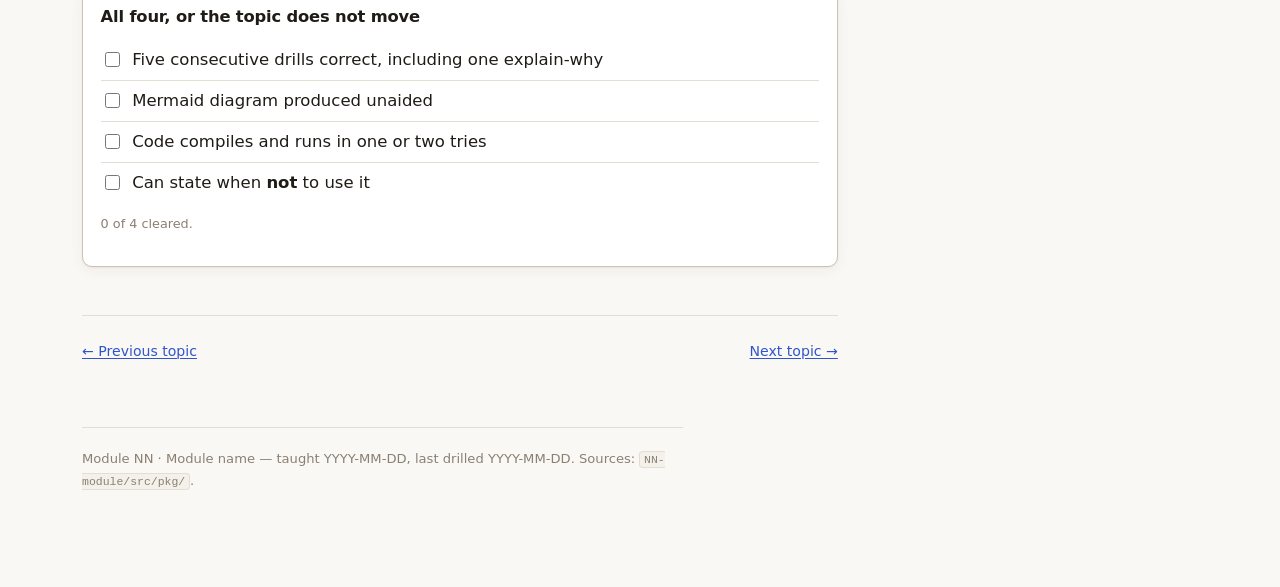
<file: interview-prep/system-design/_template/topic.html>
<!DOCTYPE html>
<!-- ============================================================
     TOPIC PAGE TEMPLATE

     Copy this file to <module-folder>/<topic-slug>.html and fill it in.
     Section order is fixed on purpose: once every page looks the same,
     finding things in forty pages costs nothing.

     Depth note: paths below assume the page sits ONE folder below the
     notes root (e.g. 05-solid/open-closed.html -> ../assets/...).
     For 06-patterns/behavioural/strategy.html use ../../assets/... .

     MERMAID GOTCHA: inside a .mermaid div, write << >> escaped as
     &lt;&lt;interface&gt;&gt; and arrows as --&gt; / &lt;|.. ,
     or the browser parses <interface> as an unknown HTML tag and the
     diagram silently loses the line. notes.js reads textContent, so the
     escaped form is what mermaid actually receives. Generics use tildes:
     List~Card~ renders as List<Card>.

     Status chip: chip-todo | chip-learning | chip-drilled | chip-mastered
     Drill result: data-result="ok" (first try) | "miss" (needed help)
     Drill tags:   recognition | recall | produce | translate | apply |
                   critique | flip | explain-why
     ============================================================ -->
<html lang="en">
<head>
<meta charset="utf-8">
<meta name="viewport" content="width=device-width, initial-scale=1">
<title>TOPIC NAME</title>
<link rel="stylesheet" href="../assets/notes.css">
</head>
<body>

<nav class="topbar">
  <a class="home" href="../index.html">&#8592; LLD notes</a>
  <span class="crumb">NN &middot; Module name &rsaquo; Topic name</span>
  <span class="spacer"></span>
  <button class="iconbtn" data-theme-toggle type="button">&#9675; Dark</button>
</nav>

<div class="wrap topic-layout">
<main class="content">

  <header class="page-head">
    <div class="eyebrow">Module NN &middot; Module name</div>
    <h1>Topic name</h1>
    <div class="meta-row">
      <span class="chip chip-learning">Taught &middot; not drilled</span>
      <span>Session N &middot; YYYY-MM-DD</span>
      <span>Last drilled: &mdash;</span>
    </div>
  </header>

  <!-- 2. WHY THIS EXISTS - the problem the concept solves, before the concept -->
  <div class="lede">
    <p>One paragraph. What goes wrong in code that does not have this idea? Name the pain first;
    the concept only makes sense as a response to something.</p>
  </div>

  <!-- 3. CONCEPT - deliberately small. One idea per page. -->
  <h2 id="the-idea"><span class="num">01</span> The idea</h2>

  <p>Short prose. If this section runs past a screen and a half, the topic is too big and should be
  split into two pages.</p>

  <div class="callout callout-key">
    <span class="label">The sentence to remember</span>
    <p>The one formulation that, recalled under pressure, reconstructs the rest.</p>
  </div>

  <!-- 4. DIAGRAM -->
  <h2 id="in-a-diagram"><span class="num">02</span> In a diagram</h2>

  <figure class="diagram">
    <div class="code-head"><span class="fname">topic &mdash; class diagram</span><span class="spacer"></span></div>
    <div class="mermaid" data-state="pending">
classDiagram
    class Thing {
        &lt;&lt;interface&gt;&gt;
        +doIt() void
    }

    class Concrete {
        -List~Item~ items
        +doIt() void
    }

    Thing &lt;|.. Concrete
    Concrete "1" *-- "0..*" Item : owns
    </div>
    <figcaption>Say in words what the notation is claiming, so the diagram teaches the notation too.</figcaption>
  </figure>

  <!-- 5. CODE - snippet here, runnable file in src/ -->
  <h2 id="in-code"><span class="num">03</span> In code</h2>

  <div class="code-block">
    <div class="code-head">
      <span class="fname">Thing.java</span>
      <span class="spacer"></span>
      <a href="src/pkg/Thing.java">open file</a>
    </div>
<pre><code class="language-java">public interface Thing {

    void doIt();
}</code></pre>
  </div>

  <p>Escape <code>&lt;</code> and <code>&gt;</code> inside code blocks as
  <code>&amp;lt;</code> / <code>&amp;gt;</code> &mdash; generics such as
  <code>List&lt;Card&gt;</code> will otherwise vanish.</p>

  <!-- Real output, when running it is the lesson -->
  <div class="term">
    <div class="code-head"><span class="fname">output</span><span class="spacer"></span></div>
<pre>paste the ACTUAL javac/java output here, never a guess at it</pre>
  </div>

  <!-- 6. DECISION CHECKLIST - the rules of thumb for using it under pressure -->
  <h2 id="decision-checklist"><span class="num">04</span> Decision checklist</h2>

  <ul>
    <li><strong>Reach for it when</strong> &hellip;</li>
    <li><strong>Do not reach for it when</strong> &hellip;</li>
    <li><strong>The tell in a problem statement</strong> &mdash; the phrase that should make this
    idea come to mind.</li>
  </ul>

  <!-- NEW: the same artifact, judged twice -->
  <h2 id="same-code-opposite-verdict"><span class="num">05</span> Same code, opposite verdict</h2>

  <p>One concrete example, judged under two different sets of requirements. Change <em>one</em>
  requirement, keep the code identical, and show the verdict flip.</p>

  <div class="table-wrap">
  <table class="compare">
    <thead><tr><th>Requirement</th><th>Verdict</th><th>Why</th></tr></thead>
    <tbody>
      <tr><td>What the system was actually asked for</td><td class="v-diff">wrong</td><td>&hellip;</td></tr>
      <tr><td>&hellip; plus one more requirement</td><td class="v-same">right</td><td>&hellip;</td></tr>
    </tbody>
  </table>
  </div>

  <div class="callout callout-key">
    <span class="label">The point</span>
    <p>The verdict changed because the <strong>requirements</strong> changed, not because the code
    changed. You cannot judge this by looking at it &mdash; only against what the system was asked
    to do.</p>
  </div>

  <!-- 7. SMELLS AND MISTAKES - what going wrong looks like -->
  <h2 id="smells-and-mistakes"><span class="num">06</span> Smells and mistakes</h2>

  <div class="callout callout-bad">
    <span class="label">Smell</span>
    <p>What the wrong version looks like in real code, and the symptom that gives it away.</p>
  </div>

  <!-- 8. DRILL ARCHIVE -->
  <h2 id="drill-archive"><span class="num">07</span> Drill archive</h2>

  <div class="drill-tally" data-drill-tally></div>
  <button class="iconbtn" data-reveal-all data-open="0" type="button">Reveal all answers</button>

  <p class="session-label">Session N &mdash; YYYY-MM-DD</p>

  <div class="drill" data-result="ok">
    <div class="drill-q">
      <span class="tag">recognition</span>
      <div class="qtext"><p>The question, exactly as it was asked.</p></div>
      <span class="mark" title="correct first try">&#9989;</span>
    </div>
    <details>
      <summary>Answer</summary>
      <div class="answer">
        <p>The answer, plus <em>why</em> &mdash; a bare answer is useless when re-drilling cold.</p>
      </div>
    </details>
  </div>

  <div class="drill" data-result="miss">
    <div class="drill-q">
      <span class="tag">explain-why</span>
      <div class="qtext"><p>A question that needed a nudge.</p></div>
      <span class="mark" title="needed help">&#10060;</span>
    </div>
    <details>
      <summary>Answer</summary>
      <div class="answer">
        <p>The answer, and a note on what the misunderstanding actually was &mdash; that note is the
        thing worth re-reading.</p>
      </div>
    </details>
  </div>

  <!-- 9. MASTERY GATE -->
  <h2 id="mastery-gate"><span class="num">08</span> Mastery gate</h2>

  <div class="gate">
    <h3>All four, or the topic does not move</h3>
    <ul>
      <li><input type="checkbox" id="m1"><label for="m1">Five consecutive drills correct, including one explain-why</label></li>
      <li><input type="checkbox" id="m2"><label for="m2">Mermaid diagram produced unaided</label></li>
      <li><input type="checkbox" id="m3"><label for="m3">Code compiles and runs in one or two tries</label></li>
      <li><input type="checkbox" id="m4"><label for="m4">Can state when <strong>not</strong> to use it</label></li>
    </ul>
    <p class="gate-state"></p>
  </div>

  <div class="pager">
    <a href="prev-topic.html">&#8592; Previous topic</a>
    <a href="next-topic.html">Next topic &#8594;</a>
  </div>

  <div class="footer">
    Module NN &middot; Module name &mdash; taught YYYY-MM-DD, last drilled YYYY-MM-DD.
    Sources: <code>NN-module/src/pkg/</code>.
  </div>

</main>
<aside class="toc" data-toc></aside>
</div>

<script src="../assets/mermaid.min.js"></script>
<script src="../assets/notes.js"></script>
</body>
</html>
</file>
<file: interview-prep/system-design/assets/notes.css>
/* ============================================================
   LLD notes - shared stylesheet
   One file for every page. Light + dark. No build step.
   ============================================================ */

:root {
  --bg:            #faf8f5;
  --surface:       #ffffff;
  --surface-2:     #f4f0ea;
  --surface-3:     #ebe5dc;
  --border:        #e4ddd3;
  --border-strong: #cdc3b5;
  --text:          #1f1b16;
  --text-2:        #5b5349;
  --text-3:        #8a8073;
  --accent:        #2f55cc;
  --accent-line:   #a9bcf0;
  --accent-soft:   #e8edfc;

  --ok:            #15803d;
  --ok-soft:       #e3f5e8;
  --warn:          #b45309;
  --warn-soft:     #fdf0dc;
  --bad:           #b91c1c;
  --bad-soft:      #fbe8e8;
  --info:          #2563eb;
  --info-soft:     #e6eefc;

  --tok-key: #a626a4;
  --tok-str: #0a7d48;
  --tok-typ: #b36000;
  --tok-ann: #4078f2;
  --tok-num: #986801;

  --font-sans:  -apple-system, BlinkMacSystemFont, "Segoe UI Variable Text", "Segoe UI", system-ui, sans-serif;
  --font-serif: "Iowan Old Style", "Palatino Linotype", Georgia, serif;
  --font-mono:  "Cascadia Code", "Cascadia Mono", Consolas, "SF Mono", Menlo, monospace;

  --radius:   10px;
  --radius-s: 6px;
  --shadow:   0 1px 2px rgba(31, 27, 22, .05), 0 4px 14px rgba(31, 27, 22, .05);
  --measure:  72ch;
}

/* dark palette, shared by the auto and the explicit case */
@media (prefers-color-scheme: dark) {
  :root:not([data-theme="light"]) {
    --bg:            #14161b;
    --surface:       #1a1d23;
    --surface-2:     #21252c;
    --surface-3:     #2a2f38;
    --border:        #2d333d;
    --border-strong: #414957;
    --text:          #e9e7e4;
    --text-2:        #a8afba;
    --text-3:        #79818e;
    --accent:        #8fb0ff;
    --accent-line:   #3b4a6e;
    --accent-soft:   #1e2740;

    --ok:            #6ee7a0;
    --ok-soft:       #14271c;
    --warn:          #fbbf52;
    --warn-soft:     #2b2113;
    --bad:           #fca5a5;
    --bad-soft:      #2c1818;
    --info:          #93b4fd;
    --info-soft:     #1a2338;

    --tok-key: #d9a2f5;
    --tok-str: #8ddba4;
    --tok-typ: #f0b67a;
    --tok-ann: #8fb0ff;
    --tok-num: #e5c07b;

    --shadow: 0 1px 2px rgba(0, 0, 0, .3), 0 4px 14px rgba(0, 0, 0, .25);
  }
}

:root[data-theme="dark"] {
  --bg:            #14161b;
  --surface:       #1a1d23;
  --surface-2:     #21252c;
  --surface-3:     #2a2f38;
  --border:        #2d333d;
  --border-strong: #414957;
  --text:          #e9e7e4;
  --text-2:        #a8afba;
  --text-3:        #79818e;
  --accent:        #8fb0ff;
  --accent-line:   #3b4a6e;
  --accent-soft:   #1e2740;

  --ok:            #6ee7a0;
  --ok-soft:       #14271c;
  --warn:          #fbbf52;
  --warn-soft:     #2b2113;
  --bad:           #fca5a5;
  --bad-soft:      #2c1818;
  --info:          #93b4fd;
  --info-soft:     #1a2338;

  --tok-key: #d9a2f5;
  --tok-str: #8ddba4;
  --tok-typ: #f0b67a;
  --tok-ann: #8fb0ff;
  --tok-num: #e5c07b;

  --shadow: 0 1px 2px rgba(0, 0, 0, .3), 0 4px 14px rgba(0, 0, 0, .25);
}

* { box-sizing: border-box; }

html {
  -webkit-text-size-adjust: 100%;
  scroll-padding-top: 5rem;
}

@media (prefers-reduced-motion: no-preference) {
  html { scroll-behavior: smooth; }
}

body {
  margin: 0;
  background: var(--bg);
  color: var(--text);
  font-family: var(--font-sans);
  font-size: 16.5px;
  line-height: 1.65;
  -webkit-font-smoothing: antialiased;
}

/* ---------- top bar ---------- */

.topbar {
  position: sticky;
  top: 0;
  z-index: 50;
  display: flex;
  align-items: center;
  gap: .75rem;
  padding: .6rem clamp(1rem, 4vw, 2rem);
  background: var(--bg);
  border-bottom: 1px solid var(--border);
}

@supports (backdrop-filter: blur(10px)) {
  .topbar {
    background: color-mix(in srgb, var(--bg) 85%, transparent);
    backdrop-filter: blur(10px);
  }
}

.topbar .home {
  font-weight: 650;
  font-size: .9rem;
  color: var(--text);
  text-decoration: none;
  letter-spacing: -.01em;
  white-space: nowrap;
}
.topbar .home:hover { color: var(--accent); }

.topbar .crumb {
  font-size: .82rem;
  color: var(--text-3);
  min-width: 0;
  overflow: hidden;
  text-overflow: ellipsis;
  white-space: nowrap;
}
.topbar .spacer { flex: 1; }

.iconbtn {
  display: inline-flex;
  align-items: center;
  justify-content: center;
  gap: .35rem;
  height: 32px;
  min-width: 32px;
  padding: 0 .55rem;
  font: inherit;
  font-size: .8rem;
  color: var(--text-2);
  background: var(--surface);
  border: 1px solid var(--border);
  border-radius: var(--radius-s);
  cursor: pointer;
}
.iconbtn:hover { color: var(--text); border-color: var(--border-strong); }

/* ---------- page shell ---------- */

.wrap {
  max-width: 1180px;
  margin: 0 auto;
  padding: 2rem clamp(1rem, 4vw, 2rem) 6rem;
}

.topic-layout { display: block; }

@media (min-width: 1040px) {
  .topic-layout {
    display: grid;
    grid-template-columns: minmax(0, 1fr) 210px;
    gap: 3rem;
    align-items: start;
  }
}

.content { min-width: 0; max-width: var(--measure); }

/* ---------- page header ---------- */

.page-head { margin-bottom: 2.5rem; }

.eyebrow {
  font-size: .74rem;
  font-weight: 650;
  letter-spacing: .09em;
  text-transform: uppercase;
  color: var(--text-3);
  margin-bottom: .5rem;
}

h1 {
  font-size: clamp(1.75rem, 4.5vw, 2.5rem);
  line-height: 1.15;
  letter-spacing: -.025em;
  font-weight: 680;
  margin: 0 0 .75rem;
}

.meta-row {
  display: flex;
  flex-wrap: wrap;
  align-items: center;
  gap: .5rem .75rem;
  font-size: .82rem;
  color: var(--text-3);
}

/* ---------- status chips ---------- */

.chip {
  display: inline-flex;
  align-items: center;
  gap: .38rem;
  padding: .18rem .55rem;
  font-size: .75rem;
  font-weight: 600;
  border-radius: 100px;
  border: 1px solid transparent;
  white-space: nowrap;
}
.chip::before {
  content: "";
  width: 6px;
  height: 6px;
  border-radius: 50%;
  background: currentColor;
}
.chip-todo     { color: var(--text-3); background: var(--surface-2); border-color: var(--border); }
.chip-learning { color: var(--warn);   background: var(--warn-soft); }
.chip-drilled  { color: var(--info);   background: var(--info-soft); }
.chip-mastered { color: var(--ok);     background: var(--ok-soft); }

/* ---------- prose ---------- */

h2 {
  font-size: 1.3rem;
  font-weight: 660;
  letter-spacing: -.015em;
  margin: 3rem 0 1rem;
  padding-bottom: .4rem;
  border-bottom: 1px solid var(--border);
  scroll-margin-top: 5rem;
}
h2 .num {
  display: inline-block;
  min-width: 1.5rem;
  color: var(--text-3);
  font-variant-numeric: tabular-nums;
  font-weight: 600;
}

h3 {
  font-size: 1.02rem;
  font-weight: 650;
  margin: 2rem 0 .6rem;
  letter-spacing: -.01em;
}

p { margin: 0 0 1rem; }

a { color: var(--accent); text-decoration-thickness: 1px; text-underline-offset: 2px; }

strong { font-weight: 650; }

ul, ol { margin: 0 0 1rem; padding-left: 1.4rem; }
li { margin-bottom: .4rem; }
li > ul, li > ol { margin-top: .4rem; }

hr { border: 0; border-top: 1px solid var(--border); margin: 2.5rem 0; }

code {
  font-family: var(--font-mono);
  font-size: .875em;
  background: var(--surface-2);
  border: 1px solid var(--border);
  border-radius: 4px;
  padding: .08em .32em;
  word-break: break-word;
}

/* the opening "why this exists" lede */
.lede {
  font-family: var(--font-serif);
  font-size: 1.14rem;
  line-height: 1.6;
  color: var(--text-2);
  border-left: 3px solid var(--accent);
  padding: .1rem 0 .1rem 1.1rem;
  margin: 0 0 1.5rem;
}
.lede p:last-child { margin-bottom: 0; }

/* ---------- callouts ---------- */

.callout {
  border: 1px solid var(--border);
  border-left: 3px solid var(--text-3);
  border-radius: var(--radius-s);
  background: var(--surface);
  padding: .9rem 1.1rem;
  margin: 1.5rem 0;
  font-size: .95rem;
}
.callout > :first-child { margin-top: 0; }
.callout > :last-child { margin-bottom: 0; }
.callout .label {
  display: block;
  font-size: .72rem;
  font-weight: 700;
  letter-spacing: .07em;
  text-transform: uppercase;
  margin-bottom: .35rem;
}
.callout-key  { border-left-color: var(--accent); background: var(--accent-soft); }
.callout-key .label { color: var(--accent); }
.callout-warn { border-left-color: var(--warn); background: var(--warn-soft); }
.callout-warn .label { color: var(--warn); }
.callout-bad  { border-left-color: var(--bad); background: var(--bad-soft); }
.callout-bad .label { color: var(--bad); }
.callout-ok   { border-left-color: var(--ok); background: var(--ok-soft); }
.callout-ok .label { color: var(--ok); }

/* ---------- code blocks ---------- */

.code-block {
  margin: 1.5rem 0;
  border: 1px solid var(--border);
  border-radius: var(--radius);
  overflow: hidden;
  background: var(--surface-2);
}

.code-head {
  display: flex;
  align-items: center;
  gap: .6rem;
  padding: .45rem .75rem;
  background: var(--surface-3);
  border-bottom: 1px solid var(--border);
  font-size: .76rem;
  color: var(--text-2);
}
.code-head .fname { font-family: var(--font-mono); font-weight: 600; color: var(--text); }
.code-head .spacer { flex: 1; }
.code-head a { font-size: .74rem; }

.code-block pre {
  margin: 0;
  padding: .9rem 1rem;
  overflow-x: auto;
  font-family: var(--font-mono);
  font-size: .845rem;
  line-height: 1.6;
  tab-size: 2;
}
.code-block pre code {
  background: none;
  border: 0;
  padding: 0;
  font-size: inherit;
  white-space: pre;
}

.copy-btn {
  font: inherit;
  font-size: .72rem;
  color: var(--text-2);
  background: var(--surface);
  border: 1px solid var(--border);
  border-radius: 4px;
  padding: .1rem .4rem;
  cursor: pointer;
}
.copy-btn:hover { color: var(--text); border-color: var(--border-strong); }

/* minimal java syntax colouring, applied by notes.js */
.tok-key { color: var(--tok-key); font-weight: 600; }
.tok-str { color: var(--tok-str); }
.tok-com { color: var(--text-3); font-style: italic; }
.tok-typ { color: var(--tok-typ); }
.tok-ann { color: var(--tok-ann); }
.tok-num { color: var(--tok-num); }

/* terminal output - fixed dark, it is a terminal */
.term {
  margin: 1.5rem 0;
  border-radius: var(--radius);
  border: 1px solid var(--border-strong);
  background: #14161b;
  color: #e9e7e4;
  overflow: hidden;
}
.term .code-head {
  background: #21252c;
  border-color: #2d333d;
  color: #a8afba;
}
.term .code-head .fname { color: #e9e7e4; }
.term pre {
  margin: 0;
  padding: .9rem 1rem;
  overflow-x: auto;
  font-family: var(--font-mono);
  font-size: .82rem;
  line-height: 1.55;
}

/* ---------- mermaid ---------- */

.diagram {
  margin: 1.75rem 0;
  border: 1px solid var(--border);
  border-radius: var(--radius);
  background: var(--surface);
  box-shadow: var(--shadow);
  overflow: hidden;
}
.diagram .code-head { background: var(--surface-2); }
.diagram figcaption {
  padding: .55rem .9rem;
  border-top: 1px solid var(--border);
  font-size: .8rem;
  color: var(--text-3);
  background: var(--surface-2);
}
/* Diagrams keep their natural size and pan sideways instead of scaling to
   fit. Shrink-to-fit looks tidy on a desktop and is useless on a phone: a
   700px class diagram squeezed into 317px renders its labels at ~6px. */
.mermaid {
  padding: 1.25rem .75rem;
  text-align: center;
  overflow-x: auto;
  -webkit-overflow-scrolling: touch;
  overscroll-behavior-x: contain;
}
.mermaid svg { height: auto; }

.pan-hint {
  color: var(--accent);
  font-weight: 600;
  white-space: nowrap;
}
@media (min-width: 700px) {
  .pan-hint { font-weight: 500; color: var(--text-3); }
}

/* Prose is capped at 72ch for readability, but a diagram is not prose. On a
   wide screen let it spill into the gutter that the text column leaves
   unused, rather than scrolling inside a narrow box for the sake of 40px.
   The vw term keeps it clear of the sticky TOC rail at every width. */
@media (min-width: 1040px) {
  .diagram {
    width: max-content;
    min-width: 100%;
    max-width: min(880px, calc(100vw - 21rem));
  }
}
.mermaid[data-state="pending"],
.mermaid[data-state="failed"] {
  color: var(--text-3);
  font-size: .85rem;
  font-family: var(--font-mono);
}
.mermaid-src { border-top: 1px dashed var(--border); }
.mermaid-src summary {
  padding: .45rem .9rem;
  font-size: .76rem;
  color: var(--text-3);
  cursor: pointer;
  background: var(--surface-2);
}
.mermaid-src pre {
  margin: 0;
  padding: .75rem .9rem;
  background: var(--surface-2);
  font-family: var(--font-mono);
  font-size: .8rem;
  overflow-x: auto;
}

/* ---------- step list, the process pipeline ---------- */

.steps { list-style: none; padding: 0; margin: 1.5rem 0; counter-reset: step; }
.steps > li {
  position: relative;
  counter-increment: step;
  padding: 0 0 1.5rem 2.75rem;
  margin: 0;
  border-left: 2px solid var(--border);
}
.steps > li:last-child { border-left-color: transparent; padding-bottom: 0; }
.steps > li::before {
  content: counter(step);
  position: absolute;
  left: -14px;
  top: 0;
  width: 26px;
  height: 26px;
  display: grid;
  place-items: center;
  font-size: .76rem;
  font-weight: 700;
  font-variant-numeric: tabular-nums;
  color: var(--accent);
  background: var(--accent-soft);
  border: 1px solid var(--accent-line);
  border-radius: 50%;
}
.steps > li > .step-name {
  display: block;
  font-weight: 650;
  margin-bottom: .2rem;
  letter-spacing: -.01em;
}
.steps > li > .step-name .ask {
  font-weight: 400;
  color: var(--text-3);
  font-size: .9em;
}

/* ---------- drills ---------- */

.drill {
  border: 1px solid var(--border);
  border-radius: var(--radius);
  background: var(--surface);
  margin: 1rem 0;
  overflow: hidden;
}
.drill-q {
  display: flex;
  gap: .7rem;
  padding: .85rem 1rem;
  align-items: flex-start;
}
.drill-q .tag {
  flex: none;
  font-size: .68rem;
  font-weight: 700;
  letter-spacing: .05em;
  text-transform: uppercase;
  color: var(--text-3);
  background: var(--surface-2);
  border: 1px solid var(--border);
  border-radius: 4px;
  padding: .12rem .35rem;
  margin-top: .15rem;
  white-space: nowrap;
}
.drill-q .qtext { min-width: 0; flex: 1; }
.drill-q .qtext > :first-child { margin-top: 0; }
.drill-q .qtext > :last-child { margin-bottom: 0; }
.drill-q .mark { flex: none; font-size: .95rem; }

.drill details { border-top: 1px dashed var(--border); }
.drill details summary {
  padding: .5rem 1rem;
  font-size: .8rem;
  font-weight: 600;
  color: var(--accent);
  cursor: pointer;
  background: var(--surface-2);
  list-style: none;
}
.drill details summary::-webkit-details-marker { display: none; }
.drill details summary::before { content: "\25B8\00a0\00a0"; }
.drill details[open] summary::before { content: "\25BE\00a0\00a0"; }
.drill details[open] summary { color: var(--text-2); }
.drill .answer {
  padding: .9rem 1rem;
  font-size: .95rem;
  background: var(--surface);
}
.drill .answer > :first-child { margin-top: 0; }
.drill .answer > :last-child { margin-bottom: 0; }

.drill-tally {
  display: flex;
  align-items: center;
  gap: .75rem;
  flex-wrap: wrap;
  font-size: .82rem;
  color: var(--text-2);
  background: var(--surface-2);
  border: 1px solid var(--border);
  border-radius: var(--radius-s);
  padding: .5rem .8rem;
  margin: 1.25rem 0;
}

.session-label {
  font-size: .76rem;
  font-weight: 700;
  letter-spacing: .07em;
  text-transform: uppercase;
  color: var(--text-3);
  margin: 2rem 0 .75rem;
}

/* ---------- checklists / mastery gate ---------- */

.gate {
  border: 1px solid var(--border-strong);
  border-radius: var(--radius);
  background: var(--surface);
  padding: 1rem 1.1rem;
  margin: 1.5rem 0;
  box-shadow: var(--shadow);
}
.gate h3 { margin-top: 0; }
.gate ul { list-style: none; padding: 0; margin: 0; }
.gate li {
  display: flex;
  gap: .6rem;
  align-items: flex-start;
  padding: .4rem 0;
  border-bottom: 1px solid var(--border);
  margin: 0;
}
.gate li:last-child { border-bottom: 0; }
.gate input[type="checkbox"] {
  margin-top: .35rem;
  width: 15px;
  height: 15px;
  accent-color: var(--ok);
  flex: none;
  cursor: pointer;
}
.gate label { cursor: pointer; }
.gate li.done label { color: var(--text-3); text-decoration: line-through; }
.gate-state { font-size: .8rem; color: var(--text-3); margin-top: .6rem; }

/* ---------- tables ---------- */

.table-wrap { overflow-x: auto; margin: 1.5rem 0; }
table { width: 100%; border-collapse: collapse; font-size: .9rem; }
th, td {
  text-align: left;
  padding: .55rem .7rem;
  border-bottom: 1px solid var(--border);
  vertical-align: top;
}
th {
  font-size: .76rem;
  font-weight: 700;
  letter-spacing: .04em;
  text-transform: uppercase;
  color: var(--text-3);
  border-bottom: 1px solid var(--border-strong);
  white-space: nowrap;
}
tbody tr:hover { background: var(--surface-2); }

/* Comparison tables: the verdict sits in column 2, not last, so the column
   the table exists for survives a narrow screen without scrolling. */
.compare td.v-same,
.compare td.v-diff {
  font-size: .78rem;
  font-weight: 650;
  white-space: nowrap;
}
.compare td.v-same { color: var(--text-3); }
.compare td.v-diff { color: var(--accent); }
.compare tr.row-diff { background: var(--accent-soft); }
.compare tr.row-diff:hover { background: var(--accent-soft); }

/* ---------- on-page TOC ---------- */

.toc {
  display: none;
  position: sticky;
  top: 4.5rem;
  font-size: .82rem;
}
@media (min-width: 1040px) { .toc { display: block; } }
.toc .toc-title {
  font-size: .7rem;
  font-weight: 700;
  letter-spacing: .08em;
  text-transform: uppercase;
  color: var(--text-3);
  margin-bottom: .6rem;
}
.toc ol { list-style: none; margin: 0; padding: 0; border-left: 1px solid var(--border); }
.toc li { margin: 0; }
.toc a {
  display: block;
  padding: .3rem 0 .3rem .7rem;
  margin-left: -1px;
  border-left: 2px solid transparent;
  color: var(--text-3);
  text-decoration: none;
  line-height: 1.35;
}
.toc a:hover { color: var(--text); }
.toc a.active { color: var(--accent); border-left-color: var(--accent); font-weight: 600; }

/* ---------- index page: curriculum map ---------- */

.hero { margin-bottom: 2.5rem; max-width: var(--measure); }
.hero p { color: var(--text-2); font-size: 1.02rem; }

.searchwrap { margin: 0 0 2rem; max-width: 420px; }
#topicSearch {
  width: 100%;
  font: inherit;
  font-size: .92rem;
  padding: .55rem .8rem;
  color: var(--text);
  background: var(--surface);
  border: 1px solid var(--border-strong);
  border-radius: var(--radius-s);
}
#topicSearch:focus { outline: 2px solid var(--accent); outline-offset: 1px; }
.search-empty { display: none; color: var(--text-3); font-size: .9rem; }

.module {
  margin-bottom: 2.25rem;
  border: 1px solid var(--border);
  border-radius: var(--radius);
  background: var(--surface);
  overflow: hidden;
}
.module > header {
  display: flex;
  align-items: baseline;
  gap: .7rem;
  flex-wrap: wrap;
  padding: .85rem 1.1rem;
  background: var(--surface-2);
  border-bottom: 1px solid var(--border);
}
.module > header .mnum {
  font-family: var(--font-mono);
  font-size: .8rem;
  font-weight: 700;
  color: var(--accent);
}
.module > header h2 {
  margin: 0;
  padding: 0;
  border: 0;
  font-size: 1.05rem;
}
.module > header .mnote { font-size: .8rem; color: var(--text-3); flex: 1 1 100%; }

.topics { list-style: none; margin: 0; padding: 0; }
.topics > li { border-bottom: 1px solid var(--border); margin: 0; }
.topics > li:last-child { border-bottom: 0; }
.topics a,
.topics .pending {
  display: flex;
  align-items: center;
  gap: .75rem;
  padding: .65rem 1.1rem;
  text-decoration: none;
  color: var(--text);
  font-size: .92rem;
}
.topics a:hover { background: var(--accent-soft); }
.topics .pending { color: var(--text-3); cursor: default; }
.topics .tname { flex: 1; min-width: 0; }
.topics .tnote { font-size: .8rem; color: var(--text-3); }

/* ---------- misc ---------- */

.kbd {
  font-family: var(--font-mono);
  font-size: .78em;
  background: var(--surface-2);
  border: 1px solid var(--border-strong);
  border-bottom-width: 2px;
  border-radius: 4px;
  padding: .05em .3em;
}

.muted { color: var(--text-3); }
.nowrap { white-space: nowrap; }

.footer {
  max-width: var(--measure);
  margin-top: 4rem;
  padding-top: 1.25rem;
  border-top: 1px solid var(--border);
  font-size: .82rem;
  color: var(--text-3);
}

.pager {
  display: flex;
  justify-content: space-between;
  gap: 1rem;
  margin-top: 3rem;
  padding-top: 1.5rem;
  border-top: 1px solid var(--border);
  font-size: .88rem;
}

@media print {
  .topbar, .toc, .copy-btn, .iconbtn { display: none !important; }
  body { background: #fff; color: #000; font-size: 11pt; }
  .drill details summary { display: none; }
  .drill details .answer { display: block; }
  a { color: #000; }
}
</file>
